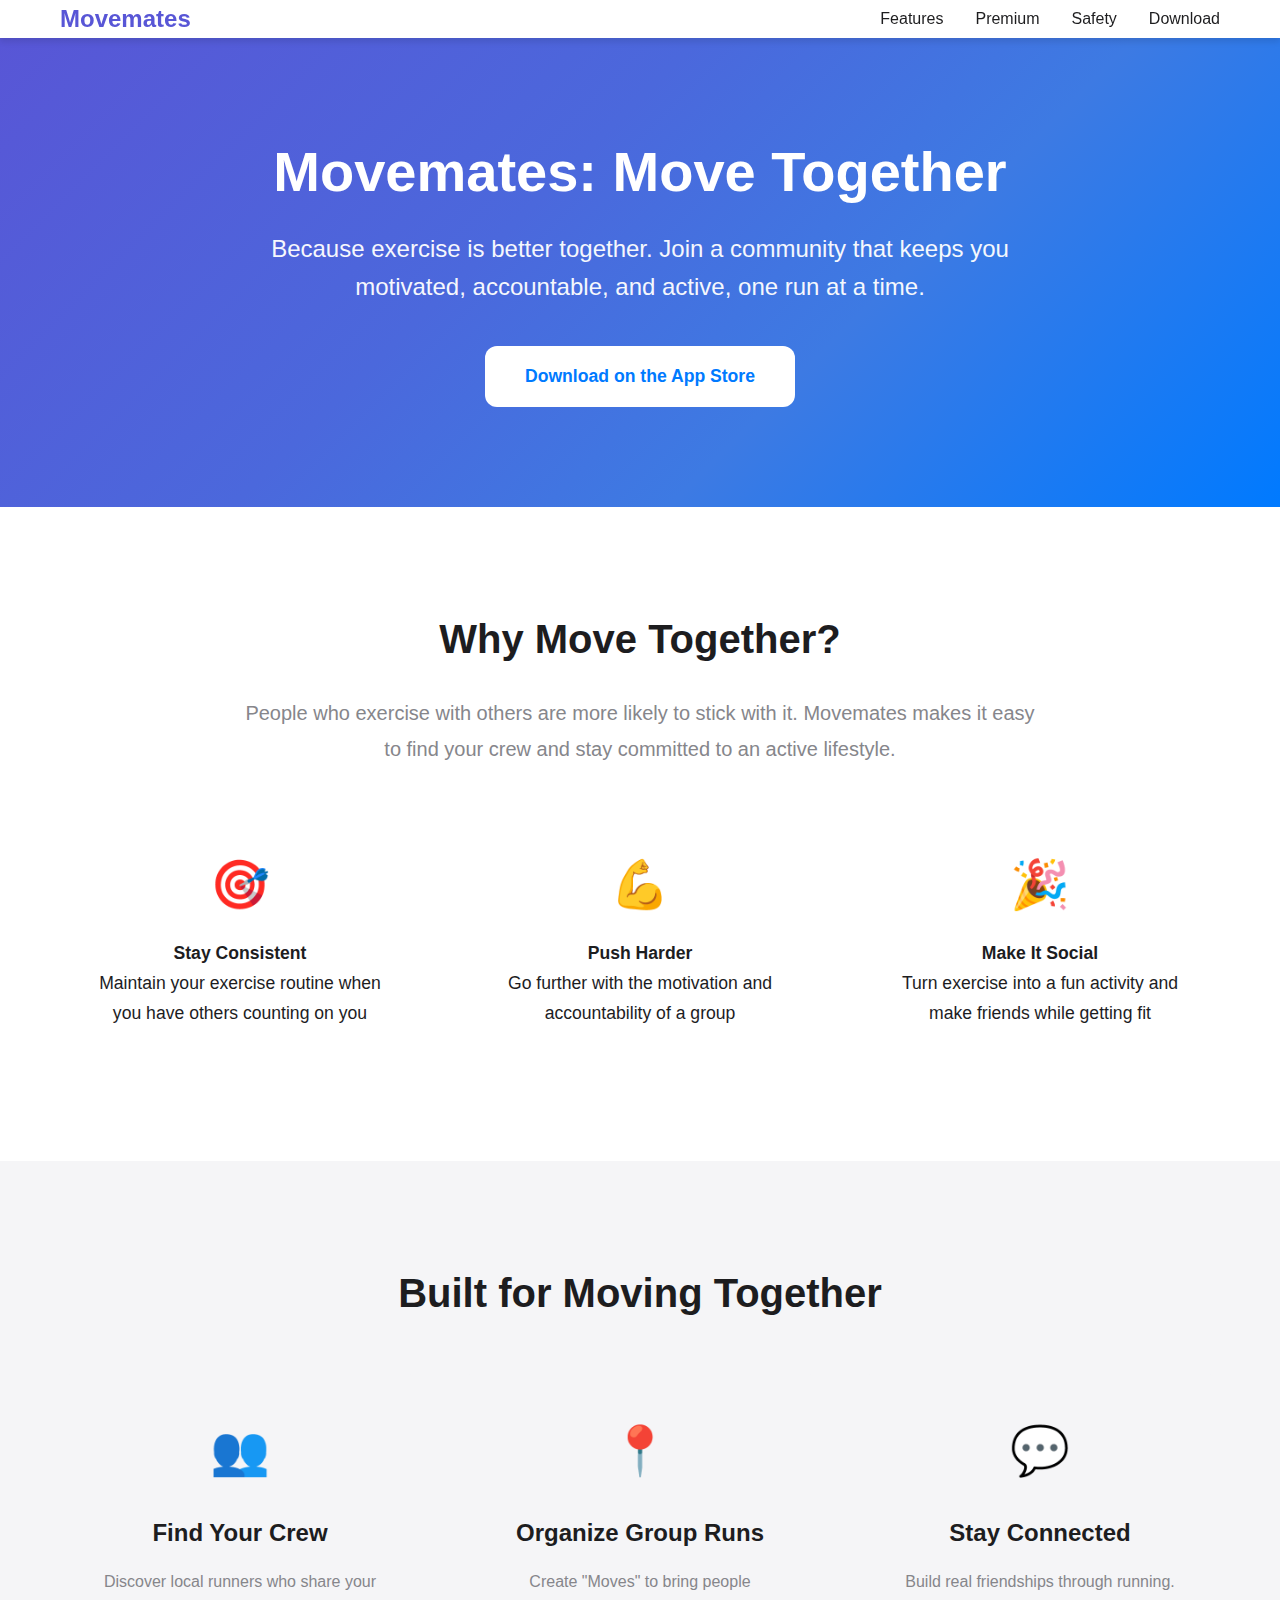
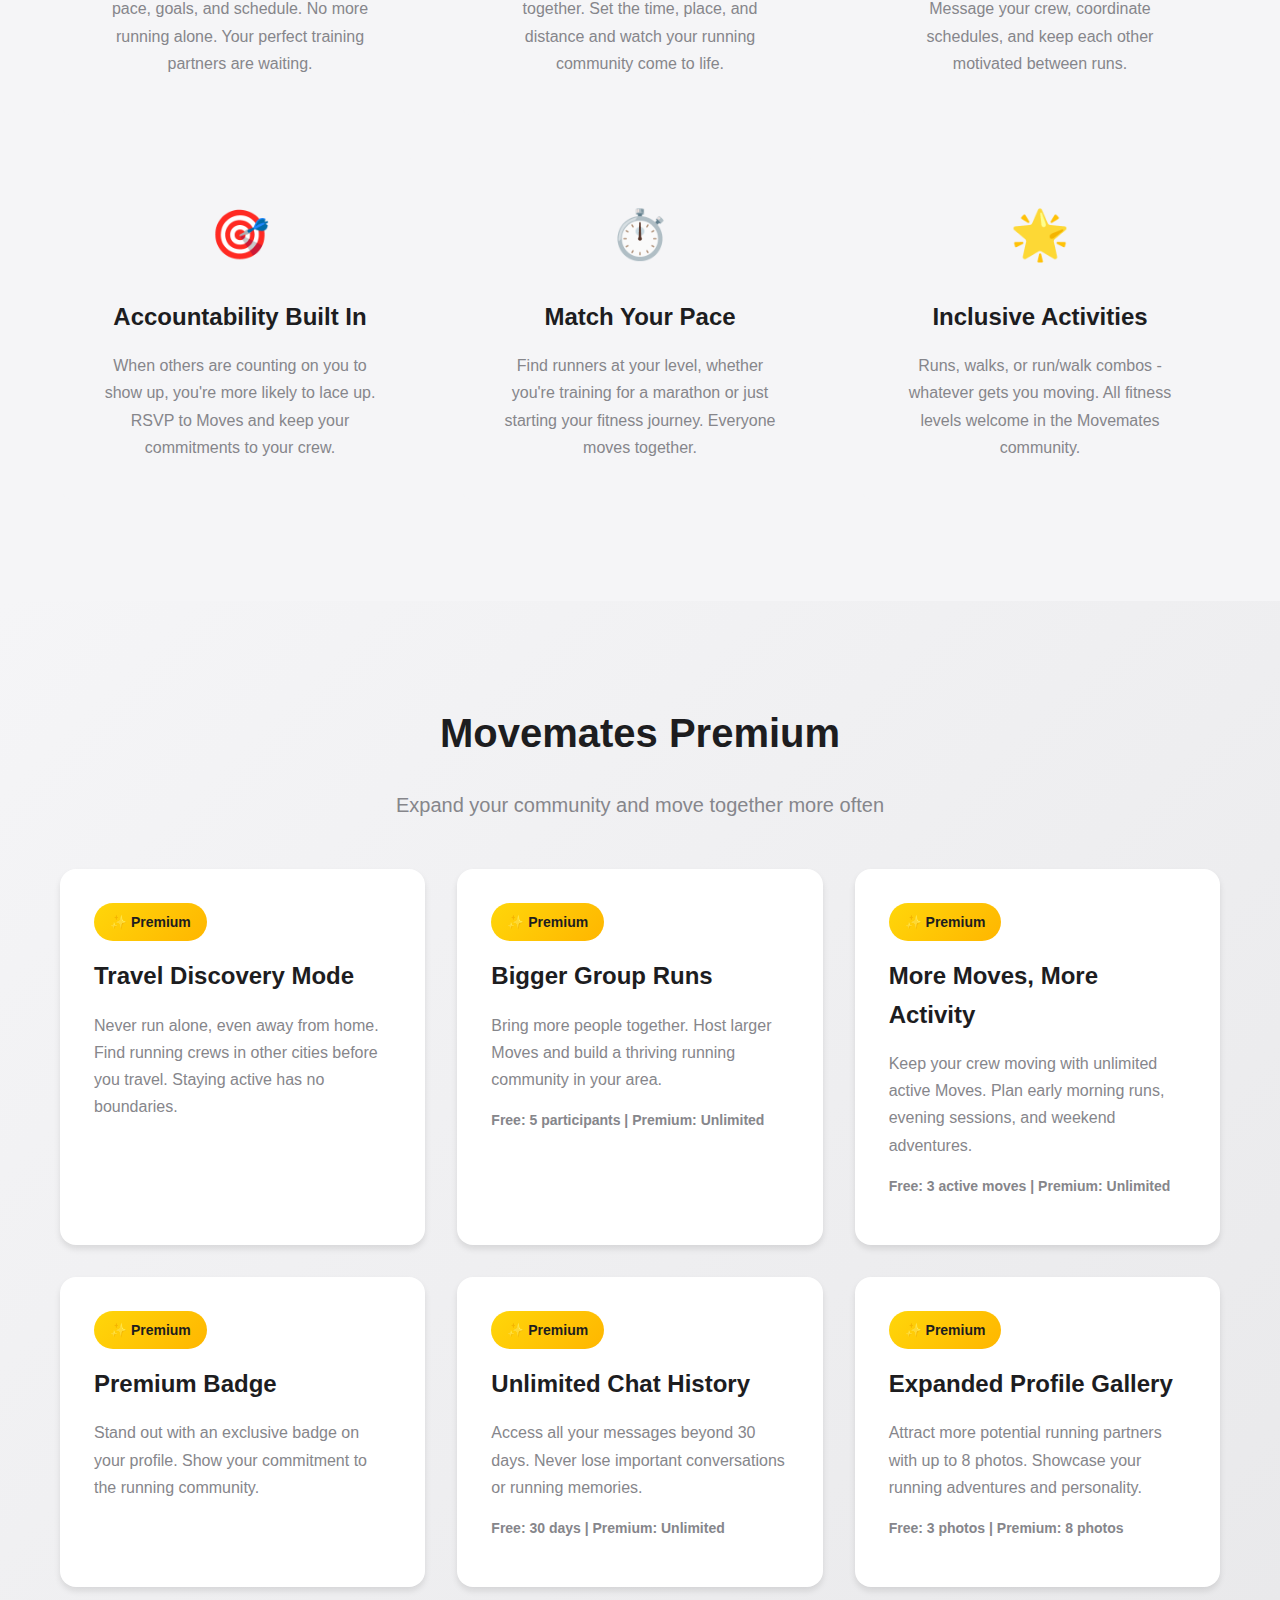
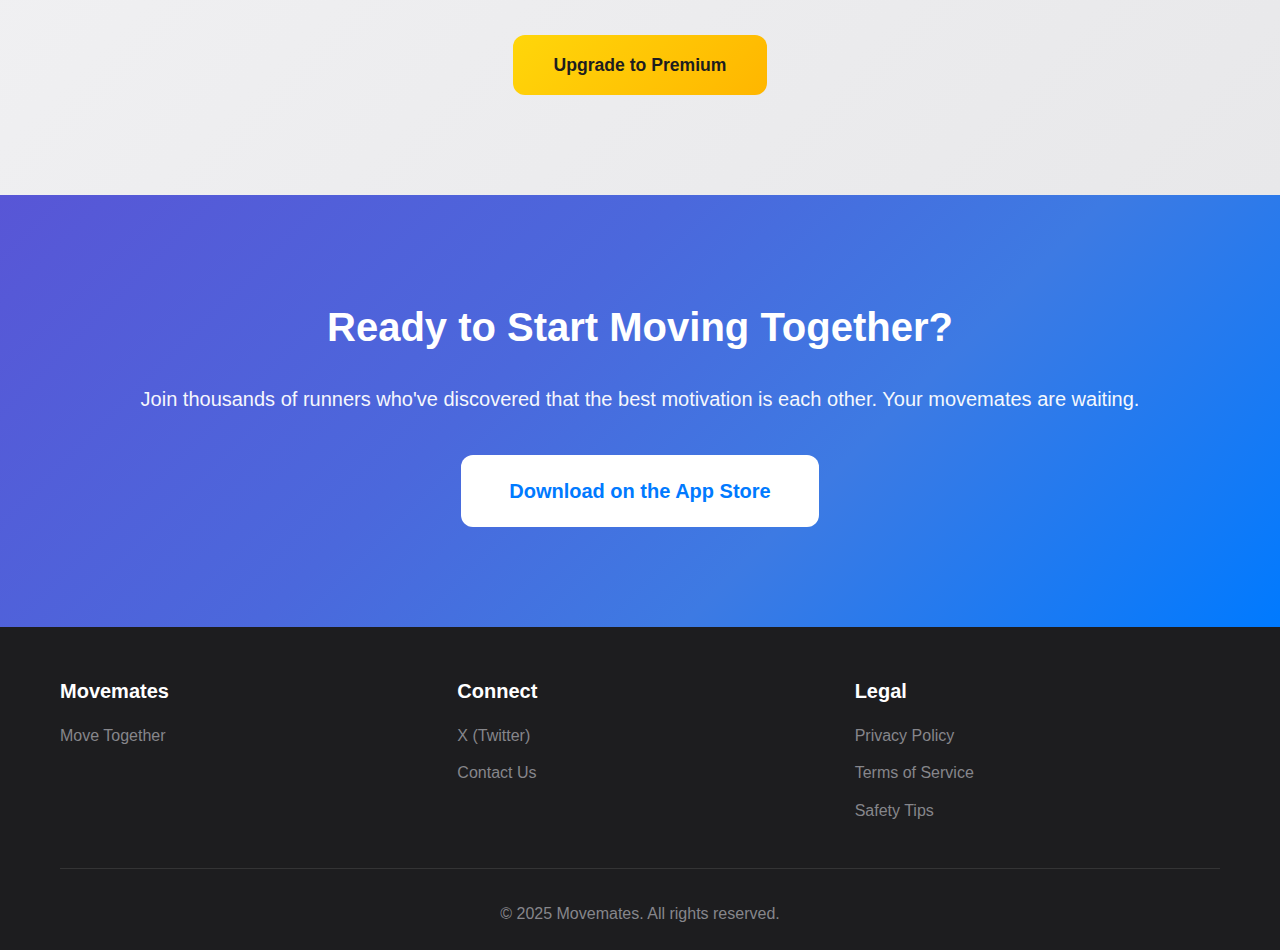
<file: index.html>
<!DOCTYPE html>
<html lang="en">
<head>
    <meta charset="UTF-8">
    <meta name="viewport" content="width=device-width, initial-scale=1.0">
    <title>Movemates - Move Together, Stay Active</title>
    <meta name="description" content="Exercise is better together. Connect with local runners, stay motivated, and build an active lifestyle through community. Move together with Movemates.">
    <link rel="stylesheet" href="styles.css">
</head>
<body>
    <!-- Header -->
    <header>
        <nav class="container">
            <a href="index.html" class="logo">Movemates</a>
            <ul class="nav-links">
                <li><a href="#features">Features</a></li>
                <li><a href="#premium">Premium</a></li>
                <li><a href="safety.html">Safety</a></li>
                <li><a href="#download">Download</a></li>
            </ul>
        </nav>
    </header>

    <!-- Hero Section -->
    <section class="hero">
        <div class="container">
            <div class="hero-content">
                <h1>Movemates: Move Together</h1>
                <p class="hero-subtitle">Because exercise is better together. Join a community that keeps you motivated, accountable, and active, one run at a time.</p>
                <div class="hero-buttons">
                    <a href="#app-store-link" class="btn btn-primary">Download on the App Store</a>
                </div>
            </div>
        </div>
    </section>

    <!-- Why Move Together Section -->
    <section class="why-together">
        <div class="container">
            <h2 class="section-title">Why Move Together?</h2>
            <p class="section-subtitle">People who exercise with others are more likely to stick with it. Movemates makes it easy to find your crew and stay committed to an active lifestyle.</p>
            <div class="benefits-grid">
                <div class="benefit-item">
                    <div class="benefit-number">🎯</div>
                    <p><strong>Stay Consistent</strong><br>Maintain your exercise routine when you have others counting on you</p>
                </div>
                <div class="benefit-item">
                    <div class="benefit-number">💪</div>
                    <p><strong>Push Harder</strong><br>Go further with the motivation and accountability of a group</p>
                </div>
                <div class="benefit-item">
                    <div class="benefit-number">🎉</div>
                    <p><strong>Make It Social</strong><br>Turn exercise into a fun activity and make friends while getting fit</p>
                </div>
            </div>
        </div>
    </section>

    <!-- Features Section -->
    <section id="features" class="features">
        <div class="container">
            <h2 class="section-title">Built for Moving Together</h2>
            <div class="features-grid">
                <div class="feature-card">
                    <div class="feature-icon">👥</div>
                    <h3>Find Your Crew</h3>
                    <p>Discover local runners who share your pace, goals, and schedule. No more running alone. Your perfect training partners are waiting.</p>
                </div>
                <div class="feature-card">
                    <div class="feature-icon">📍</div>
                    <h3>Organize Group Runs</h3>
                    <p>Create "Moves" to bring people together. Set the time, place, and distance and watch your running community come to life.</p>
                </div>
                <div class="feature-card">
                    <div class="feature-icon">💬</div>
                    <h3>Stay Connected</h3>
                    <p>Build real friendships through running. Message your crew, coordinate schedules, and keep each other motivated between runs.</p>
                </div>
                <div class="feature-card">
                    <div class="feature-icon">🎯</div>
                    <h3>Accountability Built In</h3>
                    <p>When others are counting on you to show up, you're more likely to lace up. RSVP to Moves and keep your commitments to your crew.</p>
                </div>
                <div class="feature-card">
                    <div class="feature-icon">⏱️</div>
                    <h3>Match Your Pace</h3>
                    <p>Find runners at your level, whether you're training for a marathon or just starting your fitness journey. Everyone moves together.</p>
                </div>
                <div class="feature-card">
                    <div class="feature-icon">🌟</div>
                    <h3>Inclusive Activities</h3>
                    <p>Runs, walks, or run/walk combos - whatever gets you moving. All fitness levels welcome in the Movemates community.</p>
                </div>
            </div>
        </div>
    </section>

    <!-- Premium Section -->
    <section id="premium" class="premium">
        <div class="container">
            <div class="premium-header">
                <h2 class="section-title">Movemates Premium</h2>
                <p class="premium-subtitle">Expand your community and move together more often</p>
            </div>
            <div class="premium-features">
                <div class="premium-card">
                    <div class="premium-badge">✨ Premium</div>
                    <h3>Travel Discovery Mode</h3>
                    <p>Never run alone, even away from home. Find running crews in other cities before you travel. Staying active has no boundaries.</p>
                </div>
                <div class="premium-card">
                    <div class="premium-badge">✨ Premium</div>
                    <h3>Bigger Group Runs</h3>
                    <p>Bring more people together. Host larger Moves and build a thriving running community in your area.</p>
                    <p class="limit-text">Free: 5 participants | Premium: Unlimited</p>
                </div>
                <div class="premium-card">
                    <div class="premium-badge">✨ Premium</div>
                    <h3>More Moves, More Activity</h3>
                    <p>Keep your crew moving with unlimited active Moves. Plan early morning runs, evening sessions, and weekend adventures.</p>
                    <p class="limit-text">Free: 3 active moves | Premium: Unlimited</p>
                </div>
                <div class="premium-card">
                    <div class="premium-badge">✨ Premium</div>
                    <h3>Premium Badge</h3>
                    <p>Stand out with an exclusive badge on your profile. Show your commitment to the running community.</p>
                </div>
                <div class="premium-card">
                    <div class="premium-badge">✨ Premium</div>
                    <h3>Unlimited Chat History</h3>
                    <p>Access all your messages beyond 30 days. Never lose important conversations or running memories.</p>
                    <p class="limit-text">Free: 30 days | Premium: Unlimited</p>
                </div>
                <div class="premium-card">
                    <div class="premium-badge">✨ Premium</div>
                    <h3>Expanded Profile Gallery</h3>
                    <p>Attract more potential running partners with up to 8 photos. Showcase your running adventures and personality.</p>
                    <p class="limit-text">Free: 3 photos | Premium: 8 photos</p>
                </div>
            </div>
            <div class="premium-cta">
                <a href="#app-store-link" class="btn btn-premium">Upgrade to Premium</a>
            </div>
        </div>
    </section>

    <!-- Download Section -->
    <section id="download" class="download">
        <div class="container">
            <h2 class="section-title">Ready to Start Moving Together?</h2>
            <p class="download-subtitle">Join thousands of runners who've discovered that the best motivation is each other. Your movemates are waiting.</p>
            <a href="#app-store-link" class="btn btn-primary btn-large">Download on the App Store</a>
        </div>
    </section>

    <!-- Footer -->
    <footer>
        <div class="container">
            <div class="footer-content">
                <div class="footer-section">
                    <h4>Movemates</h4>
                    <p>Move Together</p>
                </div>
                <div class="footer-section">
                    <h4>Connect</h4>
                    <ul class="footer-links">
                        <li><a href="#x-link" target="_blank">X (Twitter)</a></li>
                        <li><a href="mailto:contact@movemates.app">Contact Us</a></li>
                    </ul>
                </div>
                <div class="footer-section">
                    <h4>Legal</h4>
                    <ul class="footer-links">
                        <li><a href="privacy.html">Privacy Policy</a></li>
                        <li><a href="terms.html">Terms of Service</a></li>
                        <li><a href="safety.html">Safety Tips</a></li>
                    </ul>
                </div>
            </div>
            <div class="footer-bottom">
                <p>&copy; 2025 Movemates. All rights reserved.</p>
            </div>
        </div>
    </footer>
</body>
</html>
</file>
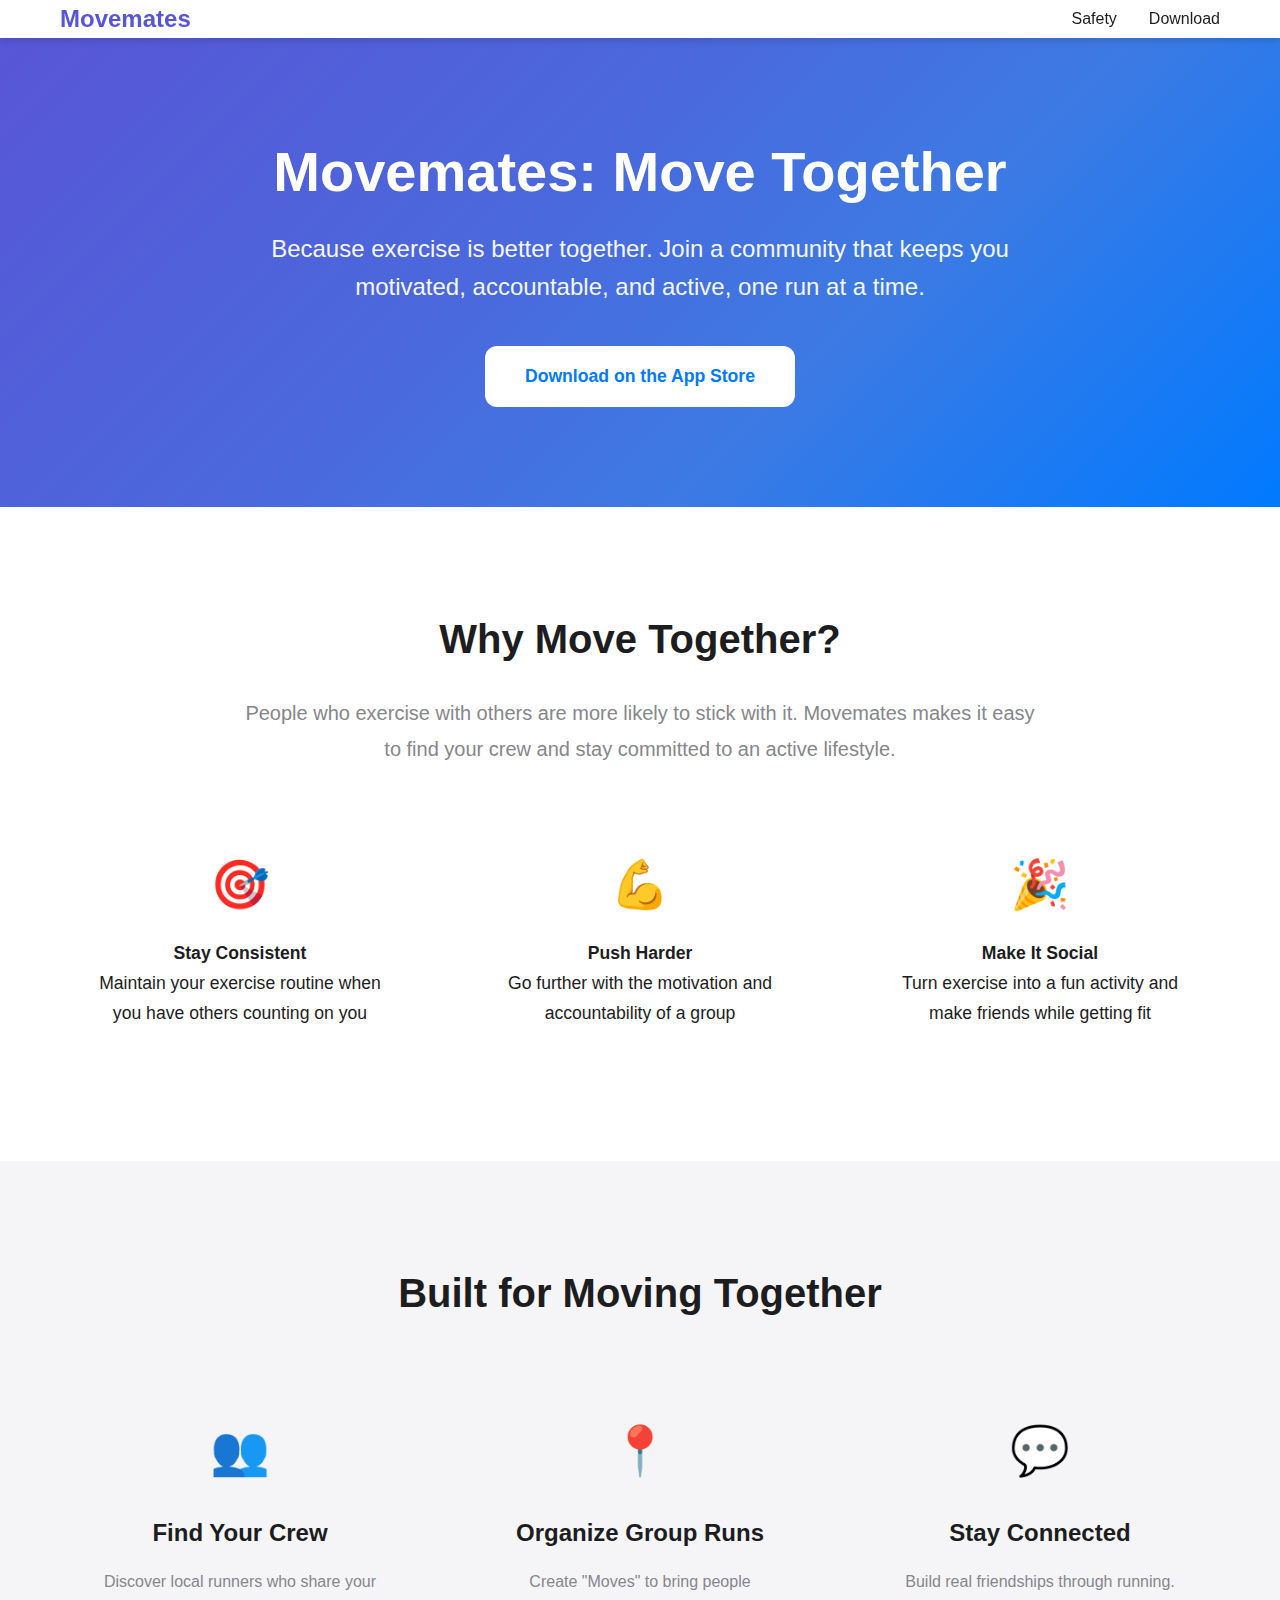
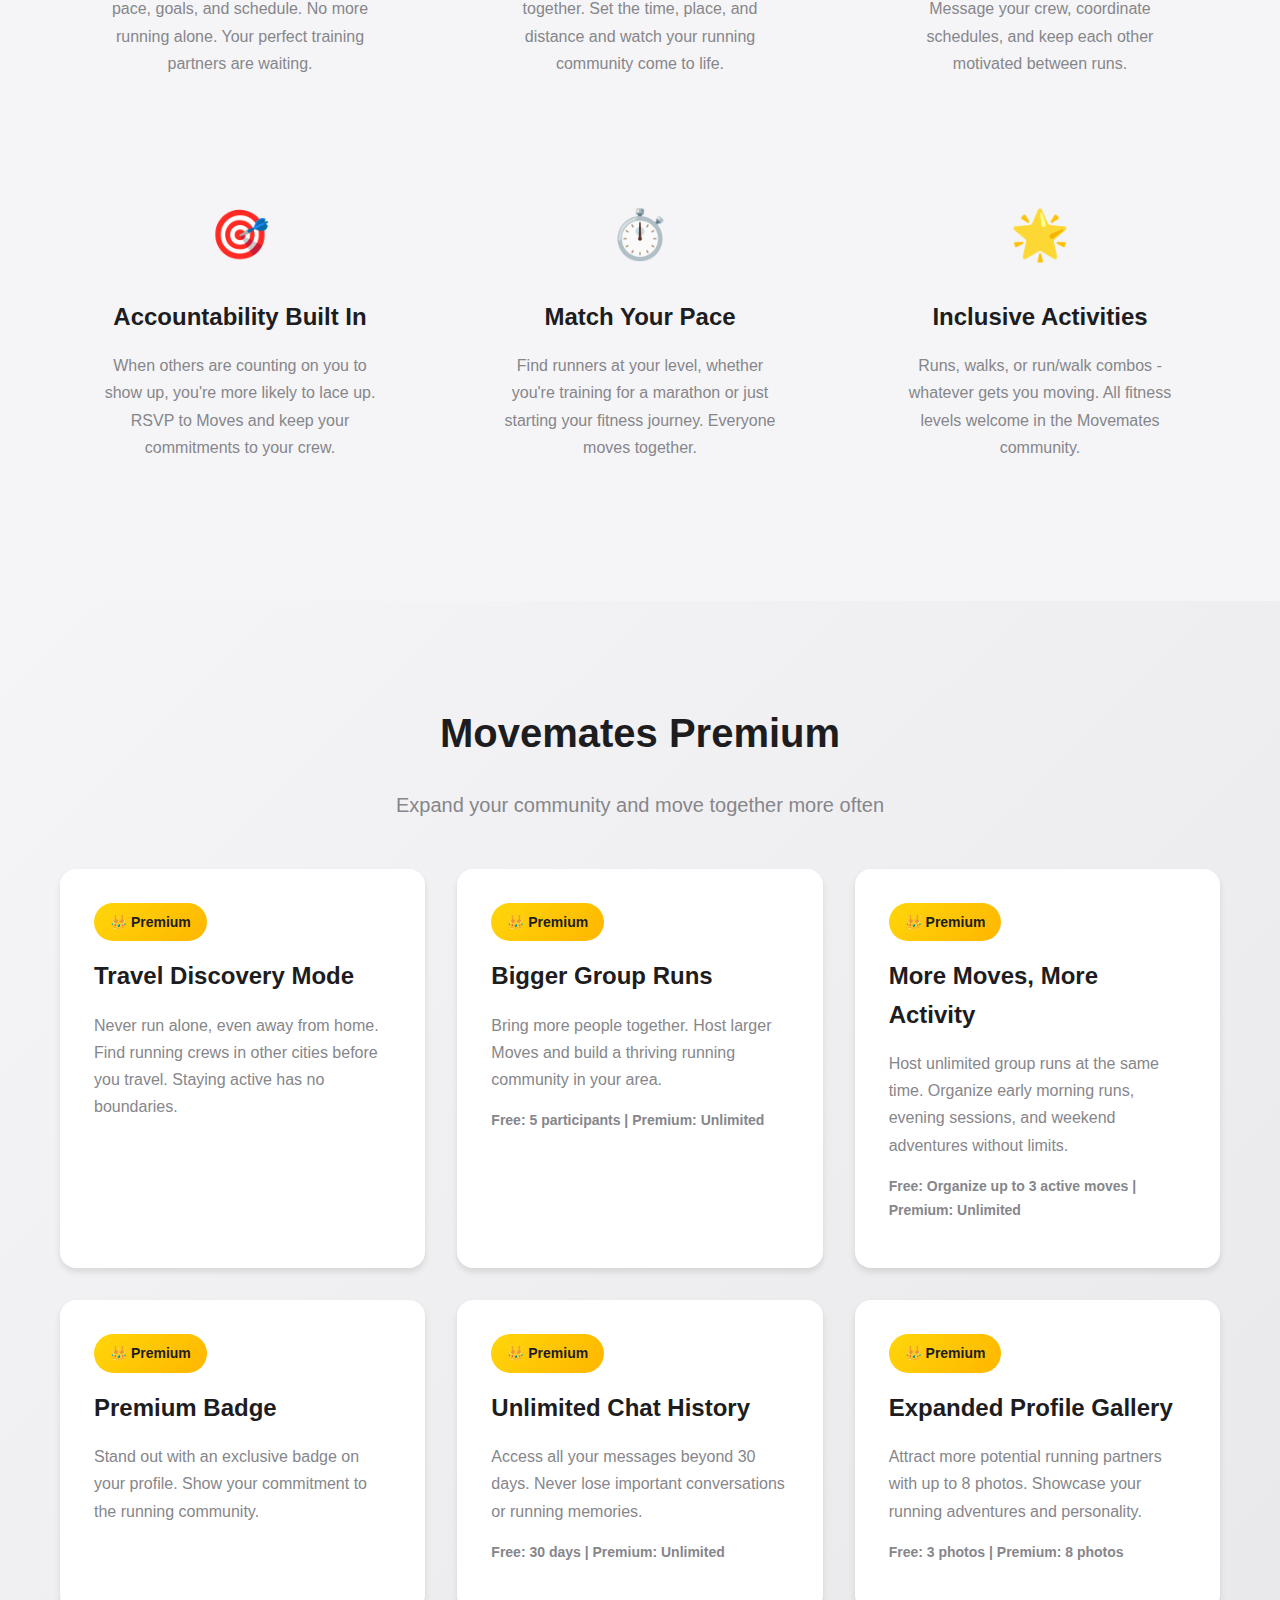
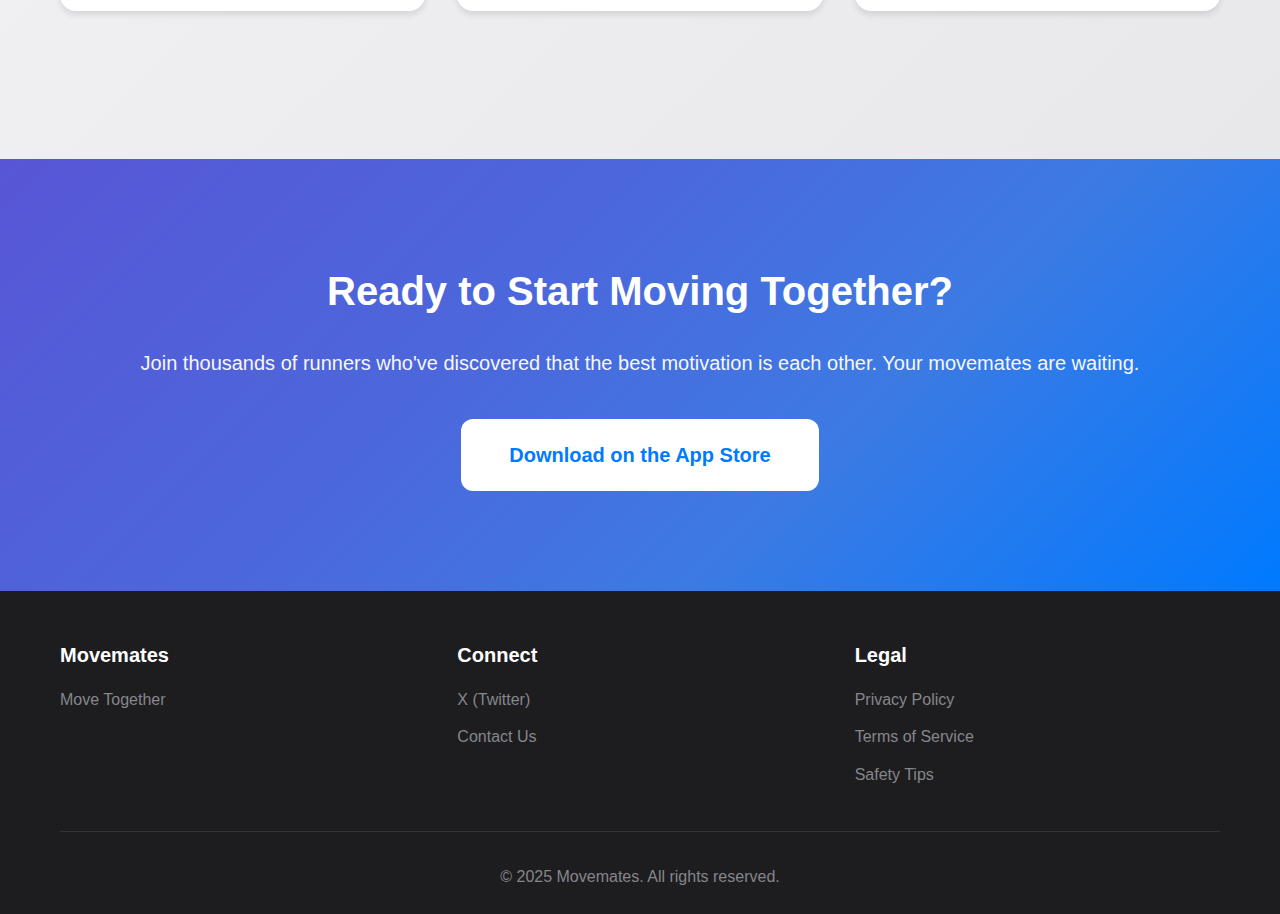
<file: public/index.html>
<!DOCTYPE html>
<html lang="en">
<head>
    <meta charset="UTF-8">
    <meta name="viewport" content="width=device-width, initial-scale=1.0">
    <title>Movemates - Move Together, Stay Active</title>
    <meta name="description" content="Exercise is better together. Connect with local runners, stay motivated, and build an active lifestyle through community. Move together with Movemates.">
    <link rel="stylesheet" href="styles.css">
</head>
<body>
    <!-- Header -->
    <header>
        <nav class="container">
            <a href="index.html" class="logo">Movemates</a>
            <ul class="nav-links">
                <li><a href="safety.html">Safety</a></li>
                <li><a href="#download">Download</a></li>
            </ul>
        </nav>
    </header>

    <!-- Hero Section -->
    <section class="hero">
        <div class="container">
            <div class="hero-content">
                <h1>Movemates: Move Together</h1>
                <p class="hero-subtitle">Because exercise is better together. Join a community that keeps you motivated, accountable, and active, one run at a time.</p>
                <div class="hero-buttons">
                    <a href="#app-store-link" class="btn btn-primary">Download on the App Store</a>
                </div>
            </div>
        </div>
    </section>

    <!-- Why Move Together Section -->
    <section class="why-together">
        <div class="container">
            <h2 class="section-title">Why Move Together?</h2>
            <p class="section-subtitle">People who exercise with others are more likely to stick with it. Movemates makes it easy to find your crew and stay committed to an active lifestyle.</p>
            <div class="benefits-grid">
                <div class="benefit-item">
                    <div class="benefit-number">🎯</div>
                    <p><strong>Stay Consistent</strong><br>Maintain your exercise routine when you have others counting on you</p>
                </div>
                <div class="benefit-item">
                    <div class="benefit-number">💪</div>
                    <p><strong>Push Harder</strong><br>Go further with the motivation and accountability of a group</p>
                </div>
                <div class="benefit-item">
                    <div class="benefit-number">🎉</div>
                    <p><strong>Make It Social</strong><br>Turn exercise into a fun activity and make friends while getting fit</p>
                </div>
            </div>
        </div>
    </section>

    <!-- Features Section -->
    <section id="features" class="features">
        <div class="container">
            <h2 class="section-title">Built for Moving Together</h2>
            <div class="features-grid">
                <div class="feature-card">
                    <div class="feature-icon">👥</div>
                    <h3>Find Your Crew</h3>
                    <p>Discover local runners who share your pace, goals, and schedule. No more running alone. Your perfect training partners are waiting.</p>
                </div>
                <div class="feature-card">
                    <div class="feature-icon">📍</div>
                    <h3>Organize Group Runs</h3>
                    <p>Create "Moves" to bring people together. Set the time, place, and distance and watch your running community come to life.</p>
                </div>
                <div class="feature-card">
                    <div class="feature-icon">💬</div>
                    <h3>Stay Connected</h3>
                    <p>Build real friendships through running. Message your crew, coordinate schedules, and keep each other motivated between runs.</p>
                </div>
                <div class="feature-card">
                    <div class="feature-icon">🎯</div>
                    <h3>Accountability Built In</h3>
                    <p>When others are counting on you to show up, you're more likely to lace up. RSVP to Moves and keep your commitments to your crew.</p>
                </div>
                <div class="feature-card">
                    <div class="feature-icon">⏱️</div>
                    <h3>Match Your Pace</h3>
                    <p>Find runners at your level, whether you're training for a marathon or just starting your fitness journey. Everyone moves together.</p>
                </div>
                <div class="feature-card">
                    <div class="feature-icon">🌟</div>
                    <h3>Inclusive Activities</h3>
                    <p>Runs, walks, or run/walk combos - whatever gets you moving. All fitness levels welcome in the Movemates community.</p>
                </div>
            </div>
        </div>
    </section>

    <!-- Premium Section -->
    <section id="premium" class="premium">
        <div class="container">
            <div class="premium-header">
                <h2 class="section-title">Movemates Premium</h2>
                <p class="premium-subtitle">Expand your community and move together more often</p>
            </div>
            <div class="premium-features">
                <div class="premium-card">
                    <div class="premium-badge">👑 Premium</div>
                    <h3>Travel Discovery Mode</h3>
                    <p>Never run alone, even away from home. Find running crews in other cities before you travel. Staying active has no boundaries.</p>
                </div>
                <div class="premium-card">
                    <div class="premium-badge">👑 Premium</div>
                    <h3>Bigger Group Runs</h3>
                    <p>Bring more people together. Host larger Moves and build a thriving running community in your area.</p>
                    <p class="limit-text">Free: 5 participants | Premium: Unlimited</p>
                </div>
                <div class="premium-card">
                    <div class="premium-badge">👑 Premium</div>
                    <h3>More Moves, More Activity</h3>
                    <p>Host unlimited group runs at the same time. Organize early morning runs, evening sessions, and weekend adventures without limits.</p>
                    <p class="limit-text">Free: Organize up to 3 active moves | Premium: Unlimited</p>
                </div>
                <div class="premium-card">
                    <div class="premium-badge">👑 Premium</div>
                    <h3>Premium Badge</h3>
                    <p>Stand out with an exclusive badge on your profile. Show your commitment to the running community.</p>
                </div>
                <div class="premium-card">
                    <div class="premium-badge">👑 Premium</div>
                    <h3>Unlimited Chat History</h3>
                    <p>Access all your messages beyond 30 days. Never lose important conversations or running memories.</p>
                    <p class="limit-text">Free: 30 days | Premium: Unlimited</p>
                </div>
                <div class="premium-card">
                    <div class="premium-badge">👑 Premium</div>
                    <h3>Expanded Profile Gallery</h3>
                    <p>Attract more potential running partners with up to 8 photos. Showcase your running adventures and personality.</p>
                    <p class="limit-text">Free: 3 photos | Premium: 8 photos</p>
                </div>
            </div>
        </div>
    </section>

    <!-- Download Section -->
    <section id="download" class="download">
        <div class="container">
            <h2 class="section-title">Ready to Start Moving Together?</h2>
            <p class="download-subtitle">Join thousands of runners who've discovered that the best motivation is each other. Your movemates are waiting.</p>
            <a href="#app-store-link" class="btn btn-primary btn-large">Download on the App Store</a>
        </div>
    </section>

    <!-- Footer -->
    <footer>
        <div class="container">
            <div class="footer-content">
                <div class="footer-section">
                    <h4>Movemates</h4>
                    <p>Move Together</p>
                </div>
                <div class="footer-section">
                    <h4>Connect</h4>
                    <ul class="footer-links">
                        <li><a href="https://x.com/movemates_app" target="_blank">X (Twitter)</a></li>
                        <li><a href="mailto:contact@movemates.app">Contact Us</a></li>
                    </ul>
                </div>
                <div class="footer-section">
                    <h4>Legal</h4>
                    <ul class="footer-links">
                        <li><a href="privacy.html">Privacy Policy</a></li>
                        <li><a href="terms.html">Terms of Service</a></li>
                        <li><a href="safety.html">Safety Tips</a></li>
                    </ul>
                </div>
            </div>
            <div class="footer-bottom">
                <p>&copy; 2025 Movemates. All rights reserved.</p>
            </div>
        </div>
    </footer>
</body>
</html>
</file>
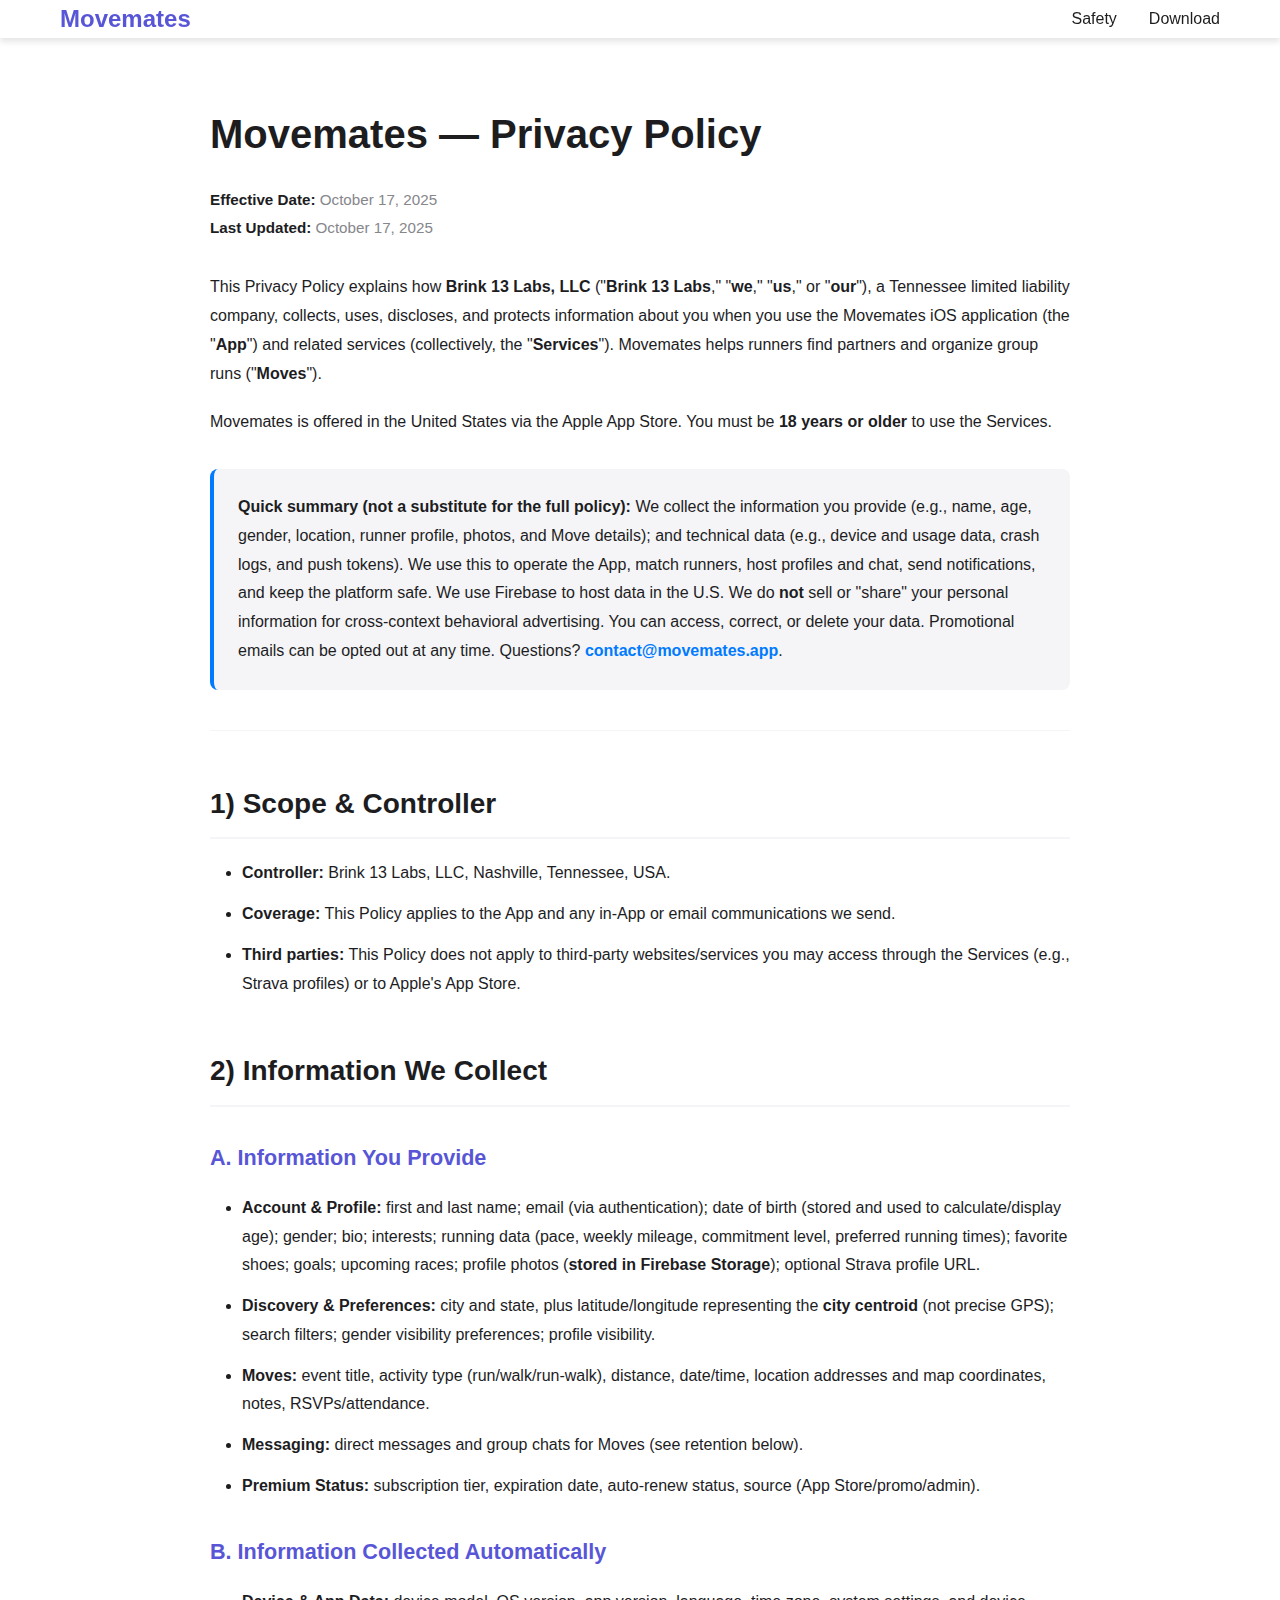
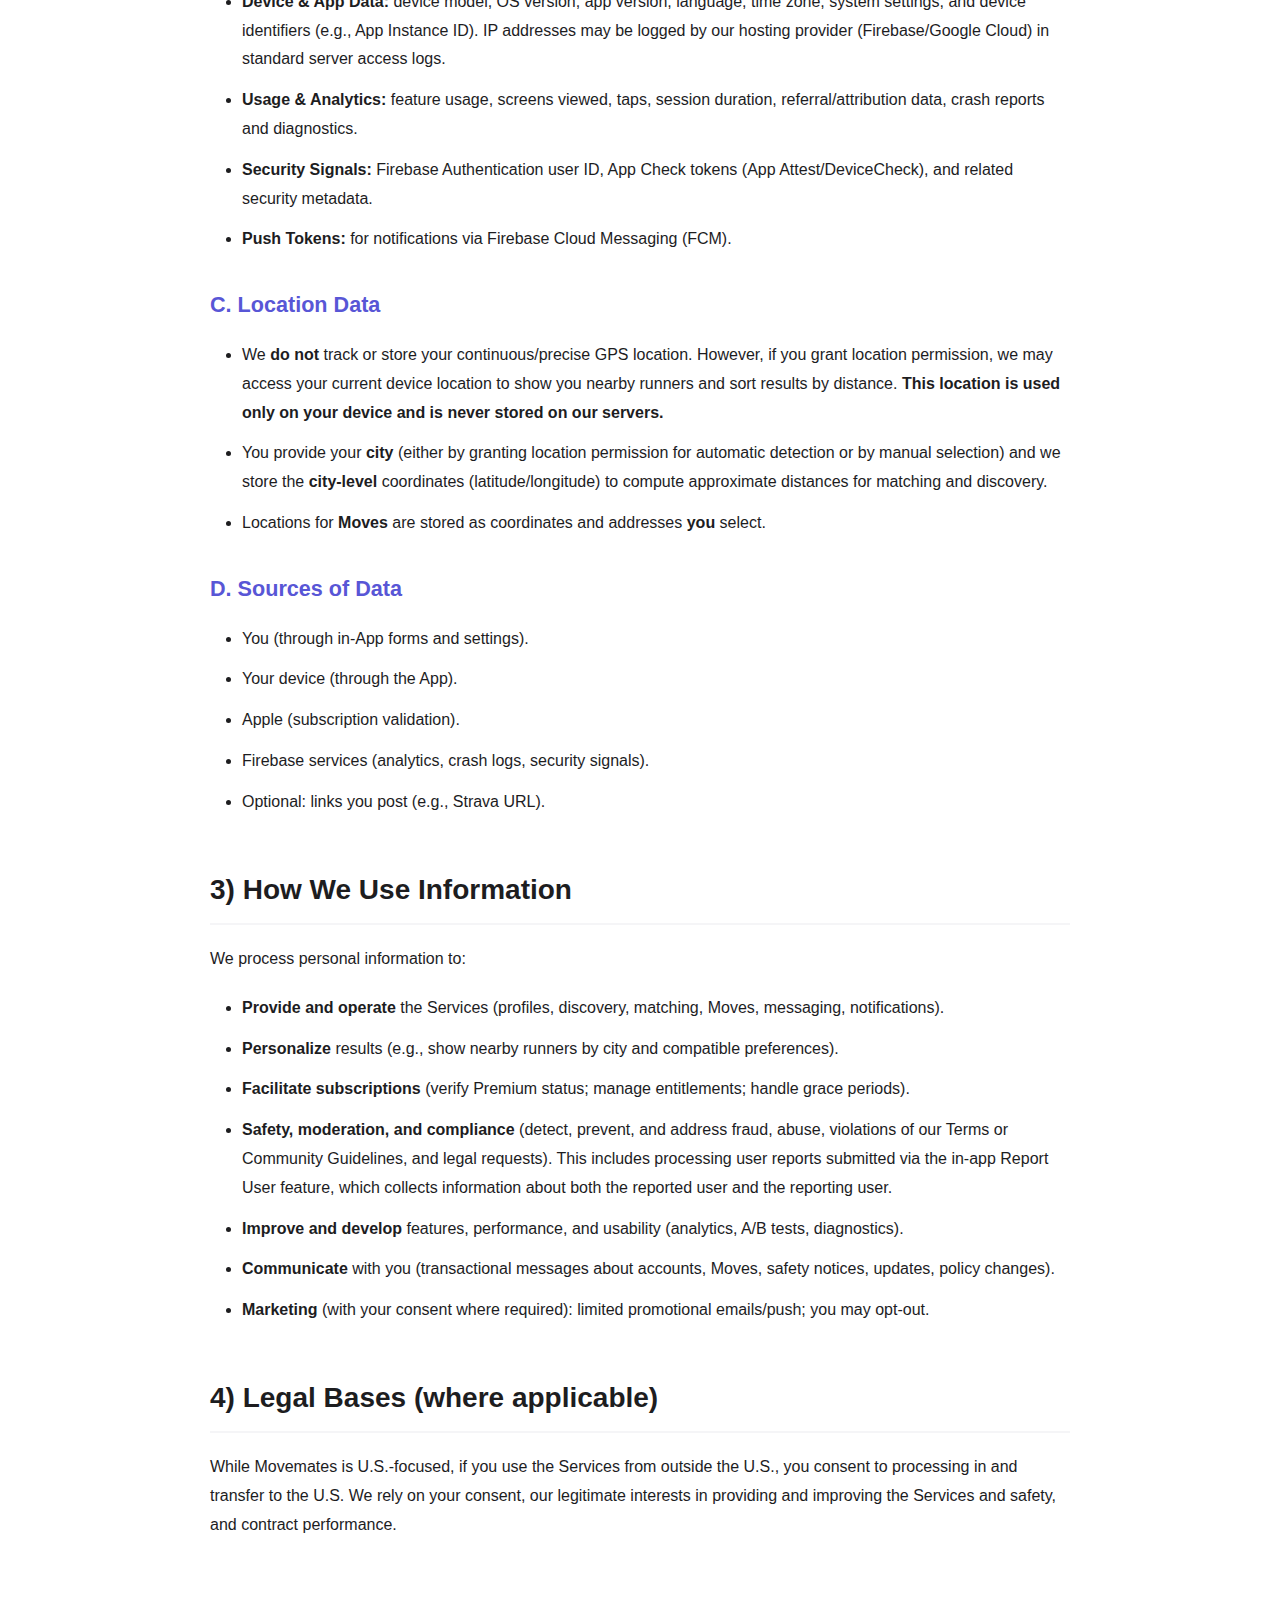
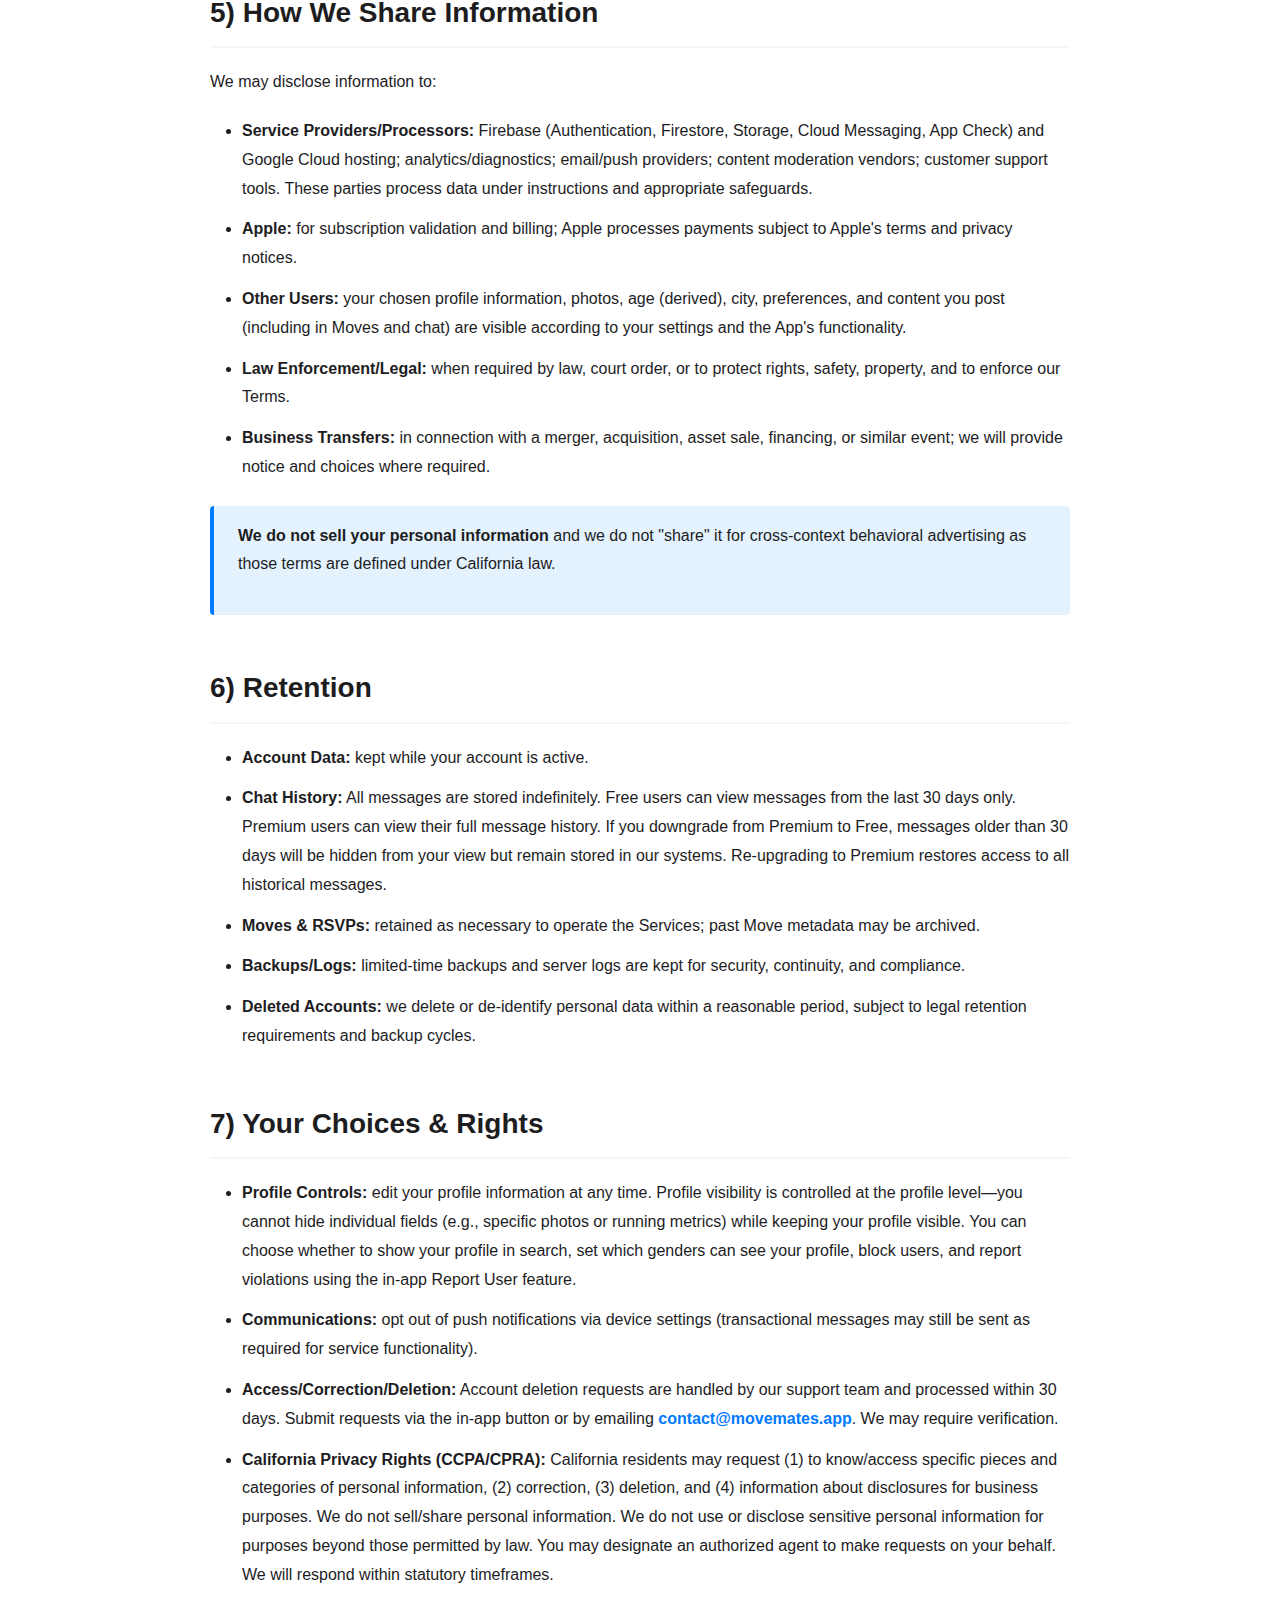
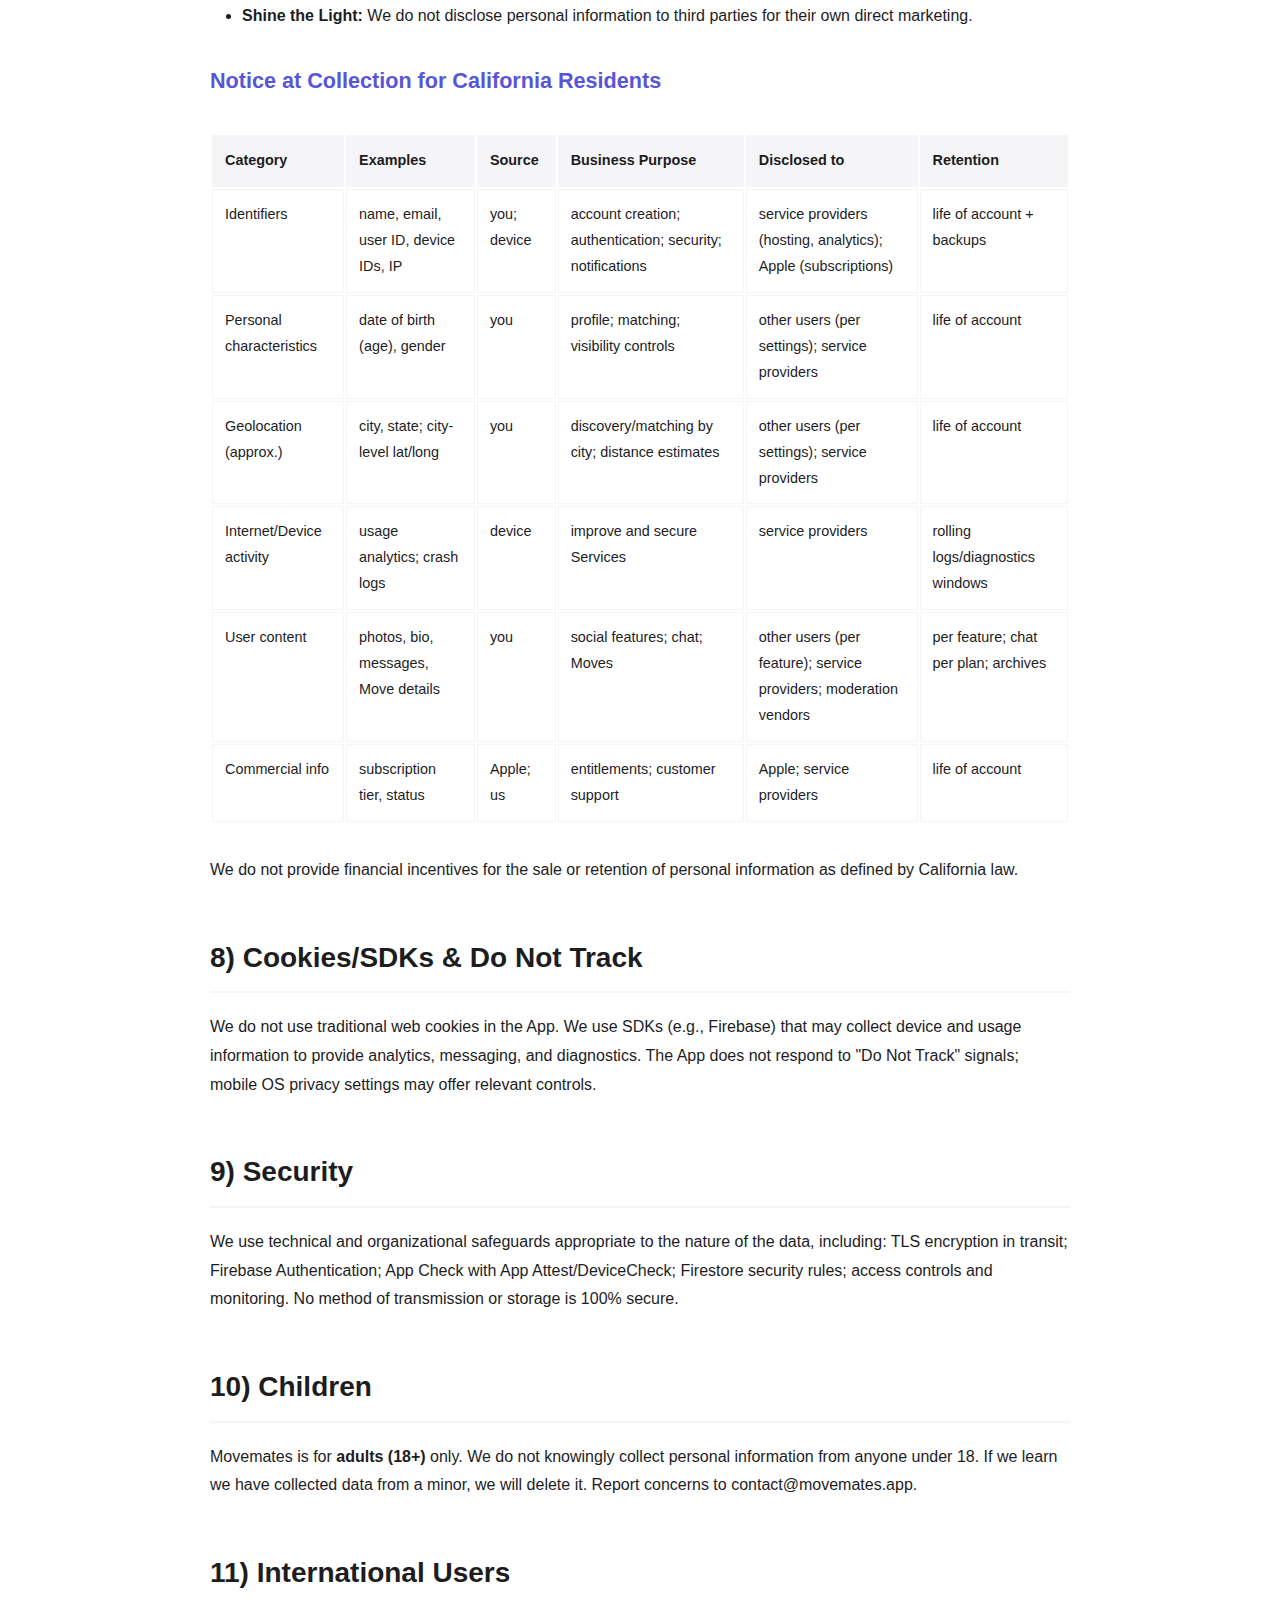
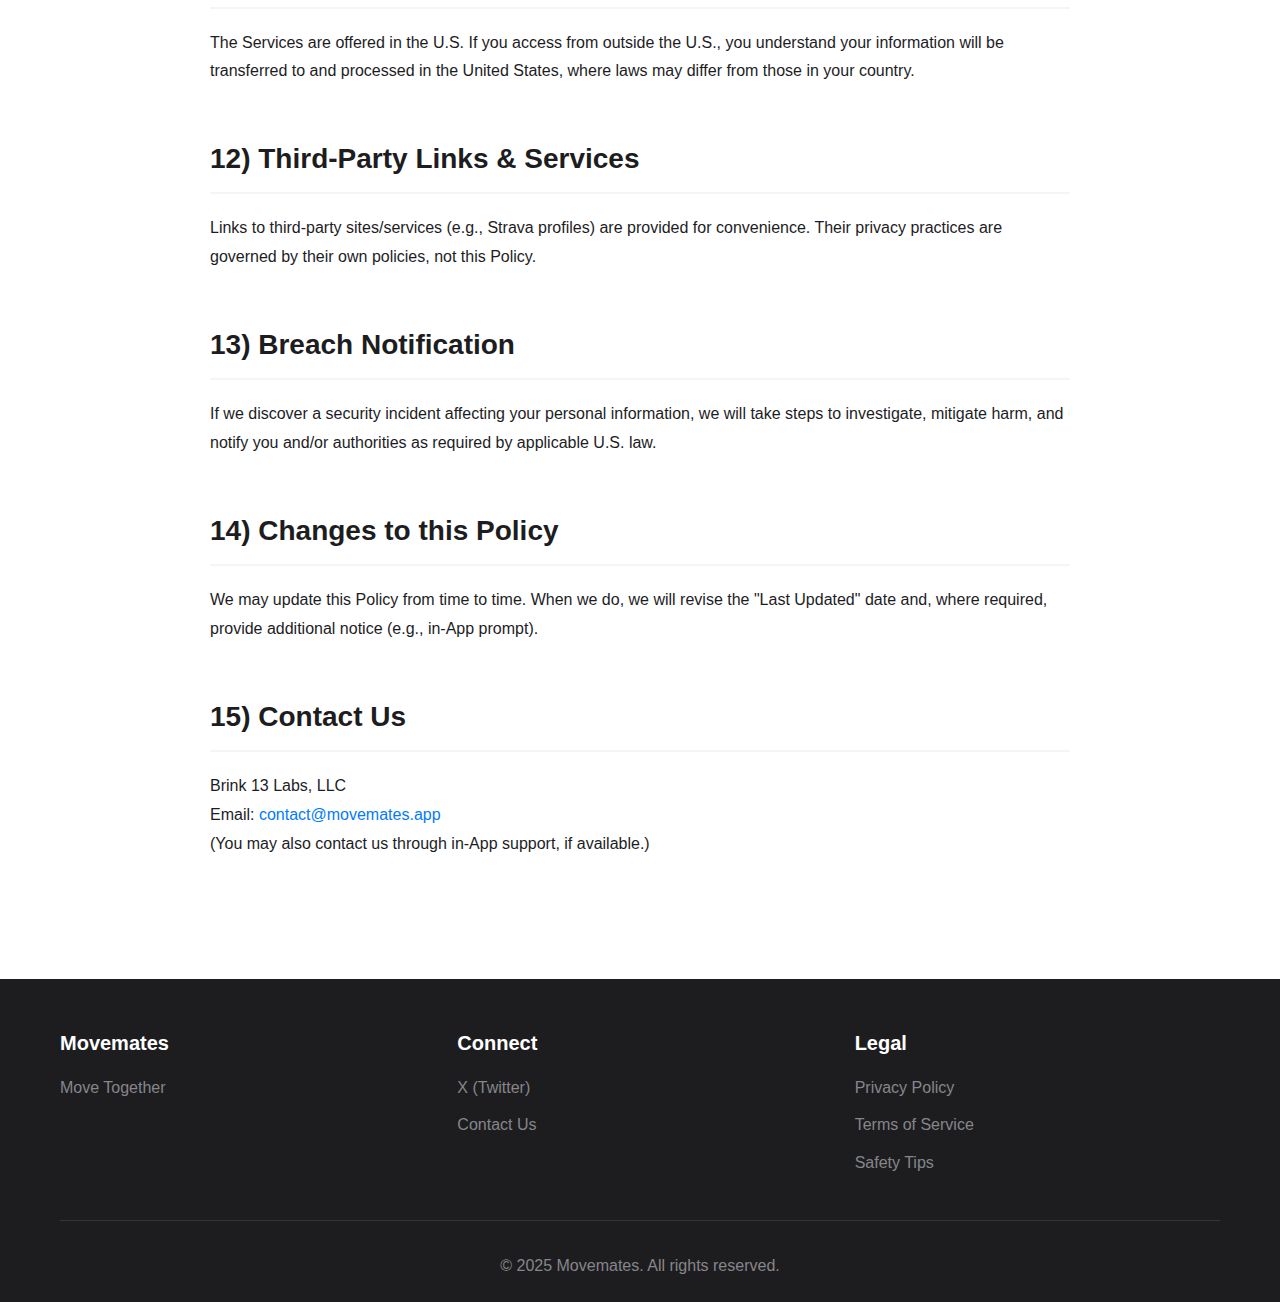
<file: privacy.html>
<!DOCTYPE html>
<html lang="en">
<head>
    <meta charset="UTF-8">
    <meta name="viewport" content="width=device-width, initial-scale=1.0">
    <title>Privacy Policy - Movemates</title>
    <meta name="description" content="Movemates Privacy Policy - Learn how Brink 13 Labs, LLC collects, uses, and protects your information.">
    <link rel="stylesheet" href="styles.css">
    <style>
        .privacy-content {
            max-width: 900px;
            margin: 0 auto;
            padding: 60px 20px 100px;
            line-height: 1.8;
        }

        .privacy-content h1 {
            font-size: 2.5rem;
            margin-bottom: 1rem;
            color: var(--text-dark);
        }

        .privacy-dates {
            color: var(--text-light);
            margin-bottom: 2rem;
            font-size: 0.95rem;
        }

        .privacy-content h2 {
            font-size: 1.75rem;
            margin-top: 3rem;
            margin-bottom: 1.25rem;
            color: var(--text-dark);
            border-bottom: 2px solid var(--bg-light);
            padding-bottom: 0.5rem;
        }

        .privacy-content h3 {
            font-size: 1.35rem;
            margin-top: 2rem;
            margin-bottom: 1rem;
            color: var(--secondary-color);
        }

        .privacy-content p {
            margin-bottom: 1.25rem;
            color: var(--text-dark);
        }

        .privacy-content ul, .privacy-content ol {
            margin-bottom: 1.5rem;
            padding-left: 2rem;
        }

        .privacy-content li {
            margin-bottom: 0.75rem;
            color: var(--text-dark);
        }

        .privacy-content strong {
            color: var(--text-dark);
            font-weight: 600;
        }

        .privacy-content a {
            color: var(--primary-color);
            text-decoration: none;
        }

        .privacy-content a:hover {
            text-decoration: underline;
        }

        .privacy-summary {
            background-color: var(--bg-light);
            border-left: 4px solid var(--primary-color);
            padding: 1.5rem;
            margin: 2rem 0;
            border-radius: 8px;
        }

        .privacy-summary p {
            margin-bottom: 0;
        }

        .privacy-content hr {
            border: none;
            border-top: 1px solid var(--bg-light);
            margin: 2.5rem 0;
        }

        .privacy-table {
            width: 100%;
            border-collapse: collapse;
            margin: 2rem 0;
            font-size: 0.9rem;
            overflow-x: auto;
            display: block;
        }

        .privacy-table table {
            width: 100%;
            min-width: 800px;
        }

        .privacy-table th,
        .privacy-table td {
            border: 1px solid var(--bg-light);
            padding: 0.75rem;
            text-align: left;
            vertical-align: top;
        }

        .privacy-table th {
            background-color: var(--bg-light);
            font-weight: 600;
            color: var(--text-dark);
        }

        .privacy-table td {
            color: var(--text-dark);
        }

        .privacy-highlight {
            background-color: #E3F2FD;
            border-left: 4px solid var(--primary-color);
            padding: 1rem 1.5rem;
            margin: 1.5rem 0;
            border-radius: 4px;
        }

        @media (max-width: 768px) {
            .privacy-content h1 {
                font-size: 2rem;
            }

            .privacy-content h2 {
                font-size: 1.5rem;
            }

            .privacy-content h3 {
                font-size: 1.2rem;
            }

            .privacy-table {
                font-size: 0.85rem;
            }
        }
    </style>
</head>
<body>
    <!-- Header -->
    <header>
        <nav class="container">
            <a href="index.html" class="logo">Movemates</a>
            <ul class="nav-links">
                <li><a href="safety.html">Safety</a></li>
                <li><a href="index.html#download">Download</a></li>
            </ul>
        </nav>
    </header>

    <!-- Privacy Policy Content -->
    <div class="privacy-content">
        <h1>Movemates — Privacy Policy</h1>

        <div class="privacy-dates">
            <strong>Effective Date:</strong> October 17, 2025<br>
            <strong>Last Updated:</strong> October 17, 2025
        </div>

        <p>This Privacy Policy explains how <strong>Brink 13 Labs, LLC</strong> ("<strong>Brink 13 Labs</strong>," "<strong>we</strong>," "<strong>us</strong>," or "<strong>our</strong>"), a Tennessee limited liability company, collects, uses, discloses, and protects information about you when you use the Movemates iOS application (the "<strong>App</strong>") and related services (collectively, the "<strong>Services</strong>"). Movemates helps runners find partners and organize group runs ("<strong>Moves</strong>").</p>

        <p>Movemates is offered in the United States via the Apple App Store. You must be <strong>18 years or older</strong> to use the Services.</p>

        <div class="privacy-summary">
            <p><strong>Quick summary (not a substitute for the full policy):</strong> We collect the information you provide (e.g., name, age, gender, location, runner profile, photos, and Move details); and technical data (e.g., device and usage data, crash logs, and push tokens). We use this to operate the App, match runners, host profiles and chat, send notifications, and keep the platform safe. We use Firebase to host data in the U.S. We do <strong>not</strong> sell or "share" your personal information for cross-context behavioral advertising. You can access, correct, or delete your data. Promotional emails can be opted out at any time. Questions? <strong><a href="mailto:contact@movemates.app">contact@movemates.app</a></strong>.</p>
        </div>

        <hr>

        <h2>1) Scope &amp; Controller</h2>
        <ul>
            <li><strong>Controller:</strong> Brink 13 Labs, LLC, Nashville, Tennessee, USA.</li>
            <li><strong>Coverage:</strong> This Policy applies to the App and any in-App or email communications we send.</li>
            <li><strong>Third parties:</strong> This Policy does not apply to third-party websites/services you may access through the Services (e.g., Strava profiles) or to Apple's App Store.</li>
        </ul>

        <h2>2) Information We Collect</h2>

        <h3>A. Information You Provide</h3>
        <ul>
            <li><strong>Account &amp; Profile:</strong> first and last name; email (via authentication); date of birth (stored and used to calculate/display age); gender; bio; interests; running data (pace, weekly mileage, commitment level, preferred running times); favorite shoes; goals; upcoming races; profile photos (<strong>stored in Firebase Storage</strong>); optional Strava profile URL.</li>
            <li><strong>Discovery &amp; Preferences:</strong> city and state, plus latitude/longitude representing the <strong>city centroid</strong> (not precise GPS); search filters; gender visibility preferences; profile visibility.</li>
            <li><strong>Moves:</strong> event title, activity type (run/walk/run-walk), distance, date/time, location addresses and map coordinates, notes, RSVPs/attendance.</li>
            <li><strong>Messaging:</strong> direct messages and group chats for Moves (see retention below).</li>
            <li><strong>Premium Status:</strong> subscription tier, expiration date, auto-renew status, source (App Store/promo/admin).</li>
        </ul>

        <h3>B. Information Collected Automatically</h3>
        <ul>
            <li><strong>Device &amp; App Data:</strong> device model, OS version, app version, language, time zone, system settings, and device identifiers (e.g., App Instance ID). IP addresses may be logged by our hosting provider (Firebase/Google Cloud) in standard server access logs.</li>
            <li><strong>Usage &amp; Analytics:</strong> feature usage, screens viewed, taps, session duration, referral/attribution data, crash reports and diagnostics.</li>
            <li><strong>Security Signals:</strong> Firebase Authentication user ID, App Check tokens (App Attest/DeviceCheck), and related security metadata.</li>
            <li><strong>Push Tokens:</strong> for notifications via Firebase Cloud Messaging (FCM).</li>
        </ul>

        <h3>C. Location Data</h3>
        <ul>
            <li>We <strong>do not</strong> track or store your continuous/precise GPS location. However, if you grant location permission, we may access your current device location to show you nearby runners and sort results by distance. <strong>This location is used only on your device and is never stored on our servers.</strong></li>
            <li>You provide your <strong>city</strong> (either by granting location permission for automatic detection or by manual selection) and we store the <strong>city-level</strong> coordinates (latitude/longitude) to compute approximate distances for matching and discovery.</li>
            <li>Locations for <strong>Moves</strong> are stored as coordinates and addresses <strong>you</strong> select.</li>
        </ul>

        <h3>D. Sources of Data</h3>
        <ul>
            <li>You (through in-App forms and settings).</li>
            <li>Your device (through the App).</li>
            <li>Apple (subscription validation).</li>
            <li>Firebase services (analytics, crash logs, security signals).</li>
            <li>Optional: links you post (e.g., Strava URL).</li>
        </ul>

        <h2>3) How We Use Information</h2>
        <p>We process personal information to:</p>
        <ul>
            <li><strong>Provide and operate</strong> the Services (profiles, discovery, matching, Moves, messaging, notifications).</li>
            <li><strong>Personalize</strong> results (e.g., show nearby runners by city and compatible preferences).</li>
            <li><strong>Facilitate subscriptions</strong> (verify Premium status; manage entitlements; handle grace periods).</li>
            <li><strong>Safety, moderation, and compliance</strong> (detect, prevent, and address fraud, abuse, violations of our Terms or Community Guidelines, and legal requests). This includes processing user reports submitted via the in-app Report User feature, which collects information about both the reported user and the reporting user.</li>
            <li><strong>Improve and develop</strong> features, performance, and usability (analytics, A/B tests, diagnostics).</li>
            <li><strong>Communicate</strong> with you (transactional messages about accounts, Moves, safety notices, updates, policy changes).</li>
            <li><strong>Marketing</strong> (with your consent where required): limited promotional emails/push; you may opt-out.</li>
        </ul>

        <h2>4) Legal Bases (where applicable)</h2>
        <p>While Movemates is U.S.-focused, if you use the Services from outside the U.S., you consent to processing in and transfer to the U.S. We rely on your consent, our legitimate interests in providing and improving the Services and safety, and contract performance.</p>

        <h2>5) How We Share Information</h2>
        <p>We may disclose information to:</p>
        <ul>
            <li><strong>Service Providers/Processors:</strong> Firebase (Authentication, Firestore, Storage, Cloud Messaging, App Check) and Google Cloud hosting; analytics/diagnostics; email/push providers; content moderation vendors; customer support tools. These parties process data under instructions and appropriate safeguards.</li>
            <li><strong>Apple:</strong> for subscription validation and billing; Apple processes payments subject to Apple's terms and privacy notices.</li>
            <li><strong>Other Users:</strong> your chosen profile information, photos, age (derived), city, preferences, and content you post (including in Moves and chat) are visible according to your settings and the App's functionality.</li>
            <li><strong>Law Enforcement/Legal:</strong> when required by law, court order, or to protect rights, safety, property, and to enforce our Terms.</li>
            <li><strong>Business Transfers:</strong> in connection with a merger, acquisition, asset sale, financing, or similar event; we will provide notice and choices where required.</li>
        </ul>

        <div class="privacy-highlight">
            <p><strong>We do not sell your personal information</strong> and we do not "share" it for cross-context behavioral advertising as those terms are defined under California law.</p>
        </div>

        <h2>6) Retention</h2>
        <ul>
            <li><strong>Account Data:</strong> kept while your account is active.</li>
            <li><strong>Chat History:</strong> All messages are stored indefinitely. Free users can view messages from the last 30 days only. Premium users can view their full message history. If you downgrade from Premium to Free, messages older than 30 days will be hidden from your view but remain stored in our systems. Re-upgrading to Premium restores access to all historical messages.</li>
            <li><strong>Moves &amp; RSVPs:</strong> retained as necessary to operate the Services; past Move metadata may be archived.</li>
            <li><strong>Backups/Logs:</strong> limited-time backups and server logs are kept for security, continuity, and compliance.</li>
            <li><strong>Deleted Accounts:</strong> we delete or de-identify personal data within a reasonable period, subject to legal retention requirements and backup cycles.</li>
        </ul>

        <h2>7) Your Choices &amp; Rights</h2>
        <ul>
            <li><strong>Profile Controls:</strong> edit your profile information at any time. Profile visibility is controlled at the profile level—you cannot hide individual fields (e.g., specific photos or running metrics) while keeping your profile visible. You can choose whether to show your profile in search, set which genders can see your profile, block users, and report violations using the in-app Report User feature.</li>
            <li><strong>Communications:</strong> opt out of push notifications via device settings (transactional messages may still be sent as required for service functionality).</li>
            <li><strong>Access/Correction/Deletion:</strong> Account deletion requests are handled by our support team and processed within 30 days. Submit requests via the in-app button or by emailing <strong><a href="mailto:contact@movemates.app">contact@movemates.app</a></strong>. We may require verification.</li>
            <li><strong>California Privacy Rights (CCPA/CPRA):</strong> California residents may request (1) to know/access specific pieces and categories of personal information, (2) correction, (3) deletion, and (4) information about disclosures for business purposes. We do not sell/share personal information. We do not use or disclose sensitive personal information for purposes beyond those permitted by law. You may designate an authorized agent to make requests on your behalf. We will respond within statutory timeframes.</li>
            <li><strong>Shine the Light:</strong> We do not disclose personal information to third parties for their own direct marketing.</li>
        </ul>

        <h3>Notice at Collection for California Residents</h3>
        <div class="privacy-table">
            <table>
                <thead>
                    <tr>
                        <th>Category</th>
                        <th>Examples</th>
                        <th>Source</th>
                        <th>Business Purpose</th>
                        <th>Disclosed to</th>
                        <th>Retention</th>
                    </tr>
                </thead>
                <tbody>
                    <tr>
                        <td>Identifiers</td>
                        <td>name, email, user ID, device IDs, IP</td>
                        <td>you; device</td>
                        <td>account creation; authentication; security; notifications</td>
                        <td>service providers (hosting, analytics); Apple (subscriptions)</td>
                        <td>life of account + backups</td>
                    </tr>
                    <tr>
                        <td>Personal characteristics</td>
                        <td>date of birth (age), gender</td>
                        <td>you</td>
                        <td>profile; matching; visibility controls</td>
                        <td>other users (per settings); service providers</td>
                        <td>life of account</td>
                    </tr>
                    <tr>
                        <td>Geolocation (approx.)</td>
                        <td>city, state; city-level lat/long</td>
                        <td>you</td>
                        <td>discovery/matching by city; distance estimates</td>
                        <td>other users (per settings); service providers</td>
                        <td>life of account</td>
                    </tr>
                    <tr>
                        <td>Internet/Device activity</td>
                        <td>usage analytics; crash logs</td>
                        <td>device</td>
                        <td>improve and secure Services</td>
                        <td>service providers</td>
                        <td>rolling logs/diagnostics windows</td>
                    </tr>
                    <tr>
                        <td>User content</td>
                        <td>photos, bio, messages, Move details</td>
                        <td>you</td>
                        <td>social features; chat; Moves</td>
                        <td>other users (per feature); service providers; moderation vendors</td>
                        <td>per feature; chat per plan; archives</td>
                    </tr>
                    <tr>
                        <td>Commercial info</td>
                        <td>subscription tier, status</td>
                        <td>Apple; us</td>
                        <td>entitlements; customer support</td>
                        <td>Apple; service providers</td>
                        <td>life of account</td>
                    </tr>
                </tbody>
            </table>
        </div>
        <p>We do not provide financial incentives for the sale or retention of personal information as defined by California law.</p>

        <h2>8) Cookies/SDKs &amp; Do Not Track</h2>
        <p>We do not use traditional web cookies in the App. We use SDKs (e.g., Firebase) that may collect device and usage information to provide analytics, messaging, and diagnostics. The App does not respond to "Do Not Track" signals; mobile OS privacy settings may offer relevant controls.</p>

        <h2>9) Security</h2>
        <p>We use technical and organizational safeguards appropriate to the nature of the data, including: TLS encryption in transit; Firebase Authentication; App Check with App Attest/DeviceCheck; Firestore security rules; access controls and monitoring. No method of transmission or storage is 100% secure.</p>

        <h2>10) Children</h2>
        <p>Movemates is for <strong>adults (18+)</strong> only. We do not knowingly collect personal information from anyone under 18. If we learn we have collected data from a minor, we will delete it. Report concerns to contact@movemates.app.</p>

        <h2>11) International Users</h2>
        <p>The Services are offered in the U.S. If you access from outside the U.S., you understand your information will be transferred to and processed in the United States, where laws may differ from those in your country.</p>

        <h2>12) Third-Party Links &amp; Services</h2>
        <p>Links to third-party sites/services (e.g., Strava profiles) are provided for convenience. Their privacy practices are governed by their own policies, not this Policy.</p>

        <h2>13) Breach Notification</h2>
        <p>If we discover a security incident affecting your personal information, we will take steps to investigate, mitigate harm, and notify you and/or authorities as required by applicable U.S. law.</p>

        <h2>14) Changes to this Policy</h2>
        <p>We may update this Policy from time to time. When we do, we will revise the "Last Updated" date and, where required, provide additional notice (e.g., in-App prompt).</p>

        <h2>15) Contact Us</h2>
        <p>
            Brink 13 Labs, LLC<br>
            Email: <a href="mailto:contact@movemates.app">contact@movemates.app</a><br>
            (You may also contact us through in-App support, if available.)
        </p>
    </div>

    <!-- Footer -->
    <footer>
        <div class="container">
            <div class="footer-content">
                <div class="footer-section">
                    <h4>Movemates</h4>
                    <p>Move Together</p>
                </div>
                <div class="footer-section">
                    <h4>Connect</h4>
                    <ul class="footer-links">
                        <li><a href="#x-link" target="_blank">X (Twitter)</a></li>
                        <li><a href="mailto:contact@movemates.app">Contact Us</a></li>
                    </ul>
                </div>
                <div class="footer-section">
                    <h4>Legal</h4>
                    <ul class="footer-links">
                        <li><a href="privacy.html">Privacy Policy</a></li>
                        <li><a href="terms.html">Terms of Service</a></li>
                        <li><a href="safety.html">Safety Tips</a></li>
                    </ul>
                </div>
            </div>
            <div class="footer-bottom">
                <p>&copy; 2025 Movemates. All rights reserved.</p>
            </div>
        </div>
    </footer>
</body>
</html>
</file>
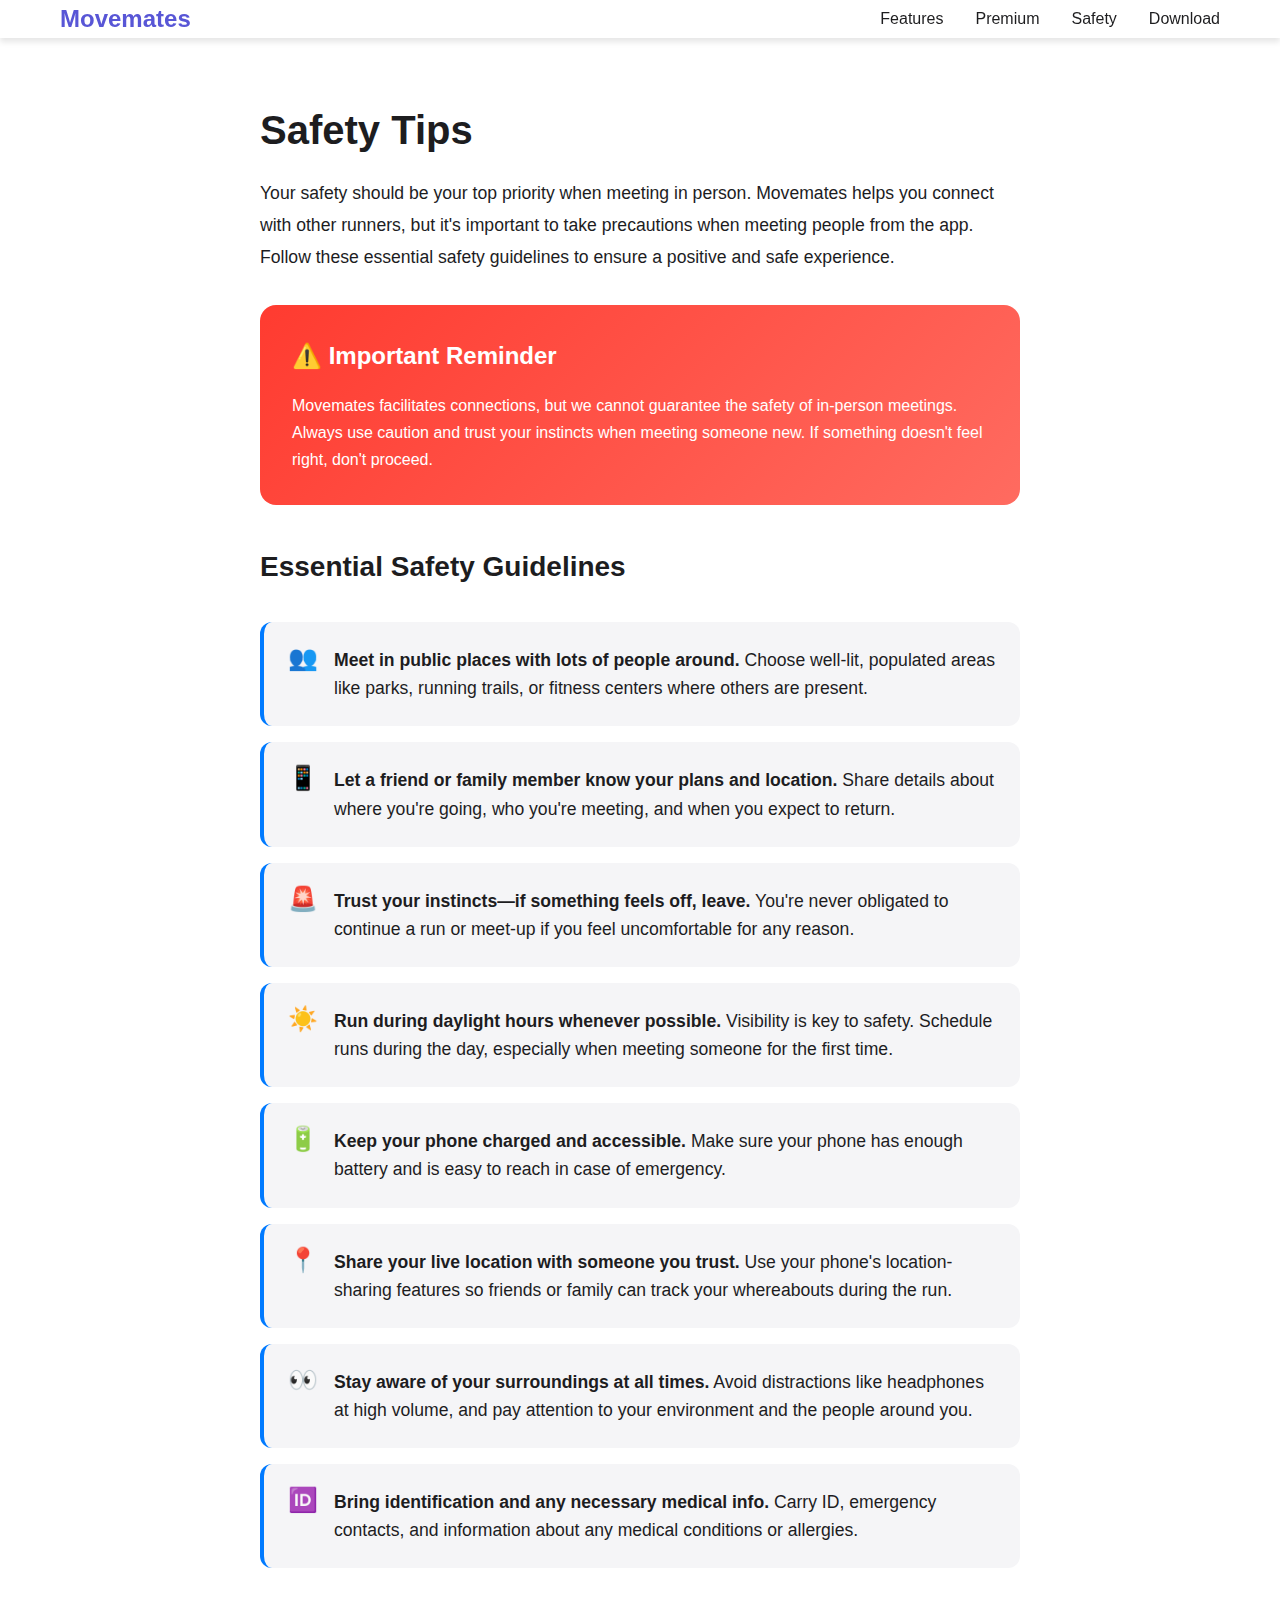
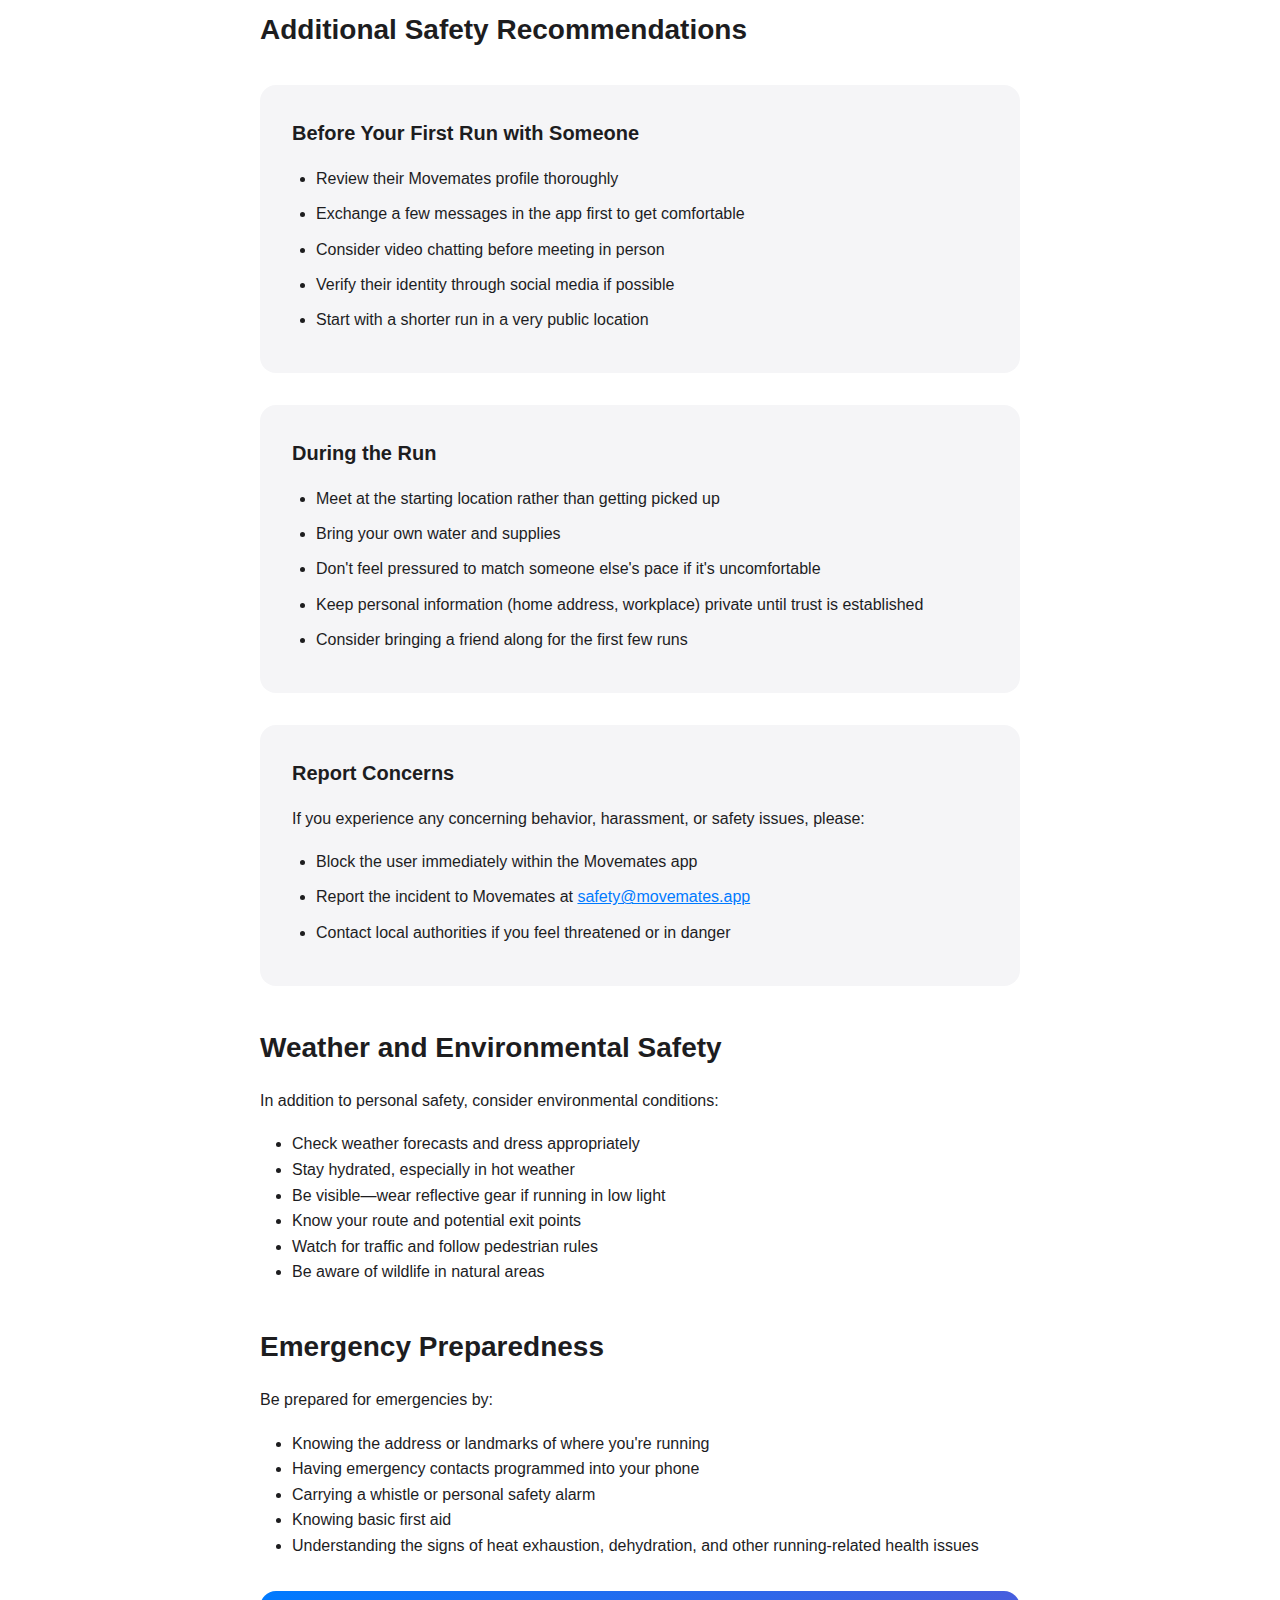
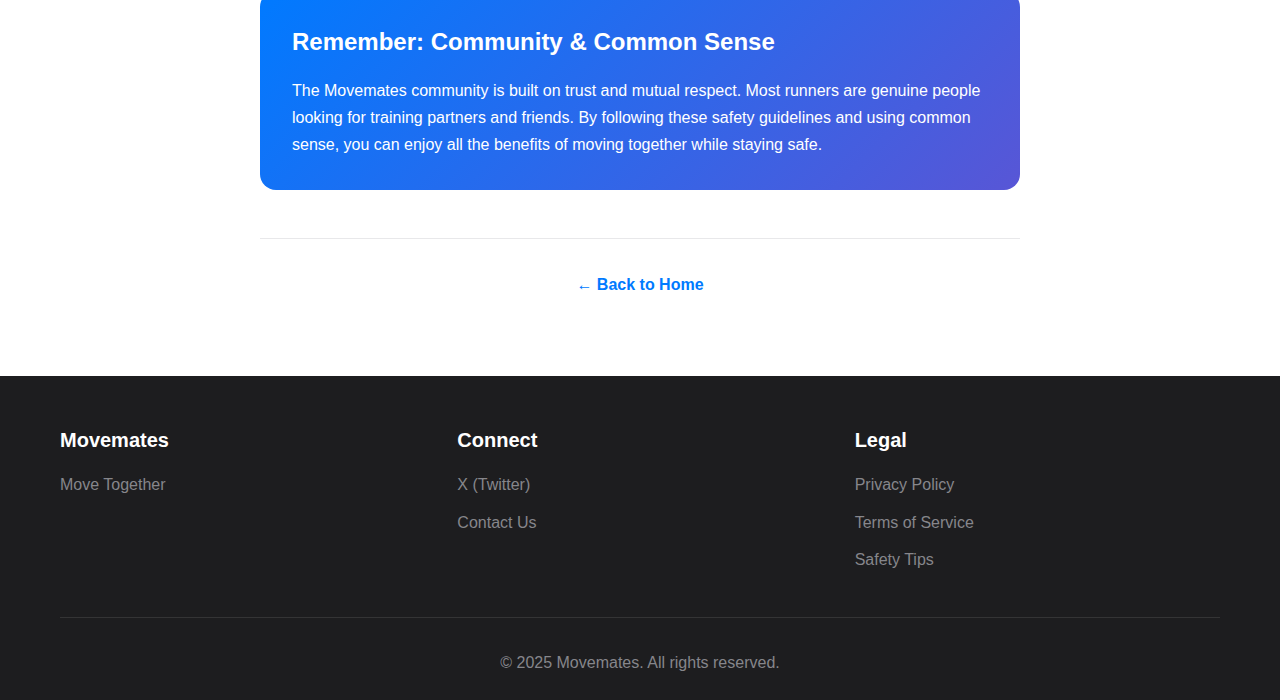
<file: safety.html>
<!DOCTYPE html>
<html lang="en">
<head>
    <meta charset="UTF-8">
    <meta name="viewport" content="width=device-width, initial-scale=1.0">
    <title>Safety Tips - Movemates</title>
    <meta name="description" content="Stay safe while meeting other runners. Important safety guidelines for using Movemates.">
    <link rel="stylesheet" href="styles.css">
    <style>
        .legal-page {
            max-width: 800px;
            margin: 0 auto;
            padding: 60px 20px;
        }
        .legal-page h1 {
            font-size: 2.5rem;
            margin-bottom: 1rem;
            color: var(--text-dark);
        }
        .legal-page .intro-text {
            font-size: 1.1rem;
            color: var(--text-dark);
            margin-bottom: 2rem;
            line-height: 1.8;
        }
        .legal-page h2 {
            font-size: 1.75rem;
            margin-top: 2.5rem;
            margin-bottom: 1rem;
            color: var(--text-dark);
        }
        .legal-page p {
            margin-bottom: 1rem;
            line-height: 1.8;
            color: var(--text-dark);
        }
        .safety-tips-list {
            list-style: none;
            margin: 2rem 0;
            padding: 0;
        }
        .safety-tips-list li {
            background-color: var(--bg-light);
            padding: 1.5rem;
            margin-bottom: 1rem;
            border-radius: 12px;
            border-left: 4px solid var(--primary-color);
            display: flex;
            align-items: flex-start;
            gap: 1rem;
        }
        .safety-tips-list .tip-icon {
            font-size: 1.5rem;
            flex-shrink: 0;
            line-height: 1;
        }
        .safety-tips-list .tip-text {
            font-size: 1.1rem;
            color: var(--text-dark);
            line-height: 1.6;
            margin: 0;
        }
        .alert-box {
            background: linear-gradient(135deg, #FF3B30 0%, #FF6B60 100%);
            color: white;
            padding: 2rem;
            border-radius: 16px;
            margin: 2rem 0;
        }
        .alert-box h3 {
            margin: 0 0 1rem 0;
            font-size: 1.5rem;
        }
        .alert-box p {
            margin: 0;
            color: white;
            line-height: 1.7;
        }
        .info-box {
            background-color: var(--bg-light);
            padding: 2rem;
            border-radius: 16px;
            margin: 2rem 0;
        }
        .info-box h3 {
            margin: 0 0 1rem 0;
            font-size: 1.25rem;
            color: var(--text-dark);
        }
        .info-box p {
            margin: 0;
            color: var(--text-dark);
            line-height: 1.7;
        }
        .info-box ul {
            margin: 1rem 0 0 1.5rem;
        }
        .info-box li {
            margin-bottom: 0.5rem;
            line-height: 1.7;
        }
    </style>
</head>
<body>
    <!-- Header -->
    <header>
        <nav class="container">
            <a href="index.html" class="logo">Movemates</a>
            <ul class="nav-links">
                <li><a href="index.html#features">Features</a></li>
                <li><a href="index.html#premium">Premium</a></li>
                <li><a href="safety.html">Safety</a></li>
                <li><a href="index.html#download">Download</a></li>
            </ul>
        </nav>
    </header>

    <!-- Safety Tips Content -->
    <main class="legal-page">
        <h1>Safety Tips</h1>
        <p class="intro-text">Your safety should be your top priority when meeting in person. Movemates helps you connect with other runners, but it's important to take precautions when meeting people from the app. Follow these essential safety guidelines to ensure a positive and safe experience.</p>

        <div class="alert-box">
            <h3>⚠️ Important Reminder</h3>
            <p>Movemates facilitates connections, but we cannot guarantee the safety of in-person meetings. Always use caution and trust your instincts when meeting someone new. If something doesn't feel right, don't proceed.</p>
        </div>

        <h2>Essential Safety Guidelines</h2>

        <ul class="safety-tips-list">
            <li>
                <span class="tip-icon">👥</span>
                <p class="tip-text"><strong>Meet in public places with lots of people around.</strong> Choose well-lit, populated areas like parks, running trails, or fitness centers where others are present.</p>
            </li>
            <li>
                <span class="tip-icon">📱</span>
                <p class="tip-text"><strong>Let a friend or family member know your plans and location.</strong> Share details about where you're going, who you're meeting, and when you expect to return.</p>
            </li>
            <li>
                <span class="tip-icon">🚨</span>
                <p class="tip-text"><strong>Trust your instincts—if something feels off, leave.</strong> You're never obligated to continue a run or meet-up if you feel uncomfortable for any reason.</p>
            </li>
            <li>
                <span class="tip-icon">☀️</span>
                <p class="tip-text"><strong>Run during daylight hours whenever possible.</strong> Visibility is key to safety. Schedule runs during the day, especially when meeting someone for the first time.</p>
            </li>
            <li>
                <span class="tip-icon">🔋</span>
                <p class="tip-text"><strong>Keep your phone charged and accessible.</strong> Make sure your phone has enough battery and is easy to reach in case of emergency.</p>
            </li>
            <li>
                <span class="tip-icon">📍</span>
                <p class="tip-text"><strong>Share your live location with someone you trust.</strong> Use your phone's location-sharing features so friends or family can track your whereabouts during the run.</p>
            </li>
            <li>
                <span class="tip-icon">👀</span>
                <p class="tip-text"><strong>Stay aware of your surroundings at all times.</strong> Avoid distractions like headphones at high volume, and pay attention to your environment and the people around you.</p>
            </li>
            <li>
                <span class="tip-icon">🆔</span>
                <p class="tip-text"><strong>Bring identification and any necessary medical info.</strong> Carry ID, emergency contacts, and information about any medical conditions or allergies.</p>
            </li>
        </ul>

        <h2>Additional Safety Recommendations</h2>

        <div class="info-box">
            <h3>Before Your First Run with Someone</h3>
            <ul>
                <li>Review their Movemates profile thoroughly</li>
                <li>Exchange a few messages in the app first to get comfortable</li>
                <li>Consider video chatting before meeting in person</li>
                <li>Verify their identity through social media if possible</li>
                <li>Start with a shorter run in a very public location</li>
            </ul>
        </div>

        <div class="info-box">
            <h3>During the Run</h3>
            <ul>
                <li>Meet at the starting location rather than getting picked up</li>
                <li>Bring your own water and supplies</li>
                <li>Don't feel pressured to match someone else's pace if it's uncomfortable</li>
                <li>Keep personal information (home address, workplace) private until trust is established</li>
                <li>Consider bringing a friend along for the first few runs</li>
            </ul>
        </div>

        <div class="info-box">
            <h3>Report Concerns</h3>
            <p>If you experience any concerning behavior, harassment, or safety issues, please:</p>
            <ul>
                <li>Block the user immediately within the Movemates app</li>
                <li>Report the incident to Movemates at <a href="mailto:safety@movemates.app" style="color: var(--primary-color);">safety@movemates.app</a></li>
                <li>Contact local authorities if you feel threatened or in danger</li>
            </ul>
        </div>

        <h2>Weather and Environmental Safety</h2>
        <p>In addition to personal safety, consider environmental conditions:</p>
        <ul style="margin-left: 2rem; margin-bottom: 1rem;">
            <li>Check weather forecasts and dress appropriately</li>
            <li>Stay hydrated, especially in hot weather</li>
            <li>Be visible—wear reflective gear if running in low light</li>
            <li>Know your route and potential exit points</li>
            <li>Watch for traffic and follow pedestrian rules</li>
            <li>Be aware of wildlife in natural areas</li>
        </ul>

        <h2>Emergency Preparedness</h2>
        <p>Be prepared for emergencies by:</p>
        <ul style="margin-left: 2rem; margin-bottom: 1rem;">
            <li>Knowing the address or landmarks of where you're running</li>
            <li>Having emergency contacts programmed into your phone</li>
            <li>Carrying a whistle or personal safety alarm</li>
            <li>Knowing basic first aid</li>
            <li>Understanding the signs of heat exhaustion, dehydration, and other running-related health issues</li>
        </ul>

        <div class="alert-box" style="background: linear-gradient(135deg, #007AFF 0%, #5856D6 100%);">
            <h3>Remember: Community & Common Sense</h3>
            <p>The Movemates community is built on trust and mutual respect. Most runners are genuine people looking for training partners and friends. By following these safety guidelines and using common sense, you can enjoy all the benefits of moving together while staying safe.</p>
        </div>

        <div style="margin-top: 3rem; padding-top: 2rem; border-top: 1px solid #E8E8EA; text-align: center;">
            <p><a href="index.html" style="color: var(--primary-color); text-decoration: none; font-weight: 600;">← Back to Home</a></p>
        </div>
    </main>

    <!-- Footer -->
    <footer>
        <div class="container">
            <div class="footer-content">
                <div class="footer-section">
                    <h4>Movemates</h4>
                    <p>Move Together</p>
                </div>
                <div class="footer-section">
                    <h4>Connect</h4>
                    <ul class="footer-links">
                        <li><a href="#x-link" target="_blank">X (Twitter)</a></li>
                        <li><a href="mailto:contact@movemates.app">Contact Us</a></li>
                    </ul>
                </div>
                <div class="footer-section">
                    <h4>Legal</h4>
                    <ul class="footer-links">
                        <li><a href="privacy.html">Privacy Policy</a></li>
                        <li><a href="terms.html">Terms of Service</a></li>
                        <li><a href="safety.html">Safety Tips</a></li>
                    </ul>
                </div>
            </div>
            <div class="footer-bottom">
                <p>&copy; 2025 Movemates. All rights reserved.</p>
            </div>
        </div>
    </footer>
</body>
</html>
</file>
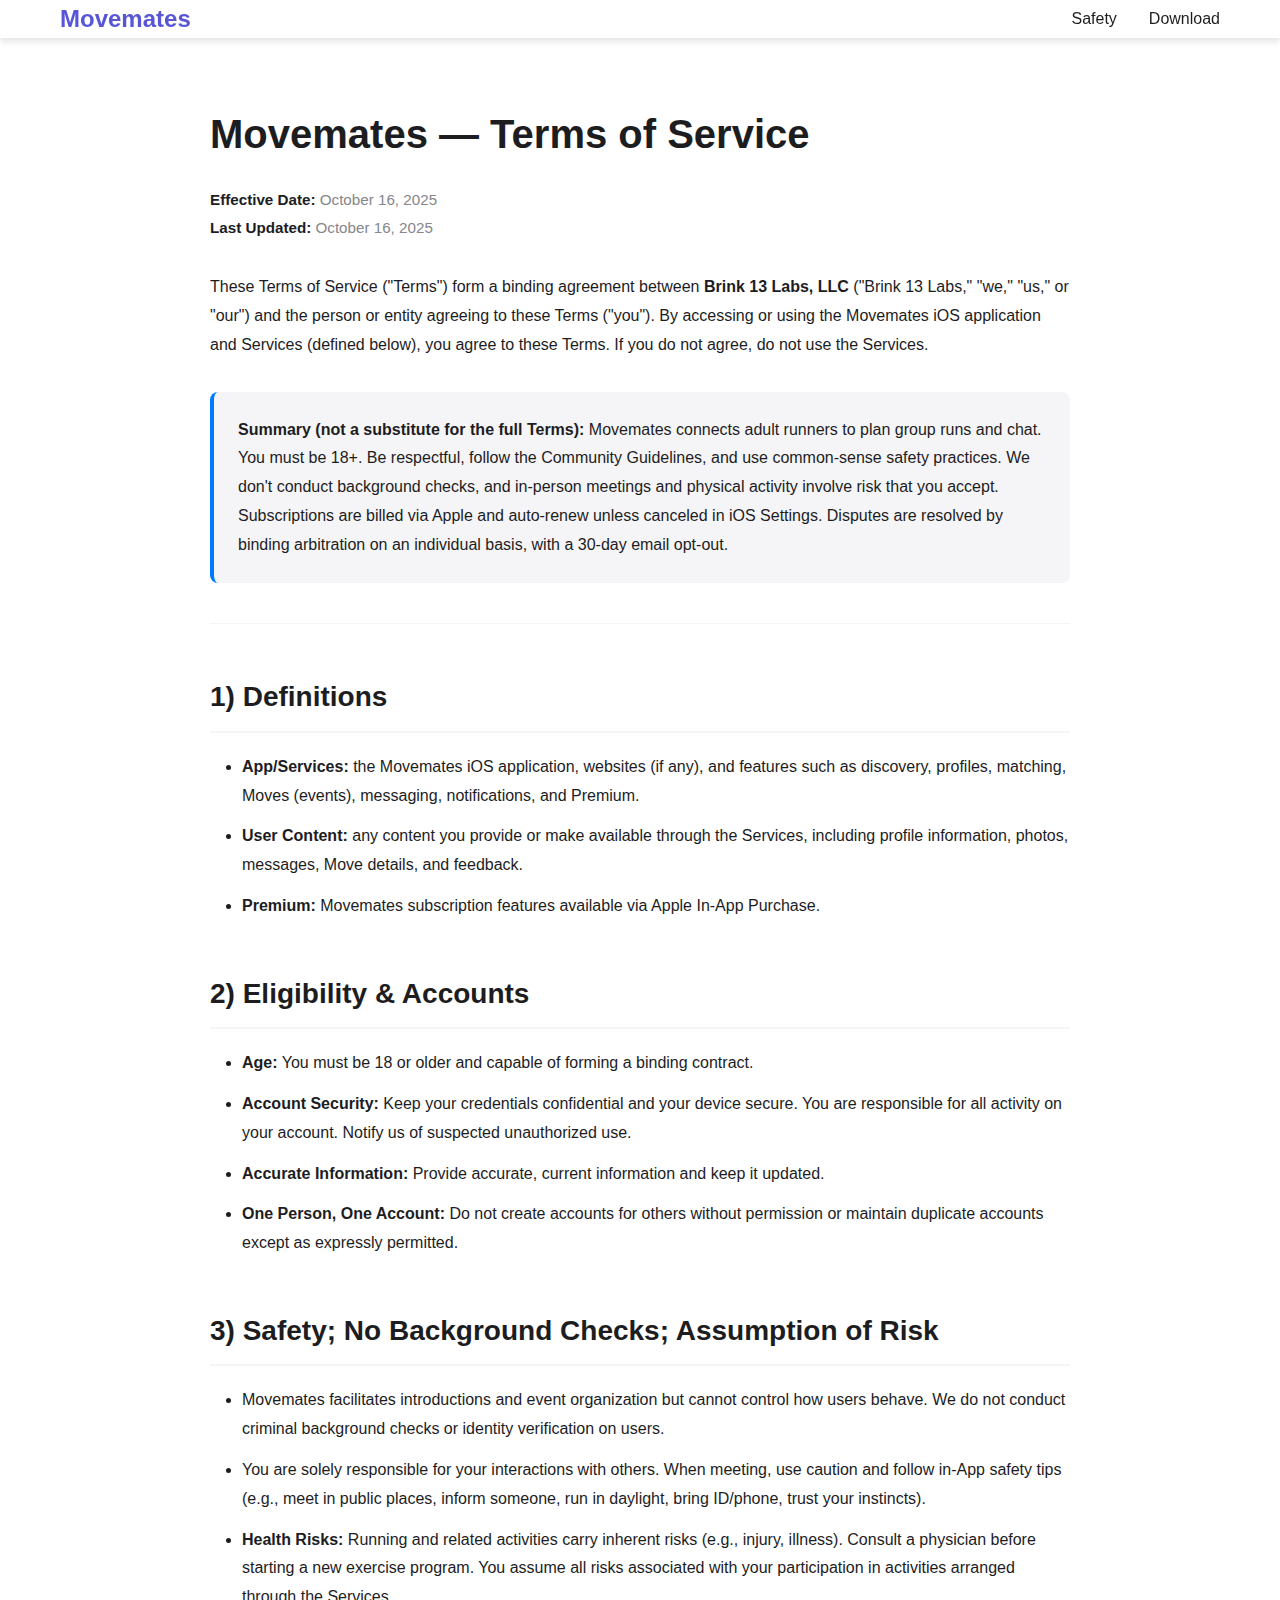
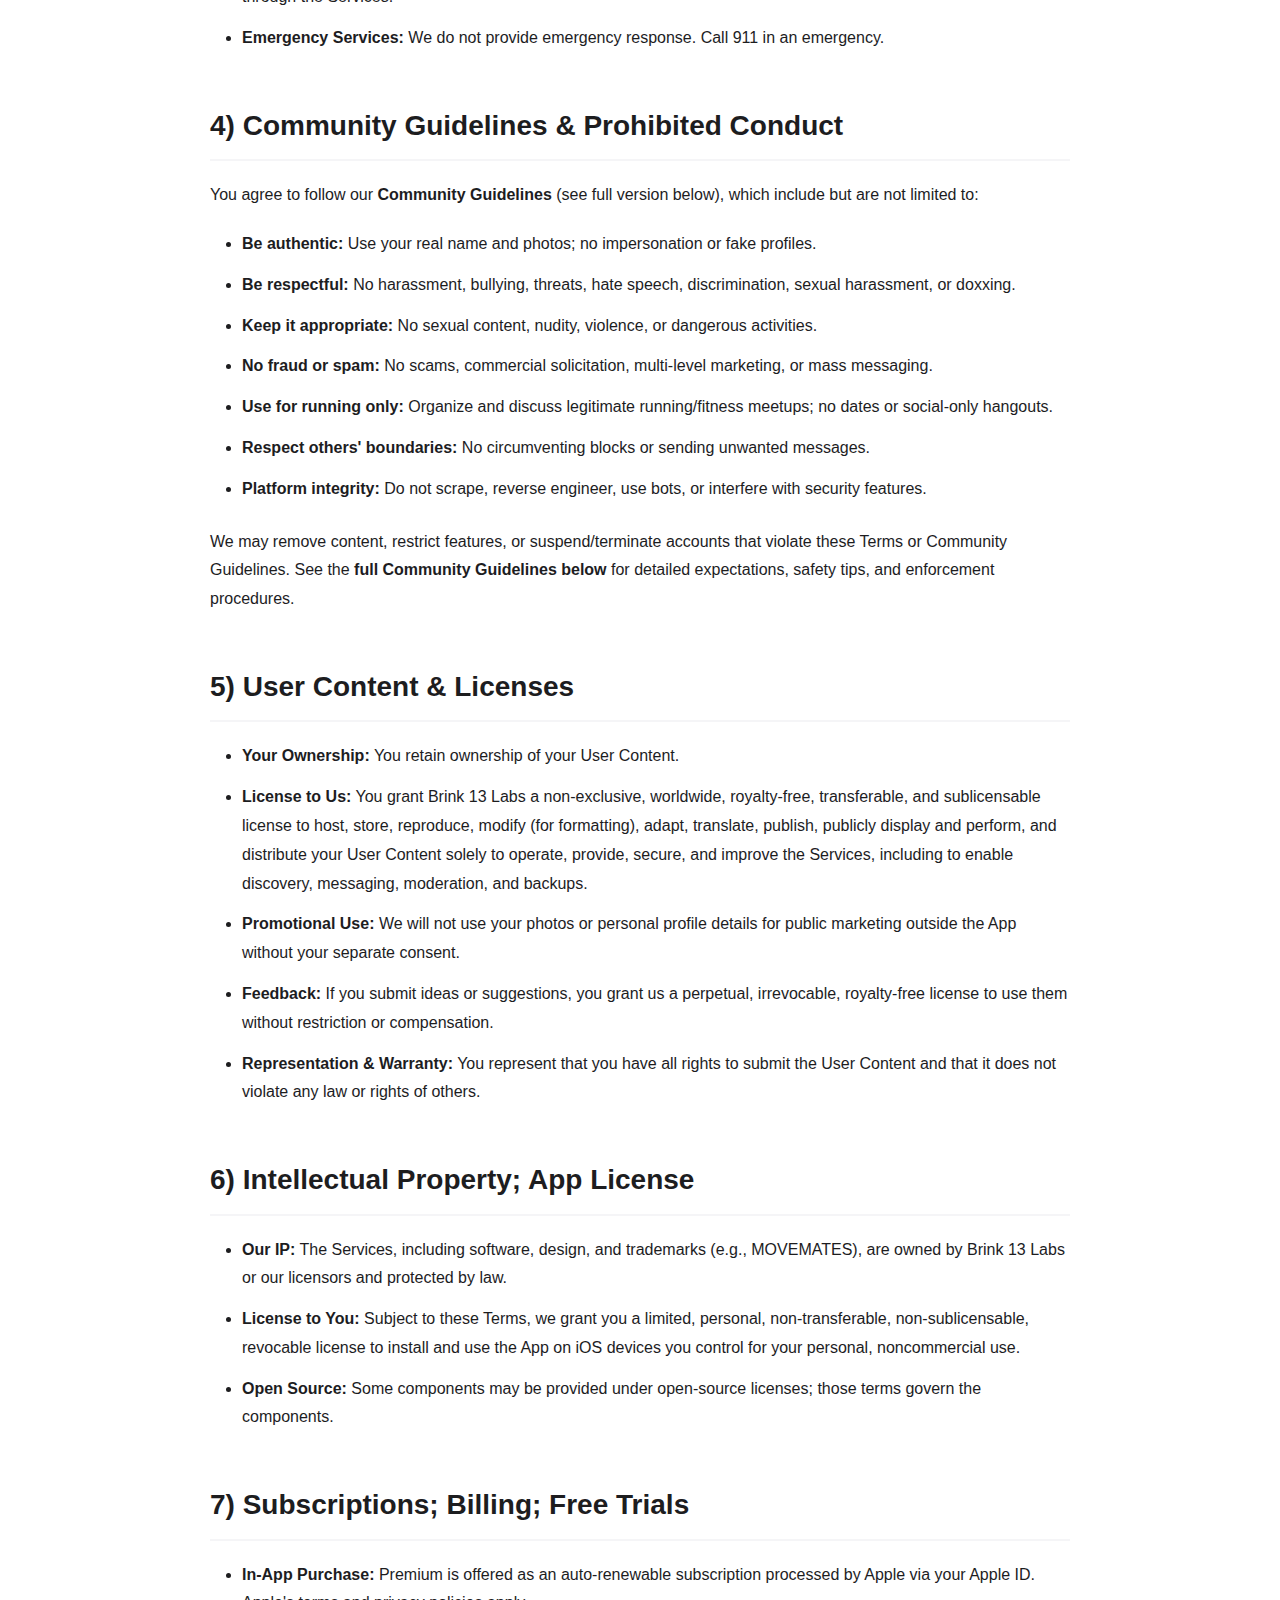
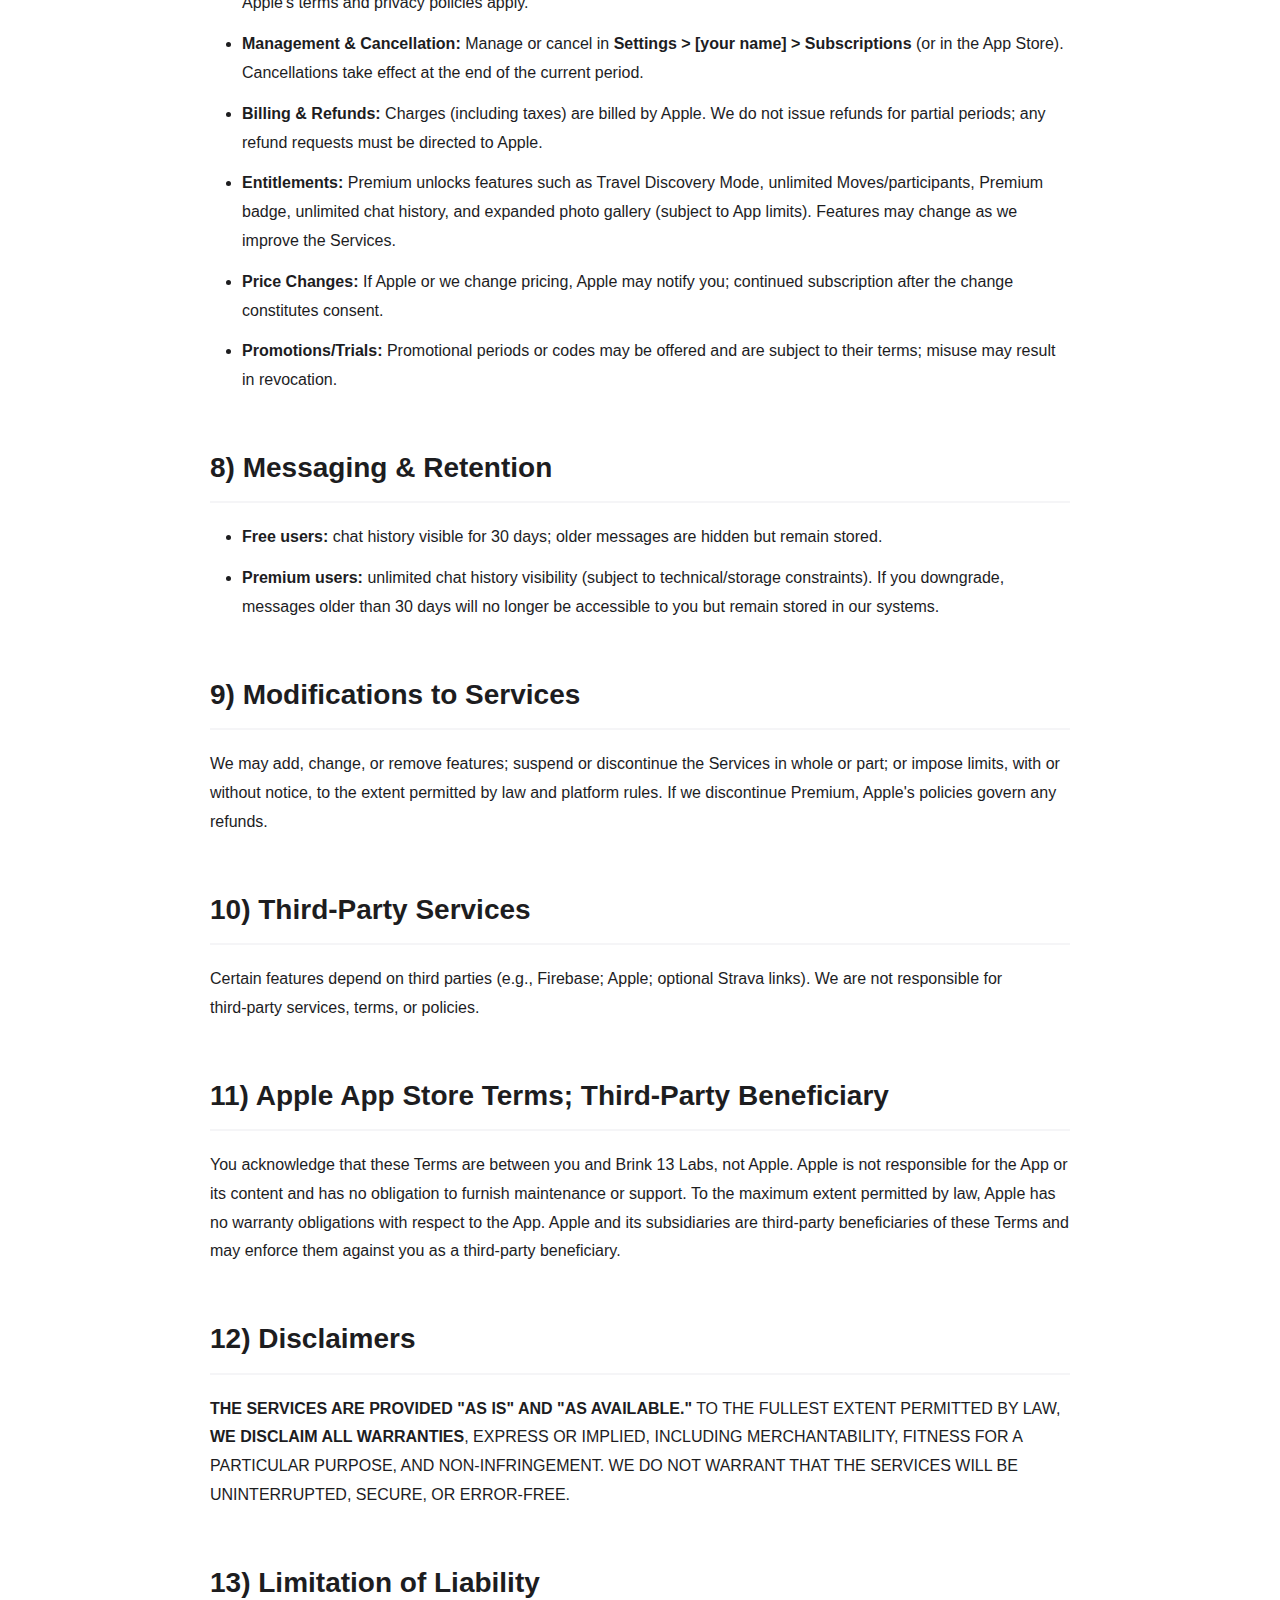
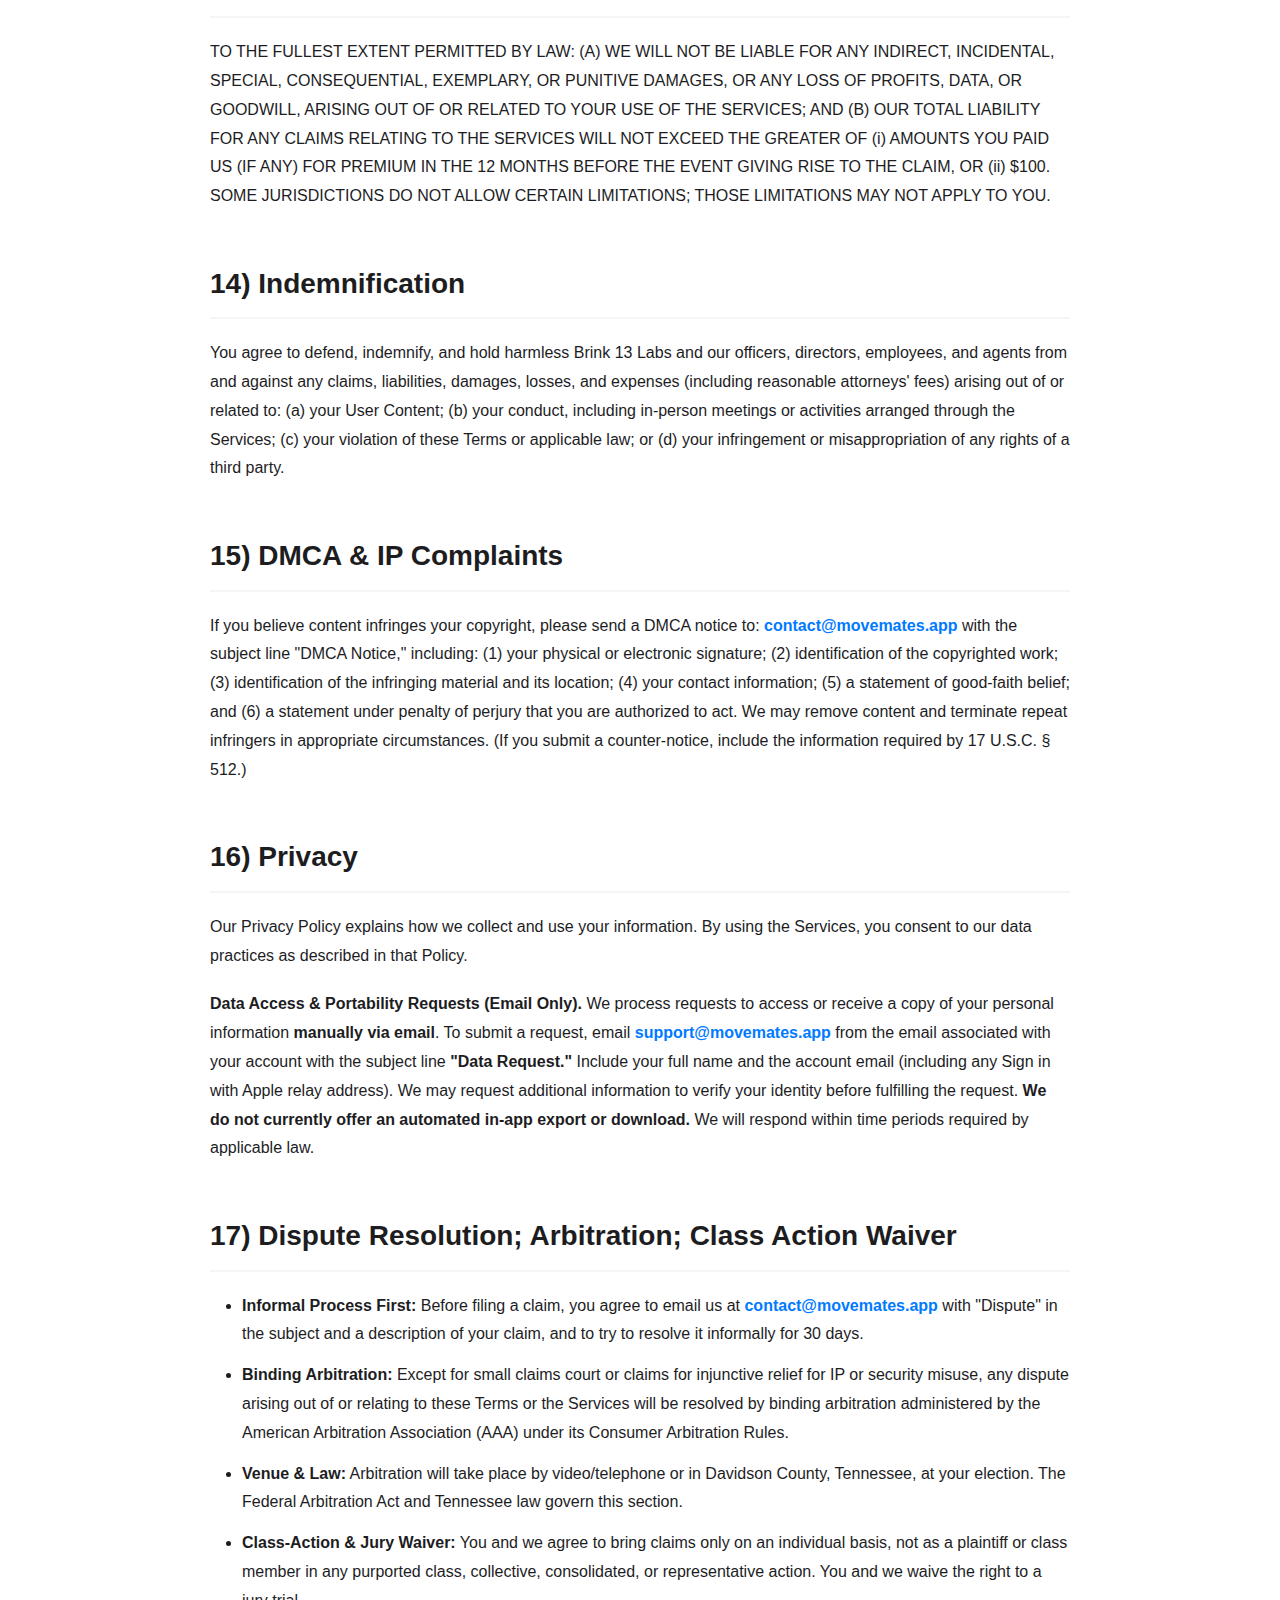
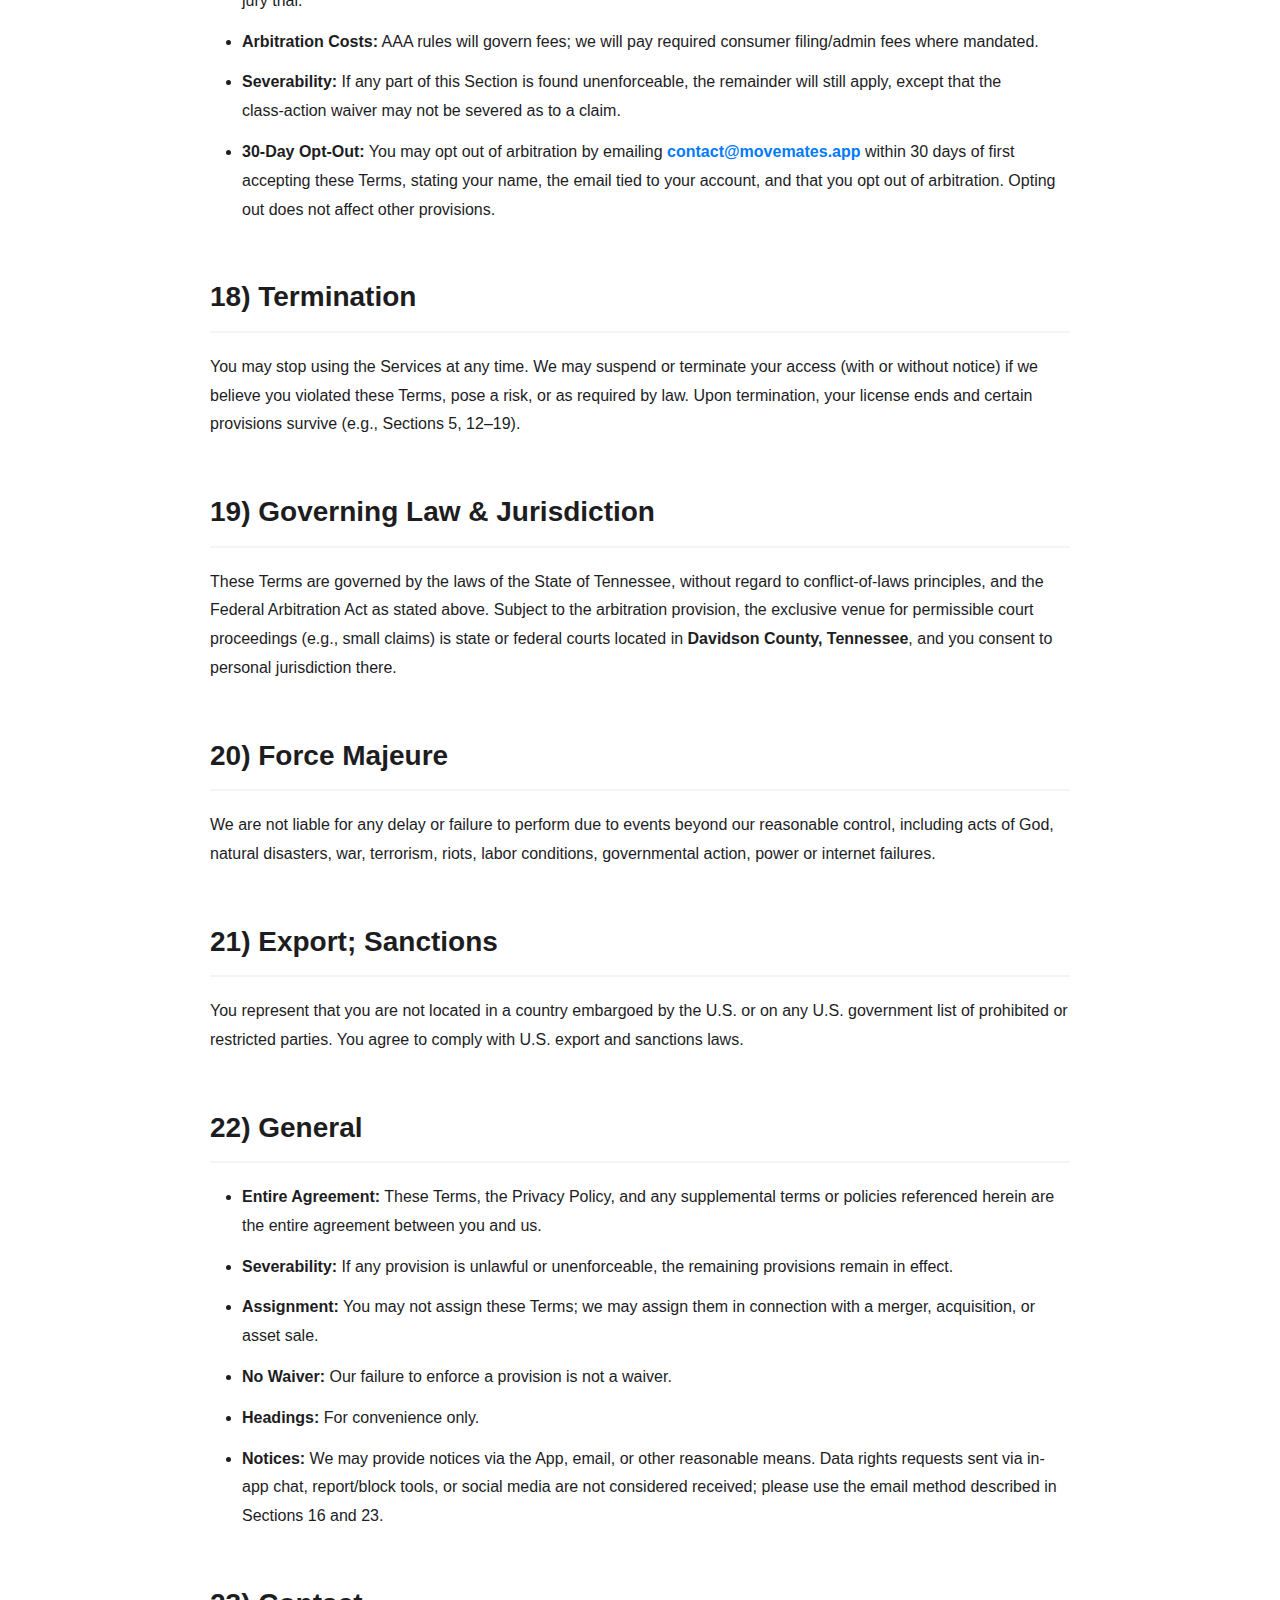
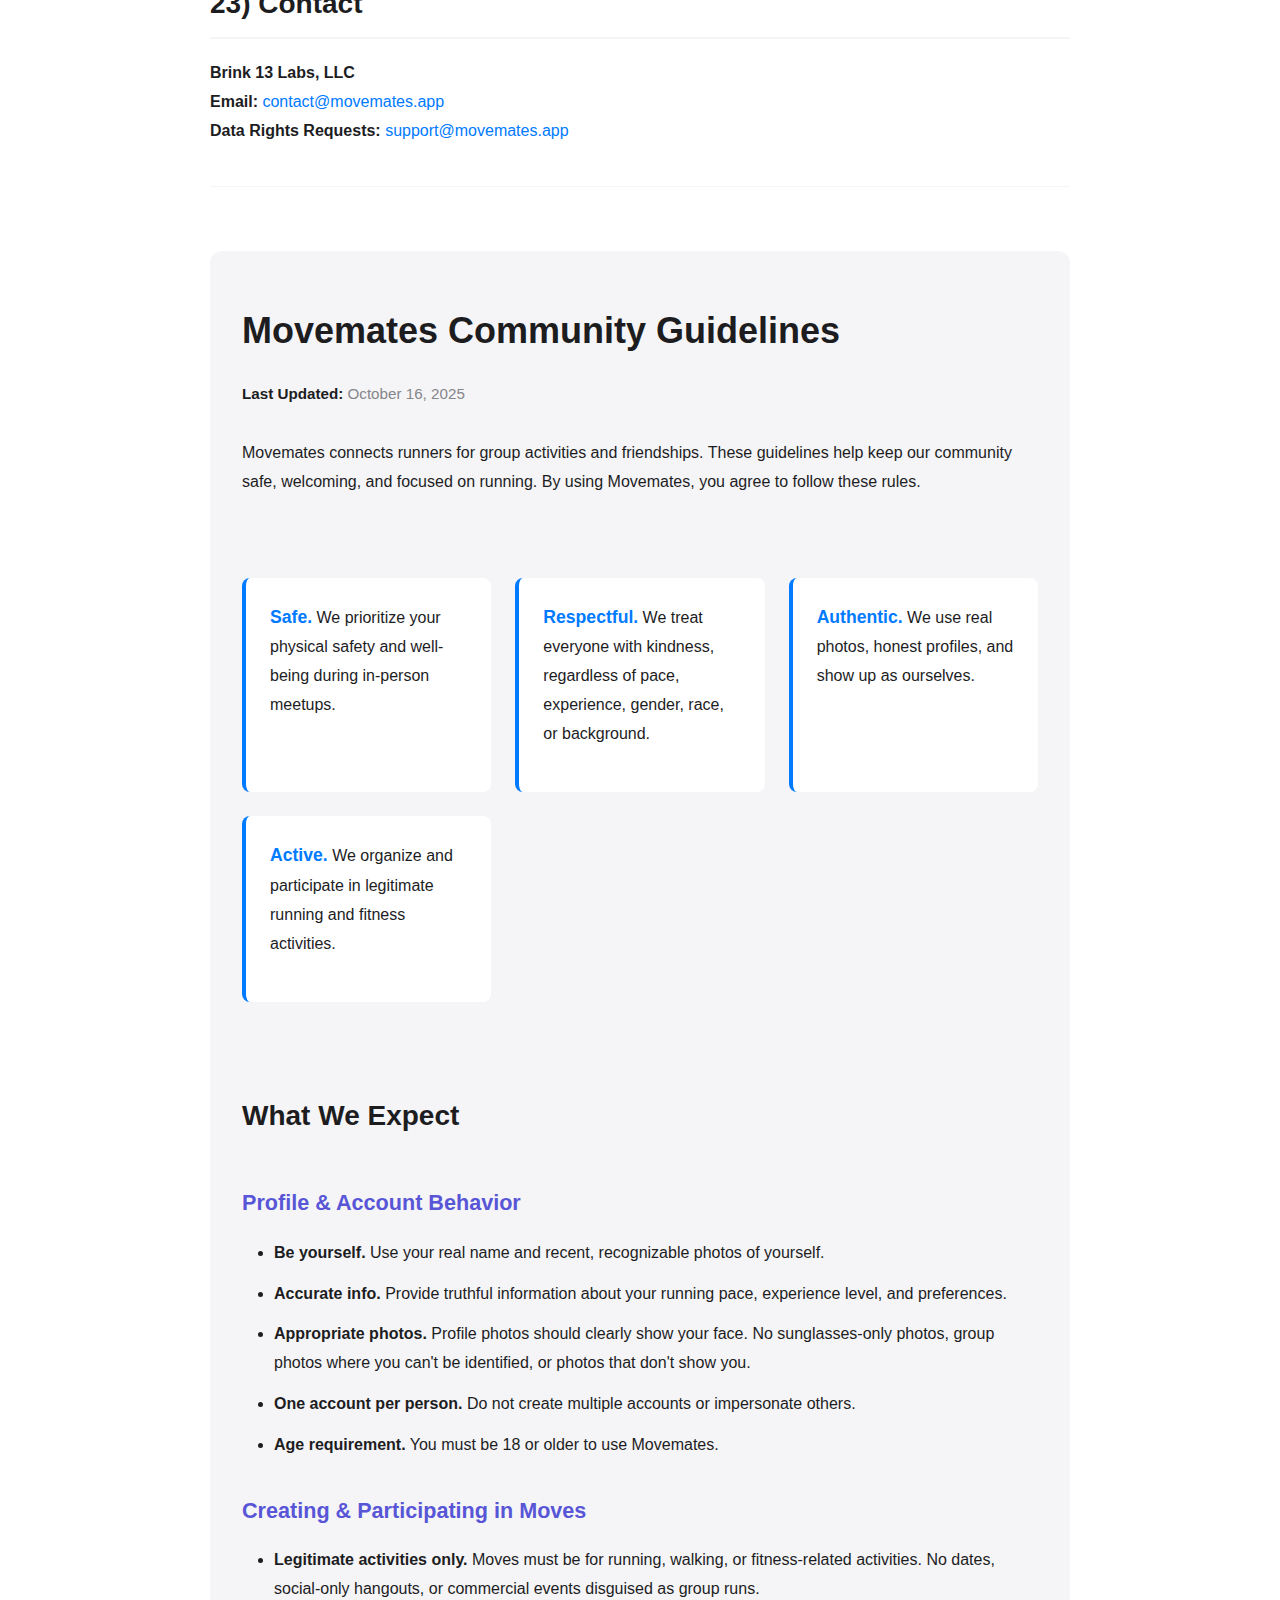
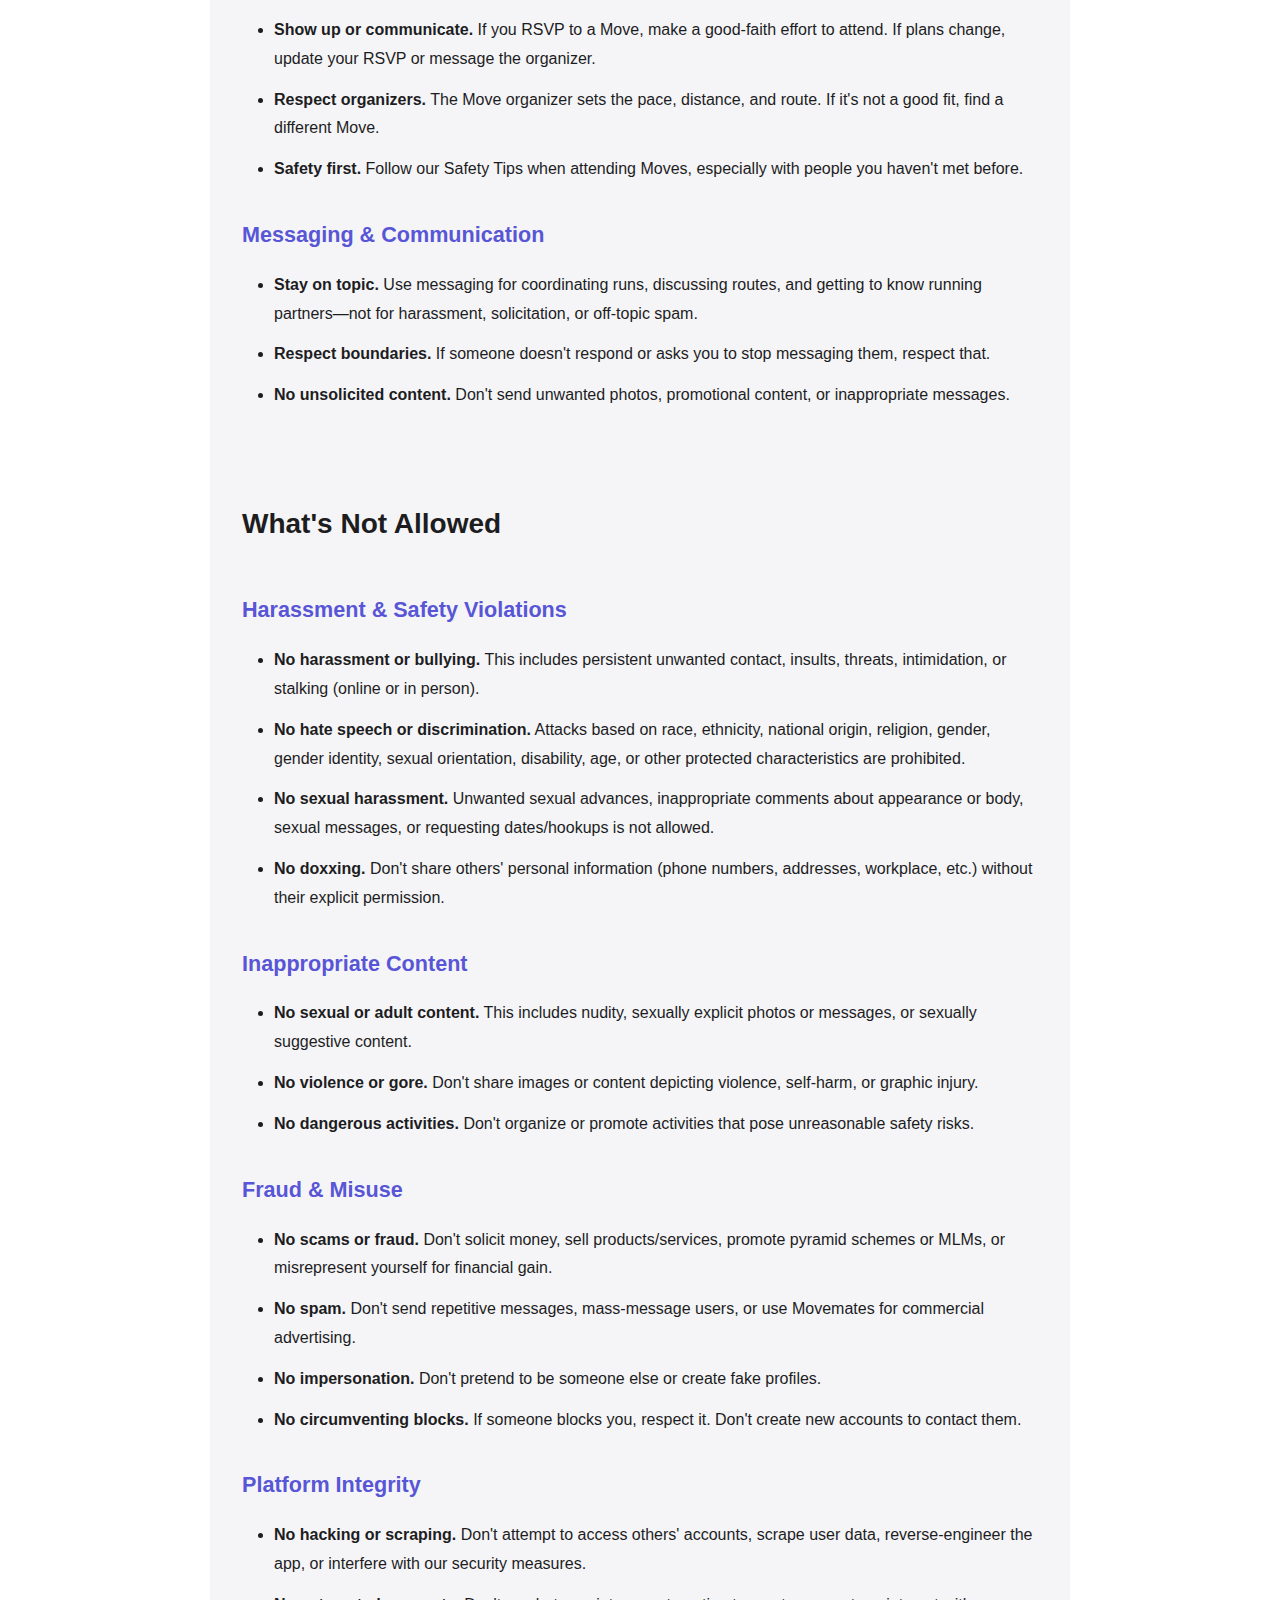
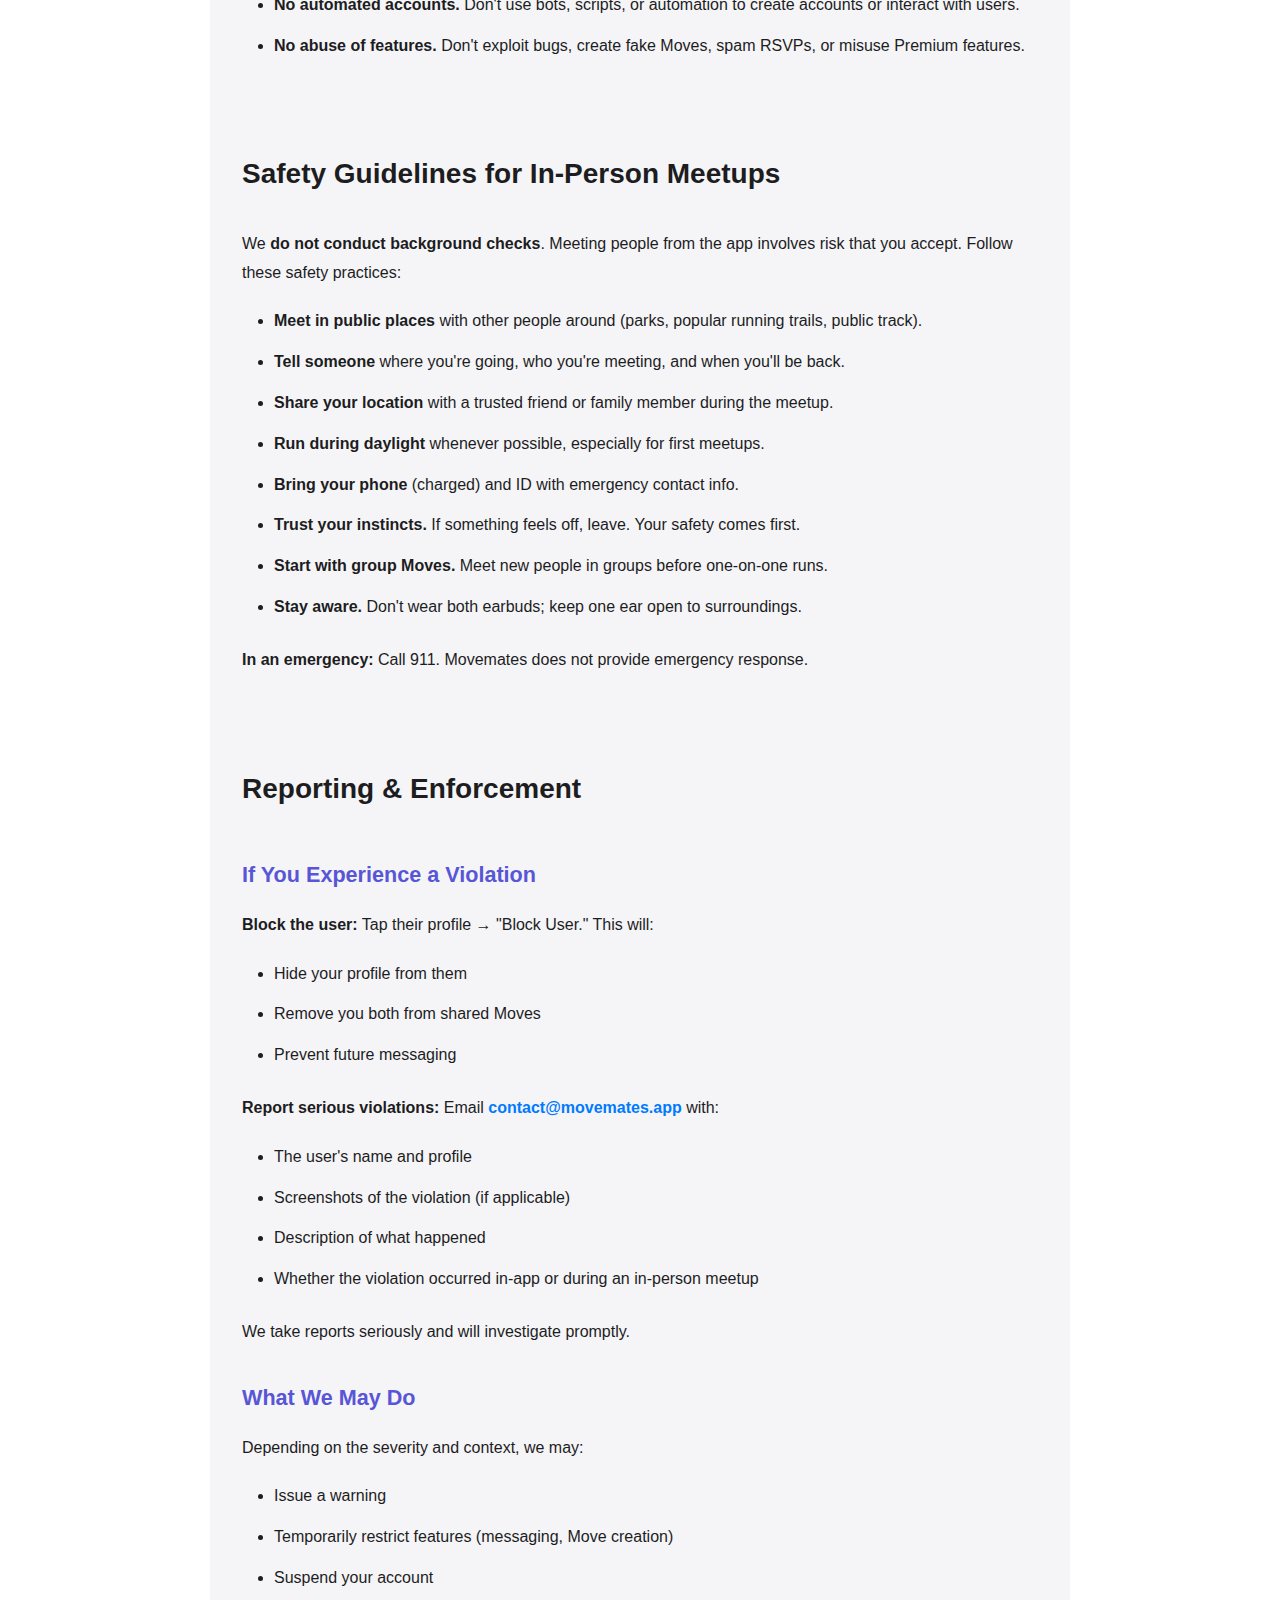
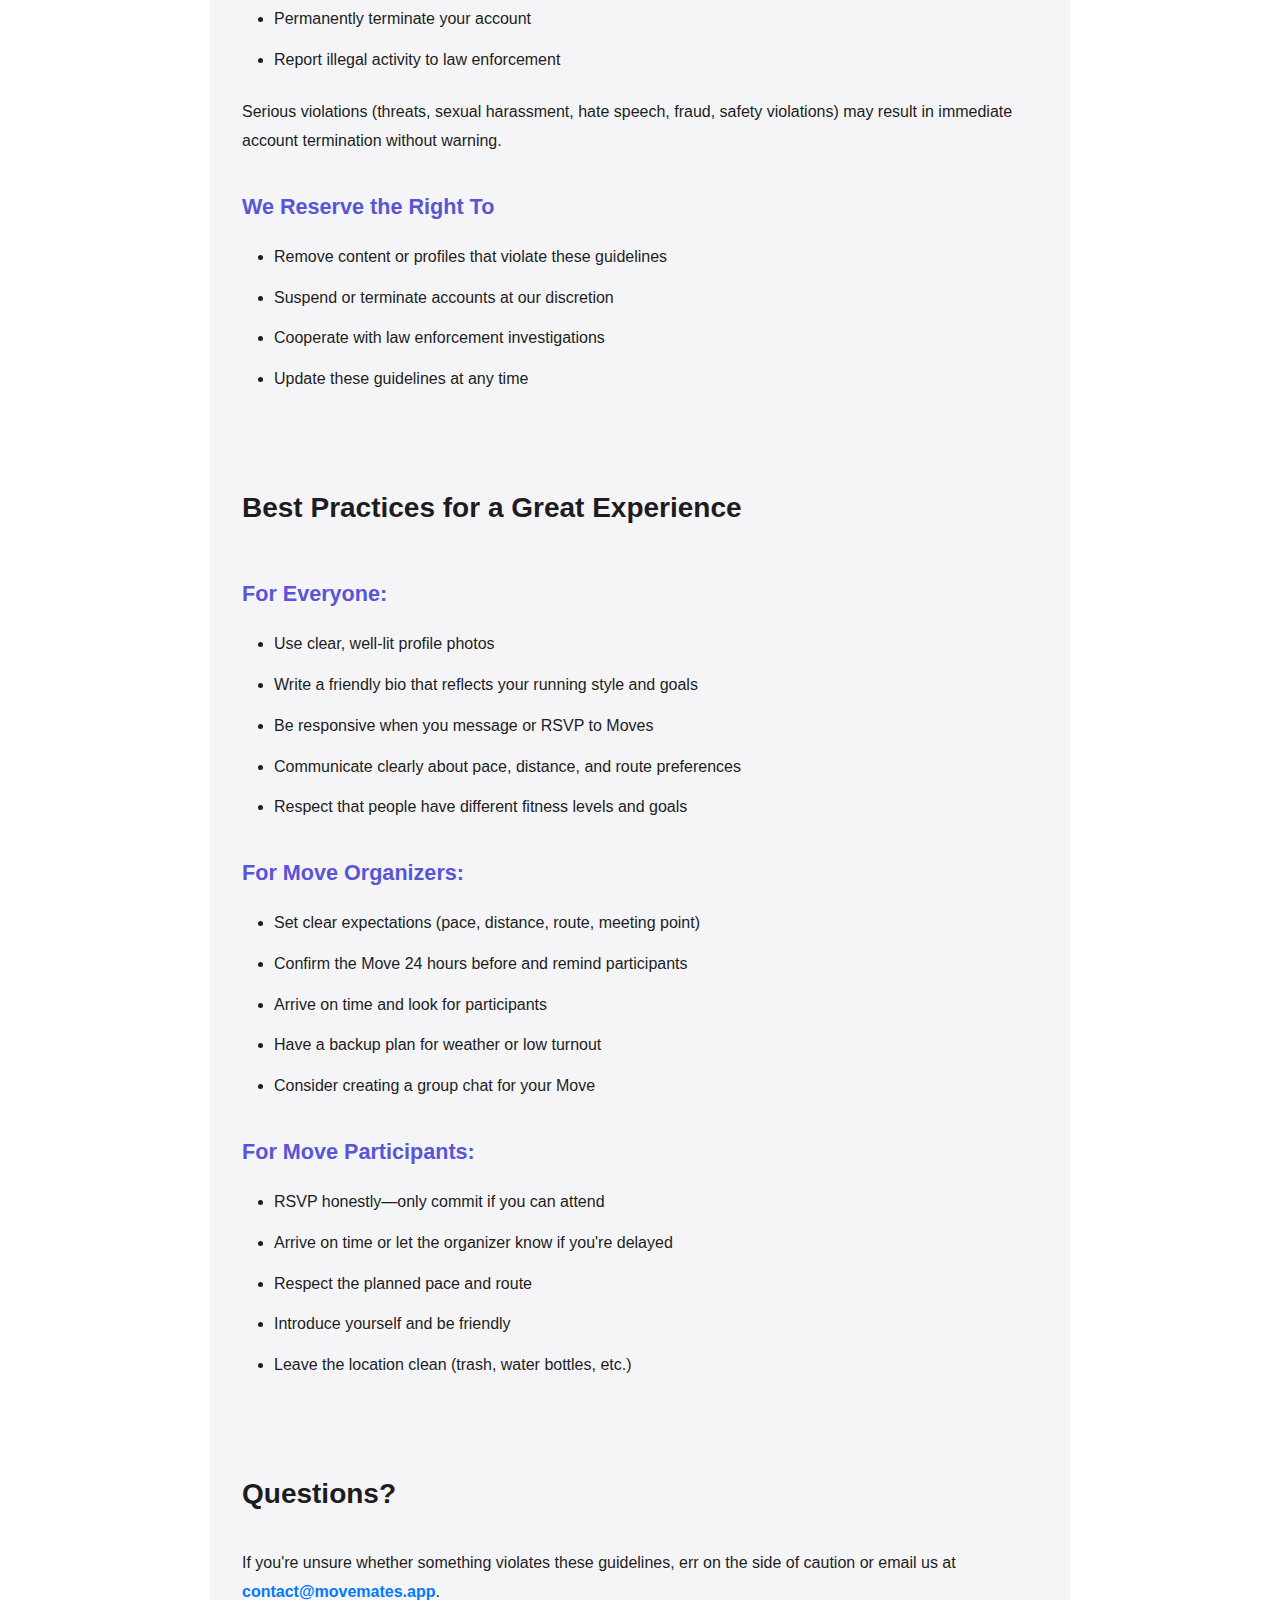
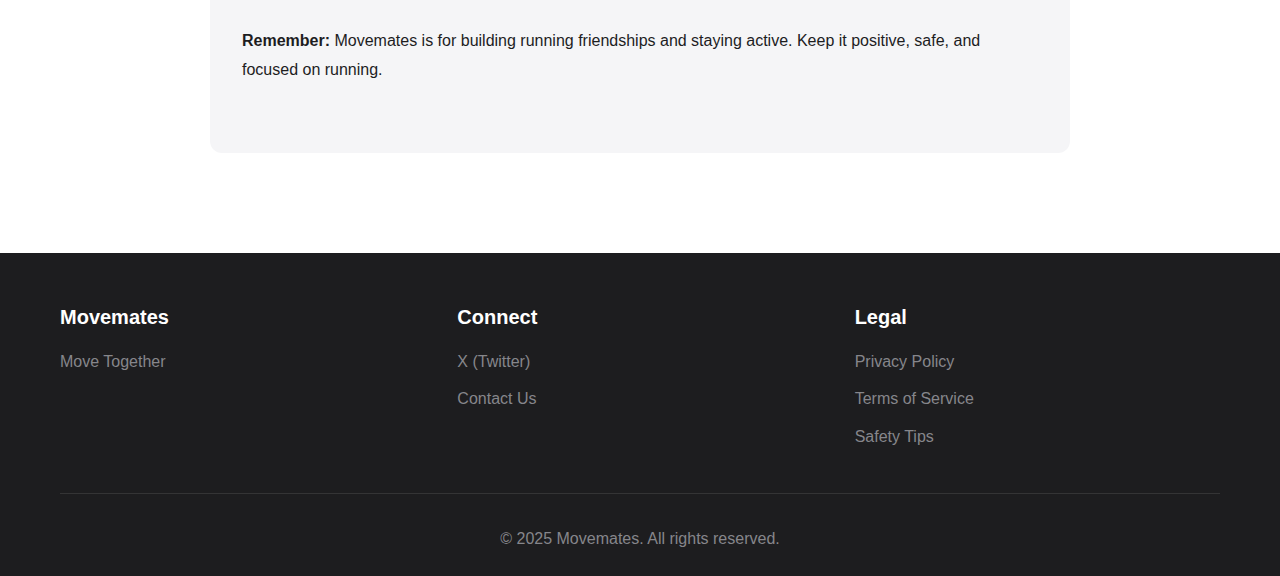
<file: terms.html>
<!DOCTYPE html>
<html lang="en">
<head>
    <meta charset="UTF-8">
    <meta name="viewport" content="width=device-width, initial-scale=1.0">
    <title>Terms of Service - Movemates</title>
    <meta name="description" content="Movemates Terms of Service - Legal agreement between Brink 13 Labs, LLC and users of the Movemates app.">
    <link rel="stylesheet" href="styles.css">
    <style>
        .terms-content {
            max-width: 900px;
            margin: 0 auto;
            padding: 60px 20px 100px;
            line-height: 1.8;
        }

        .terms-content h1 {
            font-size: 2.5rem;
            margin-bottom: 1rem;
            color: var(--text-dark);
        }

        .terms-dates {
            color: var(--text-light);
            margin-bottom: 2rem;
            font-size: 0.95rem;
        }

        .terms-content h2 {
            font-size: 1.75rem;
            margin-top: 3rem;
            margin-bottom: 1.25rem;
            color: var(--text-dark);
            border-bottom: 2px solid var(--bg-light);
            padding-bottom: 0.5rem;
        }

        .terms-content h3 {
            font-size: 1.35rem;
            margin-top: 2rem;
            margin-bottom: 1rem;
            color: var(--secondary-color);
        }

        .terms-content p {
            margin-bottom: 1.25rem;
            color: var(--text-dark);
        }

        .terms-content ul, .terms-content ol {
            margin-bottom: 1.5rem;
            padding-left: 2rem;
        }

        .terms-content li {
            margin-bottom: 0.75rem;
            color: var(--text-dark);
        }

        .terms-content strong {
            color: var(--text-dark);
            font-weight: 600;
        }

        .terms-content a {
            color: var(--primary-color);
            text-decoration: none;
        }

        .terms-content a:hover {
            text-decoration: underline;
        }

        .terms-summary {
            background-color: var(--bg-light);
            border-left: 4px solid var(--primary-color);
            padding: 1.5rem;
            margin: 2rem 0;
            border-radius: 8px;
        }

        .terms-summary p {
            margin-bottom: 0;
        }

        .terms-content hr {
            border: none;
            border-top: 1px solid var(--bg-light);
            margin: 2.5rem 0;
        }

        .terms-highlight {
            background-color: #FFF3E0;
            border-left: 4px solid #FF9800;
            padding: 1rem 1.5rem;
            margin: 1.5rem 0;
            border-radius: 4px;
        }

        .community-guidelines {
            background-color: var(--bg-light);
            padding: 3rem 2rem;
            margin-top: 4rem;
            border-radius: 12px;
        }

        .community-guidelines h1 {
            font-size: 2.25rem;
            margin-bottom: 1rem;
        }

        .guidelines-values {
            display: grid;
            grid-template-columns: repeat(auto-fit, minmax(200px, 1fr));
            gap: 1.5rem;
            margin: 2rem 0;
        }

        .value-box {
            background-color: var(--bg-white);
            padding: 1.5rem;
            border-radius: 8px;
            border-left: 4px solid var(--primary-color);
        }

        .value-box strong {
            font-size: 1.1rem;
            color: var(--primary-color);
        }

        @media (max-width: 768px) {
            .terms-content h1 {
                font-size: 2rem;
            }

            .terms-content h2 {
                font-size: 1.5rem;
            }

            .terms-content h3 {
                font-size: 1.2rem;
            }

            .community-guidelines {
                padding: 2rem 1.5rem;
            }

            .guidelines-values {
                grid-template-columns: 1fr;
            }
        }
    </style>
</head>
<body>
    <!-- Header -->
    <header>
        <nav class="container">
            <a href="index.html" class="logo">Movemates</a>
            <ul class="nav-links">
                <li><a href="safety.html">Safety</a></li>
                <li><a href="index.html#download">Download</a></li>
            </ul>
        </nav>
    </header>

    <!-- Terms of Service Content -->
    <div class="terms-content">
        <h1>Movemates — Terms of Service</h1>

        <div class="terms-dates">
            <strong>Effective Date:</strong> October 16, 2025<br>
            <strong>Last Updated:</strong> October 16, 2025
        </div>

        <p>These Terms of Service ("Terms") form a binding agreement between <strong>Brink 13 Labs, LLC</strong> ("Brink 13 Labs," "we," "us," or "our") and the person or entity agreeing to these Terms ("you"). By accessing or using the Movemates iOS application and Services (defined below), you agree to these Terms. If you do not agree, do not use the Services.</p>

        <div class="terms-summary">
            <p><strong>Summary (not a substitute for the full Terms):</strong> Movemates connects adult runners to plan group runs and chat. You must be 18+. Be respectful, follow the Community Guidelines, and use common‑sense safety practices. We don't conduct background checks, and in‑person meetings and physical activity involve risk that you accept. Subscriptions are billed via Apple and auto‑renew unless canceled in iOS Settings. Disputes are resolved by binding arbitration on an individual basis, with a 30‑day email opt‑out.</p>
        </div>

        <hr>

        <h2>1) Definitions</h2>
        <ul>
            <li><strong>App/Services:</strong> the Movemates iOS application, websites (if any), and features such as discovery, profiles, matching, Moves (events), messaging, notifications, and Premium.</li>
            <li><strong>User Content:</strong> any content you provide or make available through the Services, including profile information, photos, messages, Move details, and feedback.</li>
            <li><strong>Premium:</strong> Movemates subscription features available via Apple In‑App Purchase.</li>
        </ul>

        <h2>2) Eligibility &amp; Accounts</h2>
        <ul>
            <li><strong>Age:</strong> You must be 18 or older and capable of forming a binding contract.</li>
            <li><strong>Account Security:</strong> Keep your credentials confidential and your device secure. You are responsible for all activity on your account. Notify us of suspected unauthorized use.</li>
            <li><strong>Accurate Information:</strong> Provide accurate, current information and keep it updated.</li>
            <li><strong>One Person, One Account:</strong> Do not create accounts for others without permission or maintain duplicate accounts except as expressly permitted.</li>
        </ul>

        <h2>3) Safety; No Background Checks; Assumption of Risk</h2>
        <ul>
            <li>Movemates facilitates introductions and event organization but cannot control how users behave. We do not conduct criminal background checks or identity verification on users.</li>
            <li>You are solely responsible for your interactions with others. When meeting, use caution and follow in‑App safety tips (e.g., meet in public places, inform someone, run in daylight, bring ID/phone, trust your instincts).</li>
            <li><strong>Health Risks:</strong> Running and related activities carry inherent risks (e.g., injury, illness). Consult a physician before starting a new exercise program. You assume all risks associated with your participation in activities arranged through the Services.</li>
            <li><strong>Emergency Services:</strong> We do not provide emergency response. Call 911 in an emergency.</li>
        </ul>

        <h2>4) Community Guidelines &amp; Prohibited Conduct</h2>
        <p>You agree to follow our <strong>Community Guidelines</strong> (see full version below), which include but are not limited to:</p>
        <ul>
            <li><strong>Be authentic:</strong> Use your real name and photos; no impersonation or fake profiles.</li>
            <li><strong>Be respectful:</strong> No harassment, bullying, threats, hate speech, discrimination, sexual harassment, or doxxing.</li>
            <li><strong>Keep it appropriate:</strong> No sexual content, nudity, violence, or dangerous activities.</li>
            <li><strong>No fraud or spam:</strong> No scams, commercial solicitation, multi‑level marketing, or mass messaging.</li>
            <li><strong>Use for running only:</strong> Organize and discuss legitimate running/fitness meetups; no dates or social-only hangouts.</li>
            <li><strong>Respect others' boundaries:</strong> No circumventing blocks or sending unwanted messages.</li>
            <li><strong>Platform integrity:</strong> Do not scrape, reverse engineer, use bots, or interfere with security features.</li>
        </ul>
        <p>We may remove content, restrict features, or suspend/terminate accounts that violate these Terms or Community Guidelines. See the <strong>full Community Guidelines below</strong> for detailed expectations, safety tips, and enforcement procedures.</p>

        <h2>5) User Content &amp; Licenses</h2>
        <ul>
            <li><strong>Your Ownership:</strong> You retain ownership of your User Content.</li>
            <li><strong>License to Us:</strong> You grant Brink 13 Labs a non‑exclusive, worldwide, royalty‑free, transferable, and sublicensable license to host, store, reproduce, modify (for formatting), adapt, translate, publish, publicly display and perform, and distribute your User Content solely to operate, provide, secure, and improve the Services, including to enable discovery, messaging, moderation, and backups.</li>
            <li><strong>Promotional Use:</strong> We will not use your photos or personal profile details for public marketing outside the App without your separate consent.</li>
            <li><strong>Feedback:</strong> If you submit ideas or suggestions, you grant us a perpetual, irrevocable, royalty‑free license to use them without restriction or compensation.</li>
            <li><strong>Representation &amp; Warranty:</strong> You represent that you have all rights to submit the User Content and that it does not violate any law or rights of others.</li>
        </ul>

        <h2>6) Intellectual Property; App License</h2>
        <ul>
            <li><strong>Our IP:</strong> The Services, including software, design, and trademarks (e.g., MOVEMATES), are owned by Brink 13 Labs or our licensors and protected by law.</li>
            <li><strong>License to You:</strong> Subject to these Terms, we grant you a limited, personal, non‑transferable, non‑sublicensable, revocable license to install and use the App on iOS devices you control for your personal, noncommercial use.</li>
            <li><strong>Open Source:</strong> Some components may be provided under open‑source licenses; those terms govern the components.</li>
        </ul>

        <h2>7) Subscriptions; Billing; Free Trials</h2>
        <ul>
            <li><strong>In‑App Purchase:</strong> Premium is offered as an auto‑renewable subscription processed by Apple via your Apple ID. Apple's terms and privacy policies apply.</li>
            <li><strong>Management &amp; Cancellation:</strong> Manage or cancel in <strong>Settings &gt; [your name] &gt; Subscriptions</strong> (or in the App Store). Cancellations take effect at the end of the current period.</li>
            <li><strong>Billing &amp; Refunds:</strong> Charges (including taxes) are billed by Apple. We do not issue refunds for partial periods; any refund requests must be directed to Apple.</li>
            <li><strong>Entitlements:</strong> Premium unlocks features such as Travel Discovery Mode, unlimited Moves/participants, Premium badge, unlimited chat history, and expanded photo gallery (subject to App limits). Features may change as we improve the Services.</li>
            <li><strong>Price Changes:</strong> If Apple or we change pricing, Apple may notify you; continued subscription after the change constitutes consent.</li>
            <li><strong>Promotions/Trials:</strong> Promotional periods or codes may be offered and are subject to their terms; misuse may result in revocation.</li>
        </ul>

        <h2>8) Messaging &amp; Retention</h2>
        <ul>
            <li><strong>Free users:</strong> chat history visible for 30 days; older messages are hidden but remain stored.</li>
            <li><strong>Premium users:</strong> unlimited chat history visibility (subject to technical/storage constraints). If you downgrade, messages older than 30 days will no longer be accessible to you but remain stored in our systems.</li>
        </ul>

        <h2>9) Modifications to Services</h2>
        <p>We may add, change, or remove features; suspend or discontinue the Services in whole or part; or impose limits, with or without notice, to the extent permitted by law and platform rules. If we discontinue Premium, Apple's policies govern any refunds.</p>

        <h2>10) Third‑Party Services</h2>
        <p>Certain features depend on third parties (e.g., Firebase; Apple; optional Strava links). We are not responsible for third‑party services, terms, or policies.</p>

        <h2>11) Apple App Store Terms; Third‑Party Beneficiary</h2>
        <p>You acknowledge that these Terms are between you and Brink 13 Labs, not Apple. Apple is not responsible for the App or its content and has no obligation to furnish maintenance or support. To the maximum extent permitted by law, Apple has no warranty obligations with respect to the App. Apple and its subsidiaries are third‑party beneficiaries of these Terms and may enforce them against you as a third‑party beneficiary.</p>

        <h2>12) Disclaimers</h2>
        <p><strong>THE SERVICES ARE PROVIDED "AS IS" AND "AS AVAILABLE."</strong> TO THE FULLEST EXTENT PERMITTED BY LAW, <strong>WE DISCLAIM ALL WARRANTIES</strong>, EXPRESS OR IMPLIED, INCLUDING MERCHANTABILITY, FITNESS FOR A PARTICULAR PURPOSE, AND NON‑INFRINGEMENT. WE DO NOT WARRANT THAT THE SERVICES WILL BE UNINTERRUPTED, SECURE, OR ERROR‑FREE.</p>

        <h2>13) Limitation of Liability</h2>
        <p>TO THE FULLEST EXTENT PERMITTED BY LAW: (A) WE WILL NOT BE LIABLE FOR ANY INDIRECT, INCIDENTAL, SPECIAL, CONSEQUENTIAL, EXEMPLARY, OR PUNITIVE DAMAGES, OR ANY LOSS OF PROFITS, DATA, OR GOODWILL, ARISING OUT OF OR RELATED TO YOUR USE OF THE SERVICES; AND (B) OUR TOTAL LIABILITY FOR ANY CLAIMS RELATING TO THE SERVICES WILL NOT EXCEED THE GREATER OF (i) AMOUNTS YOU PAID US (IF ANY) FOR PREMIUM IN THE 12 MONTHS BEFORE THE EVENT GIVING RISE TO THE CLAIM, OR (ii) $100. SOME JURISDICTIONS DO NOT ALLOW CERTAIN LIMITATIONS; THOSE LIMITATIONS MAY NOT APPLY TO YOU.</p>

        <h2>14) Indemnification</h2>
        <p>You agree to defend, indemnify, and hold harmless Brink 13 Labs and our officers, directors, employees, and agents from and against any claims, liabilities, damages, losses, and expenses (including reasonable attorneys' fees) arising out of or related to: (a) your User Content; (b) your conduct, including in‑person meetings or activities arranged through the Services; (c) your violation of these Terms or applicable law; or (d) your infringement or misappropriation of any rights of a third party.</p>

        <h2>15) DMCA &amp; IP Complaints</h2>
        <p>If you believe content infringes your copyright, please send a DMCA notice to: <strong><a href="mailto:contact@movemates.app">contact@movemates.app</a></strong> with the subject line "DMCA Notice," including: (1) your physical or electronic signature; (2) identification of the copyrighted work; (3) identification of the infringing material and its location; (4) your contact information; (5) a statement of good‑faith belief; and (6) a statement under penalty of perjury that you are authorized to act. We may remove content and terminate repeat infringers in appropriate circumstances. (If you submit a counter‑notice, include the information required by 17 U.S.C. § 512.)</p>

        <h2>16) Privacy</h2>
        <p>Our Privacy Policy explains how we collect and use your information. By using the Services, you consent to our data practices as described in that Policy.</p>

        <p><strong>Data Access &amp; Portability Requests (Email Only).</strong> We process requests to access or receive a copy of your personal information <strong>manually via email</strong>. To submit a request, email <strong><a href="mailto:support@movemates.app">support@movemates.app</a></strong> from the email associated with your account with the subject line <strong>"Data Request."</strong> Include your full name and the account email (including any Sign in with Apple relay address). We may request additional information to verify your identity before fulfilling the request. <strong>We do not currently offer an automated in-app export or download.</strong> We will respond within time periods required by applicable law.</p>

        <h2>17) Dispute Resolution; Arbitration; Class Action Waiver</h2>
        <ul>
            <li><strong>Informal Process First:</strong> Before filing a claim, you agree to email us at <strong><a href="mailto:contact@movemates.app">contact@movemates.app</a></strong> with "Dispute" in the subject and a description of your claim, and to try to resolve it informally for 30 days.</li>
            <li><strong>Binding Arbitration:</strong> Except for small claims court or claims for injunctive relief for IP or security misuse, any dispute arising out of or relating to these Terms or the Services will be resolved by binding arbitration administered by the American Arbitration Association (AAA) under its Consumer Arbitration Rules.</li>
            <li><strong>Venue &amp; Law:</strong> Arbitration will take place by video/telephone or in Davidson County, Tennessee, at your election. The Federal Arbitration Act and Tennessee law govern this section.</li>
            <li><strong>Class‑Action &amp; Jury Waiver:</strong> You and we agree to bring claims only on an individual basis, not as a plaintiff or class member in any purported class, collective, consolidated, or representative action. You and we waive the right to a jury trial.</li>
            <li><strong>Arbitration Costs:</strong> AAA rules will govern fees; we will pay required consumer filing/admin fees where mandated.</li>
            <li><strong>Severability:</strong> If any part of this Section is found unenforceable, the remainder will still apply, except that the class‑action waiver may not be severed as to a claim.</li>
            <li><strong>30‑Day Opt‑Out:</strong> You may opt out of arbitration by emailing <strong><a href="mailto:contact@movemates.app">contact@movemates.app</a></strong> within 30 days of first accepting these Terms, stating your name, the email tied to your account, and that you opt out of arbitration. Opting out does not affect other provisions.</li>
        </ul>

        <h2>18) Termination</h2>
        <p>You may stop using the Services at any time. We may suspend or terminate your access (with or without notice) if we believe you violated these Terms, pose a risk, or as required by law. Upon termination, your license ends and certain provisions survive (e.g., Sections 5, 12–19).</p>

        <h2>19) Governing Law &amp; Jurisdiction</h2>
        <p>These Terms are governed by the laws of the State of Tennessee, without regard to conflict‑of‑laws principles, and the Federal Arbitration Act as stated above. Subject to the arbitration provision, the exclusive venue for permissible court proceedings (e.g., small claims) is state or federal courts located in <strong>Davidson County, Tennessee</strong>, and you consent to personal jurisdiction there.</p>

        <h2>20) Force Majeure</h2>
        <p>We are not liable for any delay or failure to perform due to events beyond our reasonable control, including acts of God, natural disasters, war, terrorism, riots, labor conditions, governmental action, power or internet failures.</p>

        <h2>21) Export; Sanctions</h2>
        <p>You represent that you are not located in a country embargoed by the U.S. or on any U.S. government list of prohibited or restricted parties. You agree to comply with U.S. export and sanctions laws.</p>

        <h2>22) General</h2>
        <ul>
            <li><strong>Entire Agreement:</strong> These Terms, the Privacy Policy, and any supplemental terms or policies referenced herein are the entire agreement between you and us.</li>
            <li><strong>Severability:</strong> If any provision is unlawful or unenforceable, the remaining provisions remain in effect.</li>
            <li><strong>Assignment:</strong> You may not assign these Terms; we may assign them in connection with a merger, acquisition, or asset sale.</li>
            <li><strong>No Waiver:</strong> Our failure to enforce a provision is not a waiver.</li>
            <li><strong>Headings:</strong> For convenience only.</li>
            <li><strong>Notices:</strong> We may provide notices via the App, email, or other reasonable means. Data rights requests sent via in-app chat, report/block tools, or social media are not considered received; please use the email method described in Sections 16 and 23.</li>
        </ul>

        <h2>23) Contact</h2>
        <p>
            <strong>Brink 13 Labs, LLC</strong><br>
            <strong>Email:</strong> <a href="mailto:contact@movemates.app">contact@movemates.app</a><br>
            <strong>Data Rights Requests:</strong> <a href="mailto:support@movemates.app">support@movemates.app</a>
        </p>

        <hr>

        <!-- Community Guidelines Section -->
        <div class="community-guidelines">
            <h1>Movemates Community Guidelines</h1>

            <div class="terms-dates">
                <strong>Last Updated:</strong> October 16, 2025
            </div>

            <p>Movemates connects runners for group activities and friendships. These guidelines help keep our community safe, welcoming, and focused on running. By using Movemates, you agree to follow these rules.</p>

            <hr>

            <div class="guidelines-values">
                <div class="value-box">
                    <p><strong>Safe.</strong> We prioritize your physical safety and well-being during in-person meetups.</p>
                </div>
                <div class="value-box">
                    <p><strong>Respectful.</strong> We treat everyone with kindness, regardless of pace, experience, gender, race, or background.</p>
                </div>
                <div class="value-box">
                    <p><strong>Authentic.</strong> We use real photos, honest profiles, and show up as ourselves.</p>
                </div>
                <div class="value-box">
                    <p><strong>Active.</strong> We organize and participate in legitimate running and fitness activities.</p>
                </div>
            </div>

            <hr>

            <h2>What We Expect</h2>

            <h3>Profile &amp; Account Behavior</h3>
            <ul>
                <li><strong>Be yourself.</strong> Use your real name and recent, recognizable photos of yourself.</li>
                <li><strong>Accurate info.</strong> Provide truthful information about your running pace, experience level, and preferences.</li>
                <li><strong>Appropriate photos.</strong> Profile photos should clearly show your face. No sunglasses-only photos, group photos where you can't be identified, or photos that don't show you.</li>
                <li><strong>One account per person.</strong> Do not create multiple accounts or impersonate others.</li>
                <li><strong>Age requirement.</strong> You must be 18 or older to use Movemates.</li>
            </ul>

            <h3>Creating &amp; Participating in Moves</h3>
            <ul>
                <li><strong>Legitimate activities only.</strong> Moves must be for running, walking, or fitness-related activities. No dates, social-only hangouts, or commercial events disguised as group runs.</li>
                <li><strong>Show up or communicate.</strong> If you RSVP to a Move, make a good-faith effort to attend. If plans change, update your RSVP or message the organizer.</li>
                <li><strong>Respect organizers.</strong> The Move organizer sets the pace, distance, and route. If it's not a good fit, find a different Move.</li>
                <li><strong>Safety first.</strong> Follow our Safety Tips when attending Moves, especially with people you haven't met before.</li>
            </ul>

            <h3>Messaging &amp; Communication</h3>
            <ul>
                <li><strong>Stay on topic.</strong> Use messaging for coordinating runs, discussing routes, and getting to know running partners—not for harassment, solicitation, or off-topic spam.</li>
                <li><strong>Respect boundaries.</strong> If someone doesn't respond or asks you to stop messaging them, respect that.</li>
                <li><strong>No unsolicited content.</strong> Don't send unwanted photos, promotional content, or inappropriate messages.</li>
            </ul>

            <hr>

            <h2>What's Not Allowed</h2>

            <h3>Harassment &amp; Safety Violations</h3>
            <ul>
                <li><strong>No harassment or bullying.</strong> This includes persistent unwanted contact, insults, threats, intimidation, or stalking (online or in person).</li>
                <li><strong>No hate speech or discrimination.</strong> Attacks based on race, ethnicity, national origin, religion, gender, gender identity, sexual orientation, disability, age, or other protected characteristics are prohibited.</li>
                <li><strong>No sexual harassment.</strong> Unwanted sexual advances, inappropriate comments about appearance or body, sexual messages, or requesting dates/hookups is not allowed.</li>
                <li><strong>No doxxing.</strong> Don't share others' personal information (phone numbers, addresses, workplace, etc.) without their explicit permission.</li>
            </ul>

            <h3>Inappropriate Content</h3>
            <ul>
                <li><strong>No sexual or adult content.</strong> This includes nudity, sexually explicit photos or messages, or sexually suggestive content.</li>
                <li><strong>No violence or gore.</strong> Don't share images or content depicting violence, self-harm, or graphic injury.</li>
                <li><strong>No dangerous activities.</strong> Don't organize or promote activities that pose unreasonable safety risks.</li>
            </ul>

            <h3>Fraud &amp; Misuse</h3>
            <ul>
                <li><strong>No scams or fraud.</strong> Don't solicit money, sell products/services, promote pyramid schemes or MLMs, or misrepresent yourself for financial gain.</li>
                <li><strong>No spam.</strong> Don't send repetitive messages, mass-message users, or use Movemates for commercial advertising.</li>
                <li><strong>No impersonation.</strong> Don't pretend to be someone else or create fake profiles.</li>
                <li><strong>No circumventing blocks.</strong> If someone blocks you, respect it. Don't create new accounts to contact them.</li>
            </ul>

            <h3>Platform Integrity</h3>
            <ul>
                <li><strong>No hacking or scraping.</strong> Don't attempt to access others' accounts, scrape user data, reverse-engineer the app, or interfere with our security measures.</li>
                <li><strong>No automated accounts.</strong> Don't use bots, scripts, or automation to create accounts or interact with users.</li>
                <li><strong>No abuse of features.</strong> Don't exploit bugs, create fake Moves, spam RSVPs, or misuse Premium features.</li>
            </ul>

            <hr>

            <h2>Safety Guidelines for In-Person Meetups</h2>
            <p>We <strong>do not conduct background checks</strong>. Meeting people from the app involves risk that you accept. Follow these safety practices:</p>
            <ul>
                <li><strong>Meet in public places</strong> with other people around (parks, popular running trails, public track).</li>
                <li><strong>Tell someone</strong> where you're going, who you're meeting, and when you'll be back.</li>
                <li><strong>Share your location</strong> with a trusted friend or family member during the meetup.</li>
                <li><strong>Run during daylight</strong> whenever possible, especially for first meetups.</li>
                <li><strong>Bring your phone</strong> (charged) and ID with emergency contact info.</li>
                <li><strong>Trust your instincts.</strong> If something feels off, leave. Your safety comes first.</li>
                <li><strong>Start with group Moves.</strong> Meet new people in groups before one-on-one runs.</li>
                <li><strong>Stay aware.</strong> Don't wear both earbuds; keep one ear open to surroundings.</li>
            </ul>
            <p><strong>In an emergency:</strong> Call 911. Movemates does not provide emergency response.</p>

            <hr>

            <h2>Reporting &amp; Enforcement</h2>

            <h3>If You Experience a Violation</h3>
            <p><strong>Block the user:</strong> Tap their profile → "Block User." This will:</p>
            <ul>
                <li>Hide your profile from them</li>
                <li>Remove you both from shared Moves</li>
                <li>Prevent future messaging</li>
            </ul>

            <p><strong>Report serious violations:</strong> Email <strong><a href="mailto:contact@movemates.app">contact@movemates.app</a></strong> with:</p>
            <ul>
                <li>The user's name and profile</li>
                <li>Screenshots of the violation (if applicable)</li>
                <li>Description of what happened</li>
                <li>Whether the violation occurred in-app or during an in-person meetup</li>
            </ul>
            <p>We take reports seriously and will investigate promptly.</p>

            <h3>What We May Do</h3>
            <p>Depending on the severity and context, we may:</p>
            <ul>
                <li>Issue a warning</li>
                <li>Temporarily restrict features (messaging, Move creation)</li>
                <li>Suspend your account</li>
                <li>Permanently terminate your account</li>
                <li>Report illegal activity to law enforcement</li>
            </ul>
            <p>Serious violations (threats, sexual harassment, hate speech, fraud, safety violations) may result in immediate account termination without warning.</p>

            <h3>We Reserve the Right To</h3>
            <ul>
                <li>Remove content or profiles that violate these guidelines</li>
                <li>Suspend or terminate accounts at our discretion</li>
                <li>Cooperate with law enforcement investigations</li>
                <li>Update these guidelines at any time</li>
            </ul>

            <hr>

            <h2>Best Practices for a Great Experience</h2>

            <h3>For Everyone:</h3>
            <ul>
                <li>Use clear, well-lit profile photos</li>
                <li>Write a friendly bio that reflects your running style and goals</li>
                <li>Be responsive when you message or RSVP to Moves</li>
                <li>Communicate clearly about pace, distance, and route preferences</li>
                <li>Respect that people have different fitness levels and goals</li>
            </ul>

            <h3>For Move Organizers:</h3>
            <ul>
                <li>Set clear expectations (pace, distance, route, meeting point)</li>
                <li>Confirm the Move 24 hours before and remind participants</li>
                <li>Arrive on time and look for participants</li>
                <li>Have a backup plan for weather or low turnout</li>
                <li>Consider creating a group chat for your Move</li>
            </ul>

            <h3>For Move Participants:</h3>
            <ul>
                <li>RSVP honestly—only commit if you can attend</li>
                <li>Arrive on time or let the organizer know if you're delayed</li>
                <li>Respect the planned pace and route</li>
                <li>Introduce yourself and be friendly</li>
                <li>Leave the location clean (trash, water bottles, etc.)</li>
            </ul>

            <hr>

            <h2>Questions?</h2>
            <p>If you're unsure whether something violates these guidelines, err on the side of caution or email us at <strong><a href="mailto:contact@movemates.app">contact@movemates.app</a></strong>.</p>
            <p><strong>Remember:</strong> Movemates is for building running friendships and staying active. Keep it positive, safe, and focused on running.</p>
        </div>
    </div>

    <!-- Footer -->
    <footer>
        <div class="container">
            <div class="footer-content">
                <div class="footer-section">
                    <h4>Movemates</h4>
                    <p>Move Together</p>
                </div>
                <div class="footer-section">
                    <h4>Connect</h4>
                    <ul class="footer-links">
                        <li><a href="#x-link" target="_blank">X (Twitter)</a></li>
                        <li><a href="mailto:contact@movemates.app">Contact Us</a></li>
                    </ul>
                </div>
                <div class="footer-section">
                    <h4>Legal</h4>
                    <ul class="footer-links">
                        <li><a href="privacy.html">Privacy Policy</a></li>
                        <li><a href="terms.html">Terms of Service</a></li>
                        <li><a href="safety.html">Safety Tips</a></li>
                    </ul>
                </div>
            </div>
            <div class="footer-bottom">
                <p>&copy; 2025 Movemates. All rights reserved.</p>
            </div>
        </div>
    </footer>
</body>
</html>
</file>
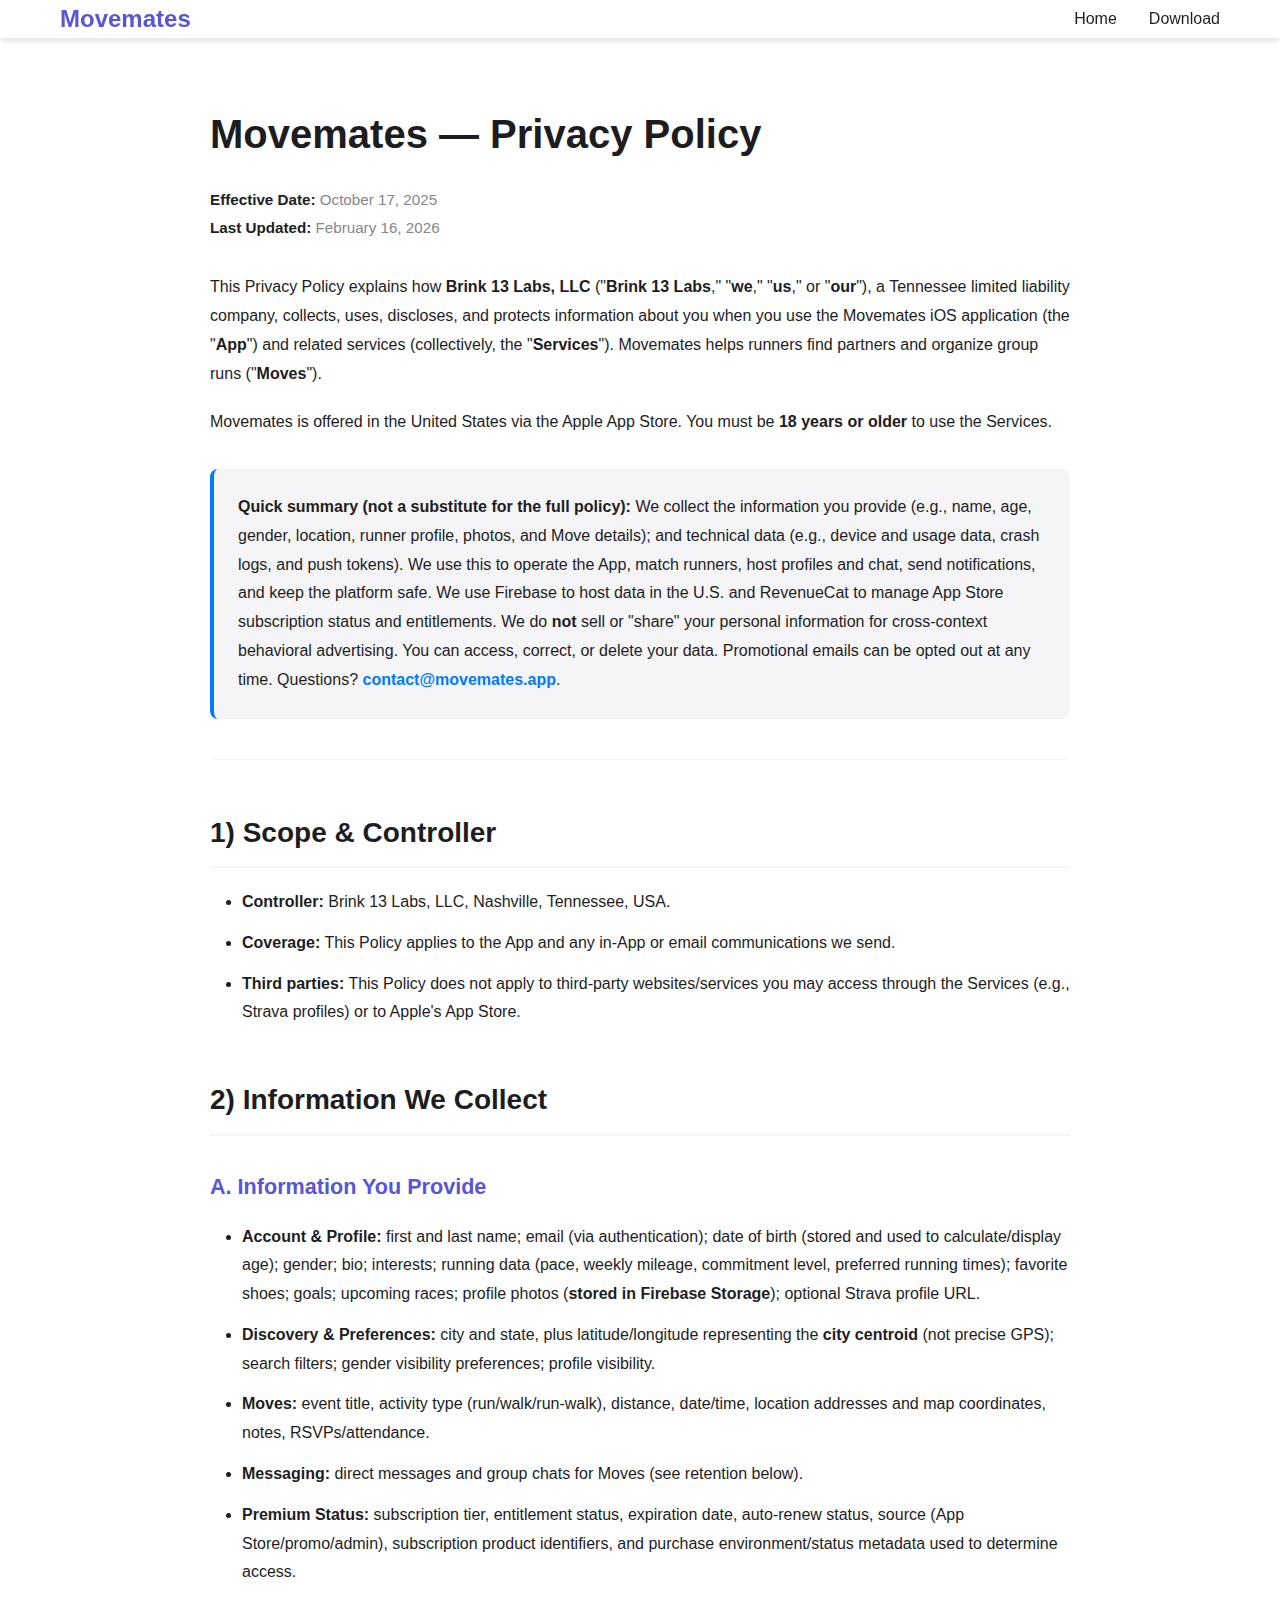
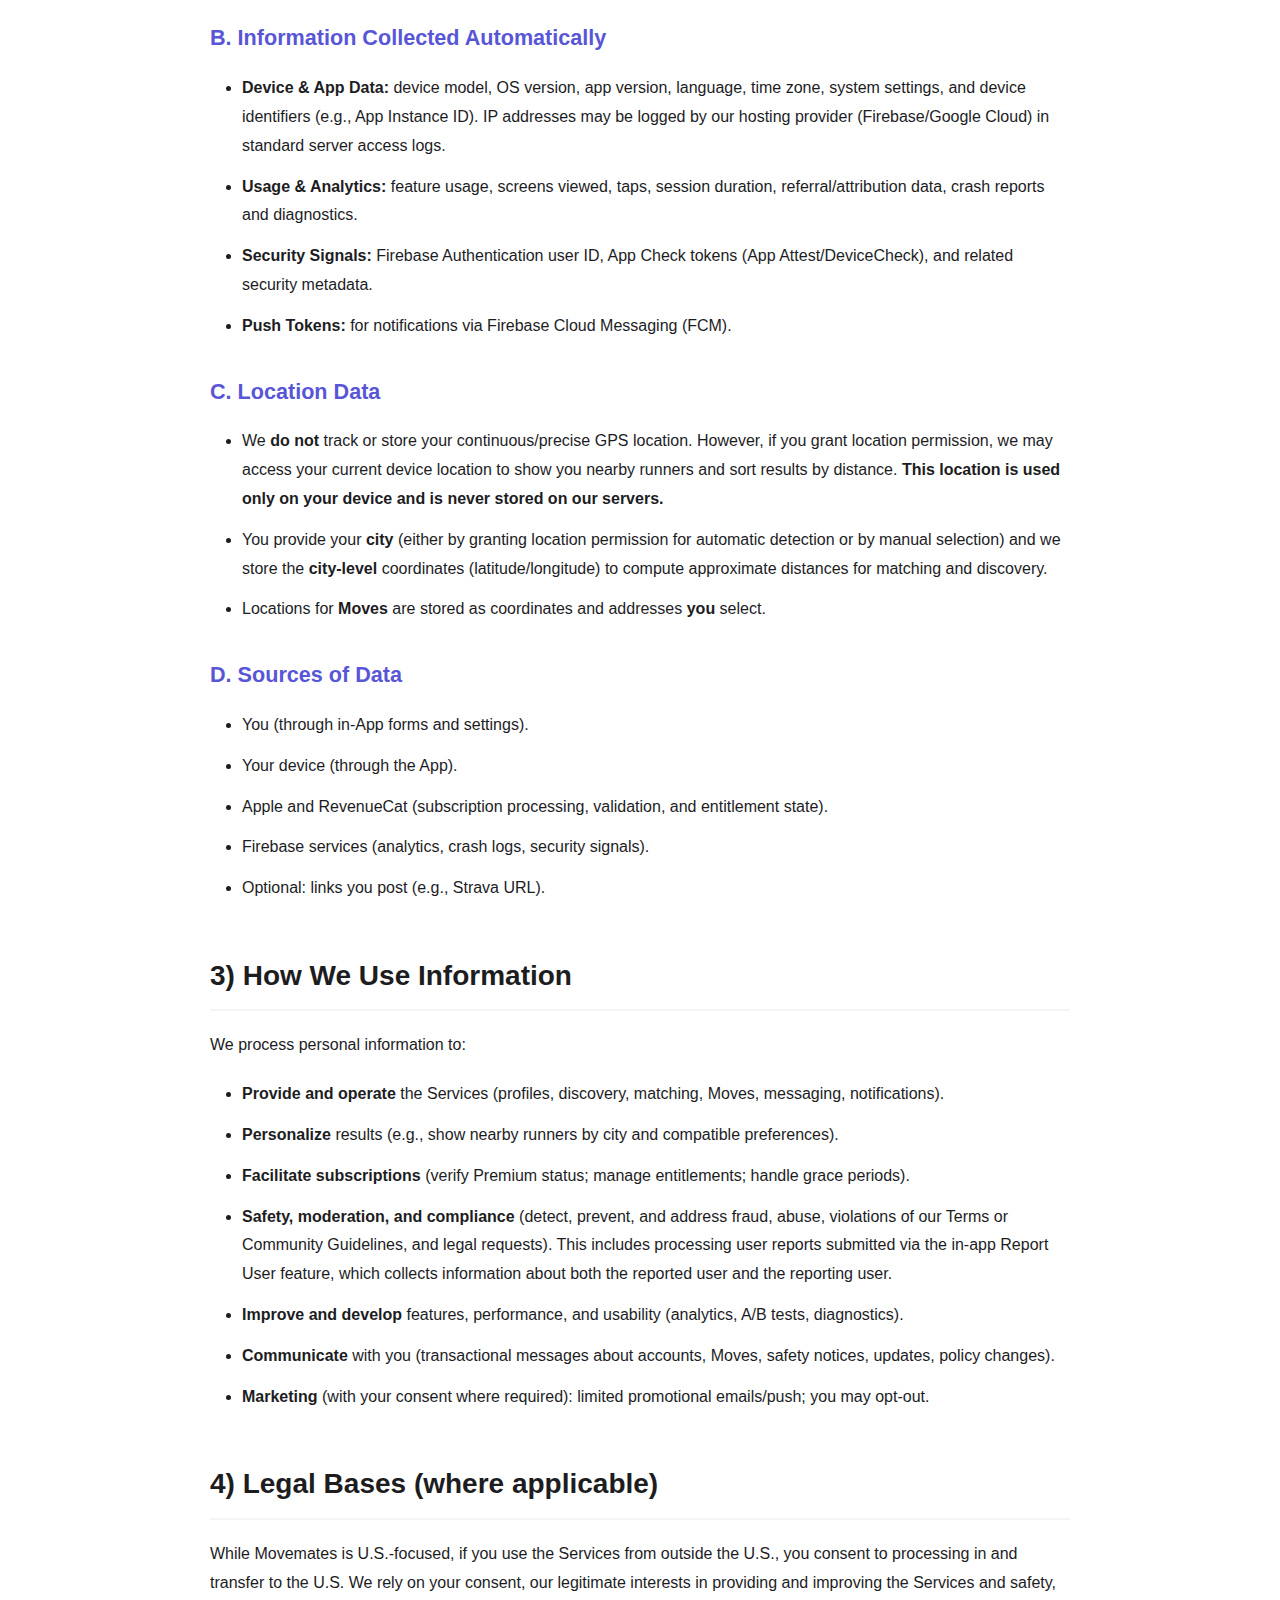
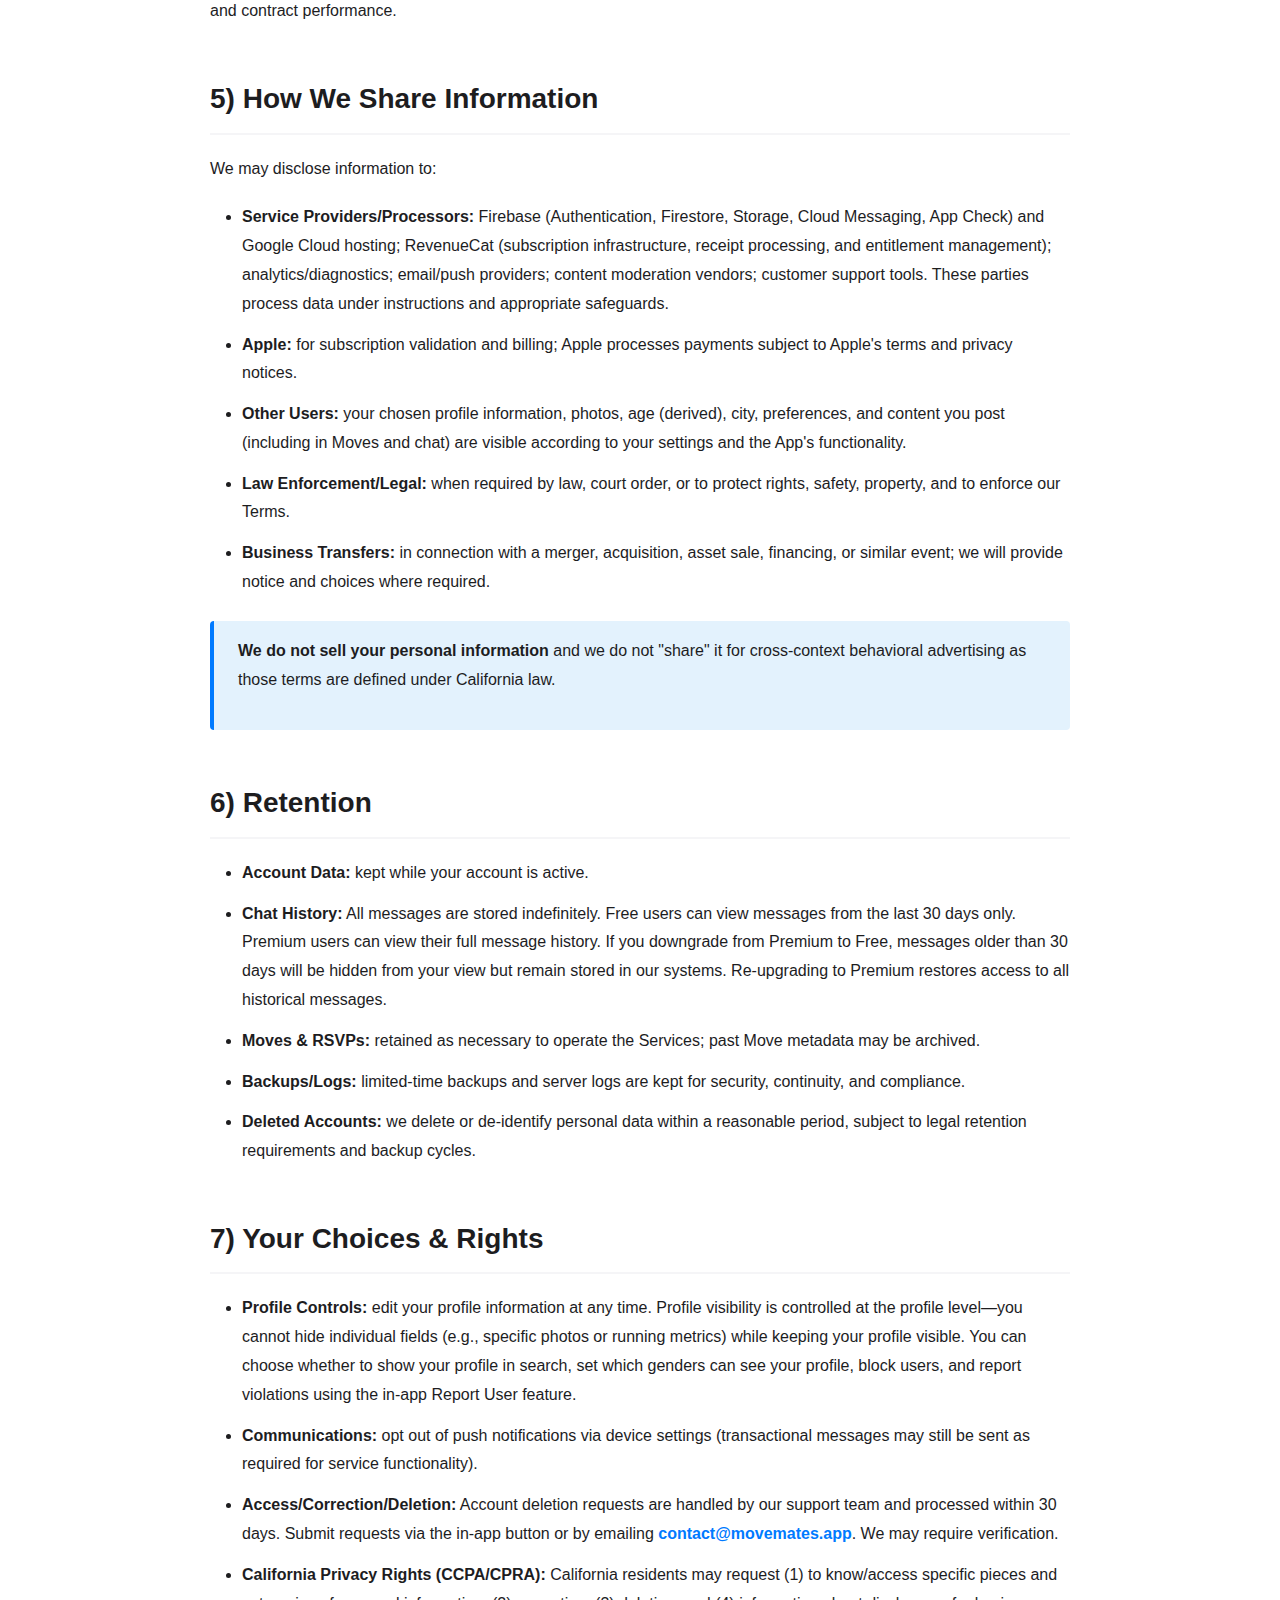
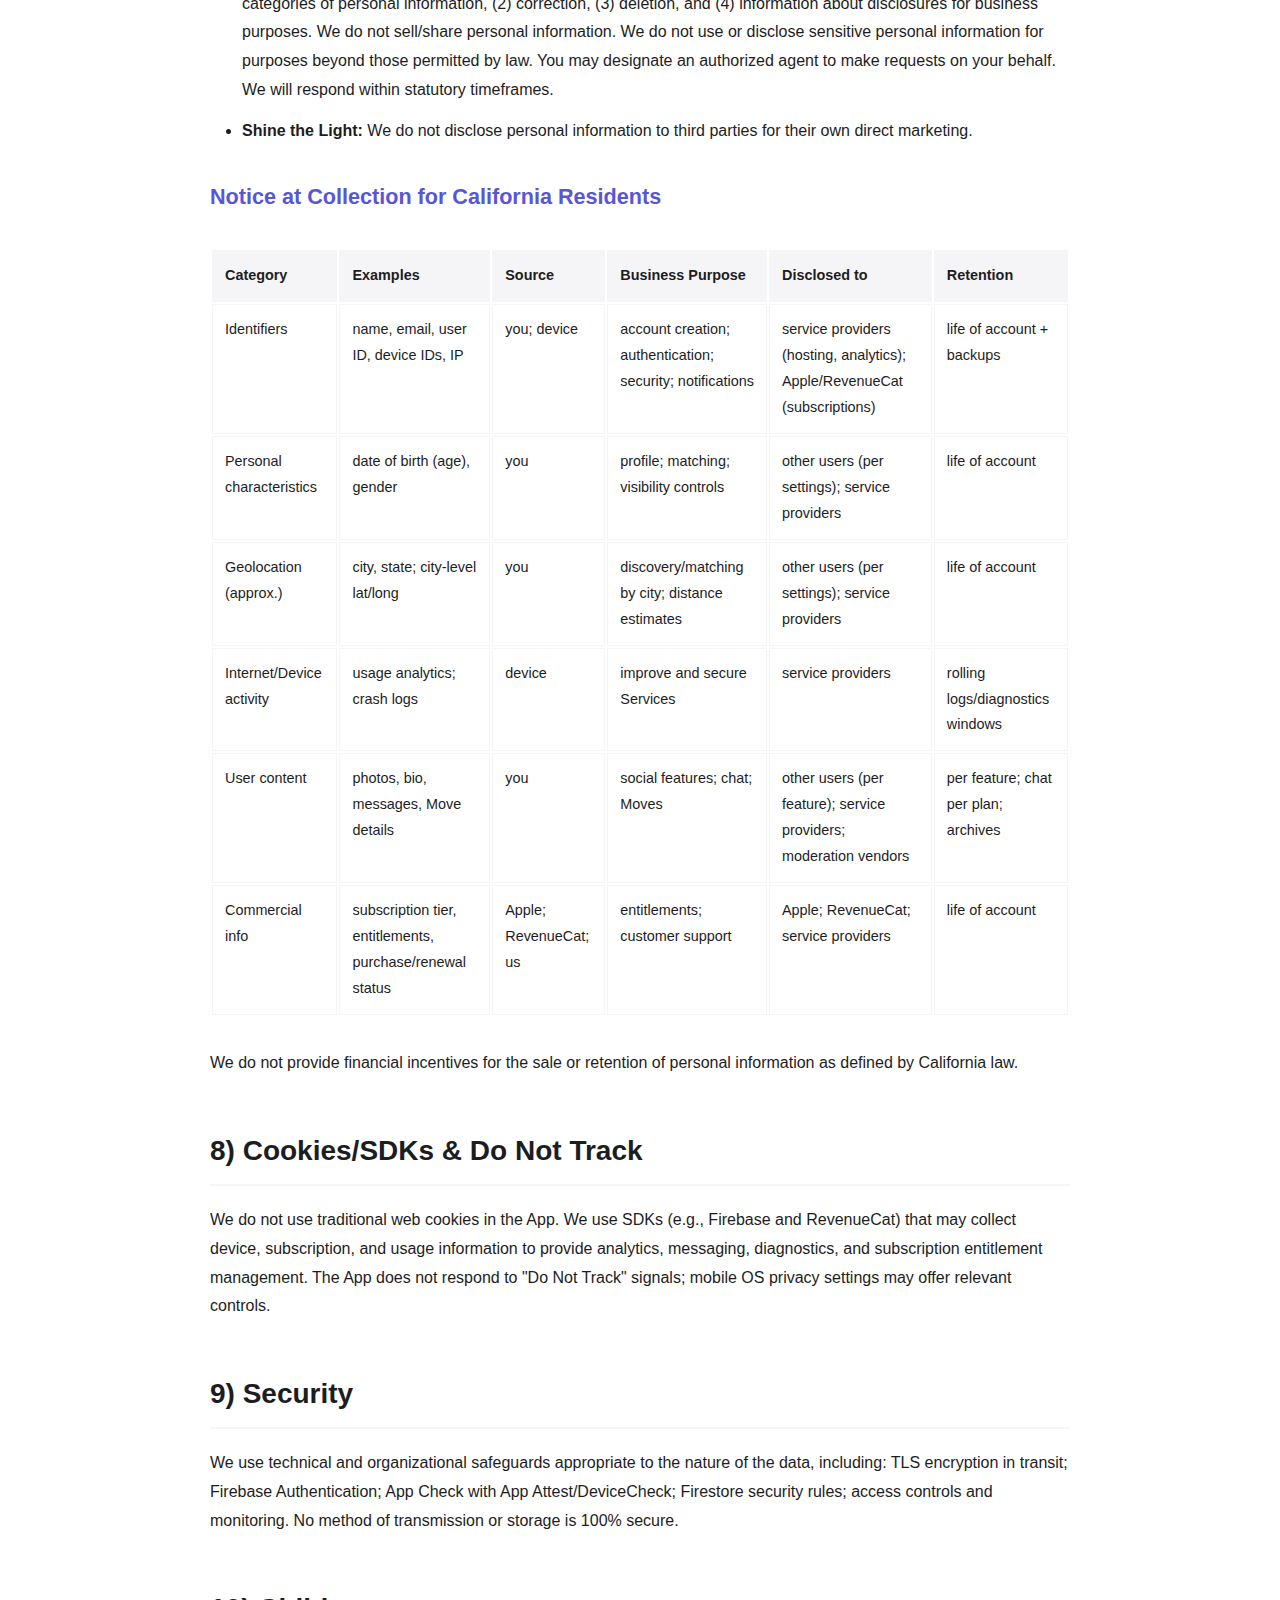
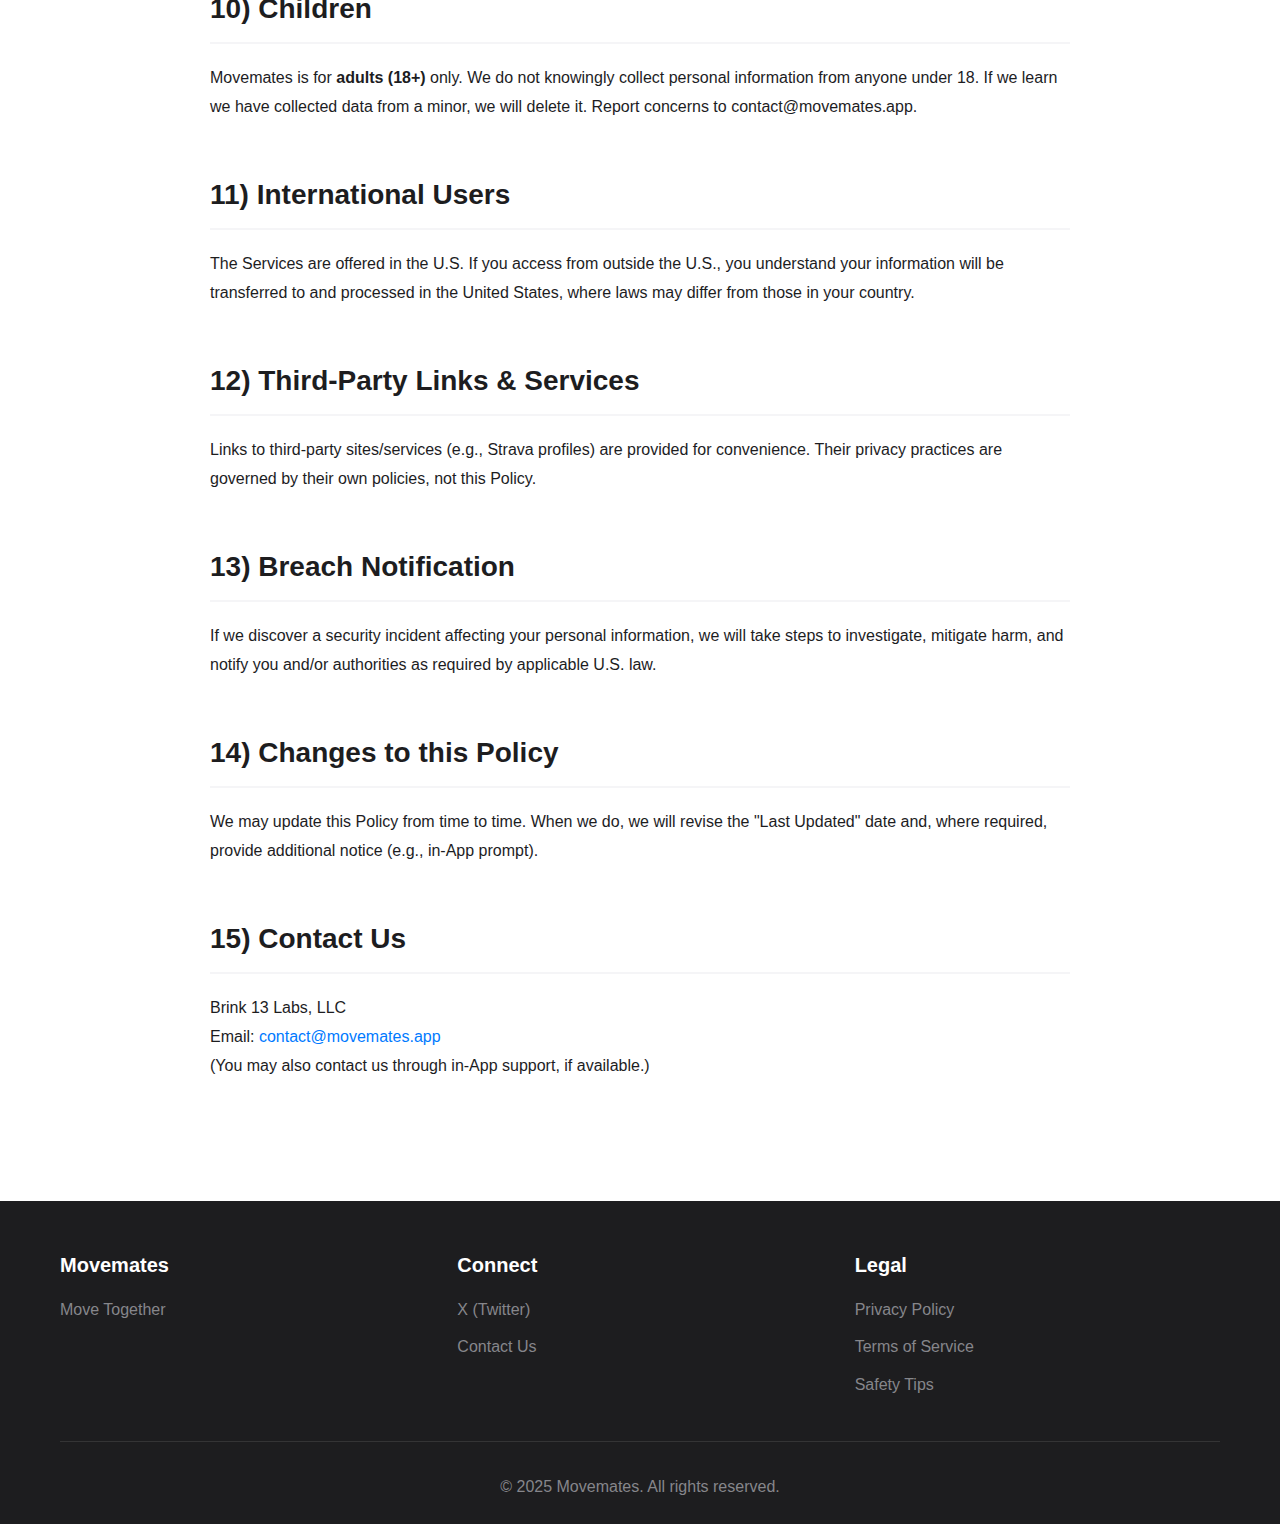
<file: public/privacy.html>
<!DOCTYPE html>
<html lang="en">
<head>
    <meta charset="UTF-8">
    <meta name="viewport" content="width=device-width, initial-scale=1.0">
    <title>Privacy Policy - Movemates</title>
    <meta name="description" content="Movemates Privacy Policy - Learn how Brink 13 Labs, LLC collects, uses, and protects your information.">
    <link rel="stylesheet" href="styles.css">
    <style>
        .privacy-content {
            max-width: 900px;
            margin: 0 auto;
            padding: 60px 20px 100px;
            line-height: 1.8;
        }

        .privacy-content h1 {
            font-size: 2.5rem;
            margin-bottom: 1rem;
            color: var(--text-dark);
        }

        .privacy-dates {
            color: var(--text-light);
            margin-bottom: 2rem;
            font-size: 0.95rem;
        }

        .privacy-content h2 {
            font-size: 1.75rem;
            margin-top: 3rem;
            margin-bottom: 1.25rem;
            color: var(--text-dark);
            border-bottom: 2px solid var(--bg-light);
            padding-bottom: 0.5rem;
        }

        .privacy-content h3 {
            font-size: 1.35rem;
            margin-top: 2rem;
            margin-bottom: 1rem;
            color: var(--secondary-color);
        }

        .privacy-content p {
            margin-bottom: 1.25rem;
            color: var(--text-dark);
        }

        .privacy-content ul, .privacy-content ol {
            margin-bottom: 1.5rem;
            padding-left: 2rem;
        }

        .privacy-content li {
            margin-bottom: 0.75rem;
            color: var(--text-dark);
        }

        .privacy-content strong {
            color: var(--text-dark);
            font-weight: 600;
        }

        .privacy-content a {
            color: var(--primary-color);
            text-decoration: none;
        }

        .privacy-content a:hover {
            text-decoration: underline;
        }

        .privacy-summary {
            background-color: var(--bg-light);
            border-left: 4px solid var(--primary-color);
            padding: 1.5rem;
            margin: 2rem 0;
            border-radius: 8px;
        }

        .privacy-summary p {
            margin-bottom: 0;
        }

        .privacy-content hr {
            border: none;
            border-top: 1px solid var(--bg-light);
            margin: 2.5rem 0;
        }

        .privacy-table {
            width: 100%;
            border-collapse: collapse;
            margin: 2rem 0;
            font-size: 0.9rem;
            overflow-x: auto;
            display: block;
        }

        .privacy-table table {
            width: 100%;
            min-width: 800px;
        }

        .privacy-table th,
        .privacy-table td {
            border: 1px solid var(--bg-light);
            padding: 0.75rem;
            text-align: left;
            vertical-align: top;
        }

        .privacy-table th {
            background-color: var(--bg-light);
            font-weight: 600;
            color: var(--text-dark);
        }

        .privacy-table td {
            color: var(--text-dark);
        }

        .privacy-highlight {
            background-color: #E3F2FD;
            border-left: 4px solid var(--primary-color);
            padding: 1rem 1.5rem;
            margin: 1.5rem 0;
            border-radius: 4px;
        }

        @media (max-width: 768px) {
            .privacy-content h1 {
                font-size: 2rem;
            }

            .privacy-content h2 {
                font-size: 1.5rem;
            }

            .privacy-content h3 {
                font-size: 1.2rem;
            }

            .privacy-table {
                font-size: 0.85rem;
            }
        }
    </style>
</head>
<body>
    <!-- Header -->
    <header>
        <nav class="container">
            <a href="index.html" class="logo">Movemates</a>
            <ul class="nav-links">
                <li><a href="index.html">Home</a></li>
                <li><a href="index.html#download">Download</a></li>
            </ul>
        </nav>
    </header>

    <!-- Privacy Policy Content -->
    <div class="privacy-content">
        <h1>Movemates — Privacy Policy</h1>

        <div class="privacy-dates">
            <strong>Effective Date:</strong> October 17, 2025<br>
            <strong>Last Updated:</strong> February 16, 2026
        </div>

        <p>This Privacy Policy explains how <strong>Brink 13 Labs, LLC</strong> ("<strong>Brink 13 Labs</strong>," "<strong>we</strong>," "<strong>us</strong>," or "<strong>our</strong>"), a Tennessee limited liability company, collects, uses, discloses, and protects information about you when you use the Movemates iOS application (the "<strong>App</strong>") and related services (collectively, the "<strong>Services</strong>"). Movemates helps runners find partners and organize group runs ("<strong>Moves</strong>").</p>

        <p>Movemates is offered in the United States via the Apple App Store. You must be <strong>18 years or older</strong> to use the Services.</p>

        <div class="privacy-summary">
            <p><strong>Quick summary (not a substitute for the full policy):</strong> We collect the information you provide (e.g., name, age, gender, location, runner profile, photos, and Move details); and technical data (e.g., device and usage data, crash logs, and push tokens). We use this to operate the App, match runners, host profiles and chat, send notifications, and keep the platform safe. We use Firebase to host data in the U.S. and RevenueCat to manage App Store subscription status and entitlements. We do <strong>not</strong> sell or "share" your personal information for cross-context behavioral advertising. You can access, correct, or delete your data. Promotional emails can be opted out at any time. Questions? <strong><a href="mailto:contact@movemates.app">contact@movemates.app</a></strong>.</p>
        </div>

        <hr>

        <h2>1) Scope &amp; Controller</h2>
        <ul>
            <li><strong>Controller:</strong> Brink 13 Labs, LLC, Nashville, Tennessee, USA.</li>
            <li><strong>Coverage:</strong> This Policy applies to the App and any in-App or email communications we send.</li>
            <li><strong>Third parties:</strong> This Policy does not apply to third-party websites/services you may access through the Services (e.g., Strava profiles) or to Apple's App Store.</li>
        </ul>

        <h2>2) Information We Collect</h2>

        <h3>A. Information You Provide</h3>
        <ul>
            <li><strong>Account &amp; Profile:</strong> first and last name; email (via authentication); date of birth (stored and used to calculate/display age); gender; bio; interests; running data (pace, weekly mileage, commitment level, preferred running times); favorite shoes; goals; upcoming races; profile photos (<strong>stored in Firebase Storage</strong>); optional Strava profile URL.</li>
            <li><strong>Discovery &amp; Preferences:</strong> city and state, plus latitude/longitude representing the <strong>city centroid</strong> (not precise GPS); search filters; gender visibility preferences; profile visibility.</li>
            <li><strong>Moves:</strong> event title, activity type (run/walk/run-walk), distance, date/time, location addresses and map coordinates, notes, RSVPs/attendance.</li>
            <li><strong>Messaging:</strong> direct messages and group chats for Moves (see retention below).</li>
            <li><strong>Premium Status:</strong> subscription tier, entitlement status, expiration date, auto-renew status, source (App Store/promo/admin), subscription product identifiers, and purchase environment/status metadata used to determine access.</li>
        </ul>

        <h3>B. Information Collected Automatically</h3>
        <ul>
            <li><strong>Device &amp; App Data:</strong> device model, OS version, app version, language, time zone, system settings, and device identifiers (e.g., App Instance ID). IP addresses may be logged by our hosting provider (Firebase/Google Cloud) in standard server access logs.</li>
            <li><strong>Usage &amp; Analytics:</strong> feature usage, screens viewed, taps, session duration, referral/attribution data, crash reports and diagnostics.</li>
            <li><strong>Security Signals:</strong> Firebase Authentication user ID, App Check tokens (App Attest/DeviceCheck), and related security metadata.</li>
            <li><strong>Push Tokens:</strong> for notifications via Firebase Cloud Messaging (FCM).</li>
        </ul>

        <h3>C. Location Data</h3>
        <ul>
            <li>We <strong>do not</strong> track or store your continuous/precise GPS location. However, if you grant location permission, we may access your current device location to show you nearby runners and sort results by distance. <strong>This location is used only on your device and is never stored on our servers.</strong></li>
            <li>You provide your <strong>city</strong> (either by granting location permission for automatic detection or by manual selection) and we store the <strong>city-level</strong> coordinates (latitude/longitude) to compute approximate distances for matching and discovery.</li>
            <li>Locations for <strong>Moves</strong> are stored as coordinates and addresses <strong>you</strong> select.</li>
        </ul>

        <h3>D. Sources of Data</h3>
        <ul>
            <li>You (through in-App forms and settings).</li>
            <li>Your device (through the App).</li>
            <li>Apple and RevenueCat (subscription processing, validation, and entitlement state).</li>
            <li>Firebase services (analytics, crash logs, security signals).</li>
            <li>Optional: links you post (e.g., Strava URL).</li>
        </ul>

        <h2>3) How We Use Information</h2>
        <p>We process personal information to:</p>
        <ul>
            <li><strong>Provide and operate</strong> the Services (profiles, discovery, matching, Moves, messaging, notifications).</li>
            <li><strong>Personalize</strong> results (e.g., show nearby runners by city and compatible preferences).</li>
            <li><strong>Facilitate subscriptions</strong> (verify Premium status; manage entitlements; handle grace periods).</li>
            <li><strong>Safety, moderation, and compliance</strong> (detect, prevent, and address fraud, abuse, violations of our Terms or Community Guidelines, and legal requests). This includes processing user reports submitted via the in-app Report User feature, which collects information about both the reported user and the reporting user.</li>
            <li><strong>Improve and develop</strong> features, performance, and usability (analytics, A/B tests, diagnostics).</li>
            <li><strong>Communicate</strong> with you (transactional messages about accounts, Moves, safety notices, updates, policy changes).</li>
            <li><strong>Marketing</strong> (with your consent where required): limited promotional emails/push; you may opt-out.</li>
        </ul>

        <h2>4) Legal Bases (where applicable)</h2>
        <p>While Movemates is U.S.-focused, if you use the Services from outside the U.S., you consent to processing in and transfer to the U.S. We rely on your consent, our legitimate interests in providing and improving the Services and safety, and contract performance.</p>

        <h2>5) How We Share Information</h2>
        <p>We may disclose information to:</p>
        <ul>
            <li><strong>Service Providers/Processors:</strong> Firebase (Authentication, Firestore, Storage, Cloud Messaging, App Check) and Google Cloud hosting; RevenueCat (subscription infrastructure, receipt processing, and entitlement management); analytics/diagnostics; email/push providers; content moderation vendors; customer support tools. These parties process data under instructions and appropriate safeguards.</li>
            <li><strong>Apple:</strong> for subscription validation and billing; Apple processes payments subject to Apple's terms and privacy notices.</li>
            <li><strong>Other Users:</strong> your chosen profile information, photos, age (derived), city, preferences, and content you post (including in Moves and chat) are visible according to your settings and the App's functionality.</li>
            <li><strong>Law Enforcement/Legal:</strong> when required by law, court order, or to protect rights, safety, property, and to enforce our Terms.</li>
            <li><strong>Business Transfers:</strong> in connection with a merger, acquisition, asset sale, financing, or similar event; we will provide notice and choices where required.</li>
        </ul>

        <div class="privacy-highlight">
            <p><strong>We do not sell your personal information</strong> and we do not "share" it for cross-context behavioral advertising as those terms are defined under California law.</p>
        </div>

        <h2>6) Retention</h2>
        <ul>
            <li><strong>Account Data:</strong> kept while your account is active.</li>
            <li><strong>Chat History:</strong> All messages are stored indefinitely. Free users can view messages from the last 30 days only. Premium users can view their full message history. If you downgrade from Premium to Free, messages older than 30 days will be hidden from your view but remain stored in our systems. Re-upgrading to Premium restores access to all historical messages.</li>
            <li><strong>Moves &amp; RSVPs:</strong> retained as necessary to operate the Services; past Move metadata may be archived.</li>
            <li><strong>Backups/Logs:</strong> limited-time backups and server logs are kept for security, continuity, and compliance.</li>
            <li><strong>Deleted Accounts:</strong> we delete or de-identify personal data within a reasonable period, subject to legal retention requirements and backup cycles.</li>
        </ul>

        <h2>7) Your Choices &amp; Rights</h2>
        <ul>
            <li><strong>Profile Controls:</strong> edit your profile information at any time. Profile visibility is controlled at the profile level—you cannot hide individual fields (e.g., specific photos or running metrics) while keeping your profile visible. You can choose whether to show your profile in search, set which genders can see your profile, block users, and report violations using the in-app Report User feature.</li>
            <li><strong>Communications:</strong> opt out of push notifications via device settings (transactional messages may still be sent as required for service functionality).</li>
            <li><strong>Access/Correction/Deletion:</strong> Account deletion requests are handled by our support team and processed within 30 days. Submit requests via the in-app button or by emailing <strong><a href="mailto:contact@movemates.app">contact@movemates.app</a></strong>. We may require verification.</li>
            <li><strong>California Privacy Rights (CCPA/CPRA):</strong> California residents may request (1) to know/access specific pieces and categories of personal information, (2) correction, (3) deletion, and (4) information about disclosures for business purposes. We do not sell/share personal information. We do not use or disclose sensitive personal information for purposes beyond those permitted by law. You may designate an authorized agent to make requests on your behalf. We will respond within statutory timeframes.</li>
            <li><strong>Shine the Light:</strong> We do not disclose personal information to third parties for their own direct marketing.</li>
        </ul>

        <h3>Notice at Collection for California Residents</h3>
        <div class="privacy-table">
            <table>
                <thead>
                    <tr>
                        <th>Category</th>
                        <th>Examples</th>
                        <th>Source</th>
                        <th>Business Purpose</th>
                        <th>Disclosed to</th>
                        <th>Retention</th>
                    </tr>
                </thead>
                <tbody>
                    <tr>
                        <td>Identifiers</td>
                        <td>name, email, user ID, device IDs, IP</td>
                        <td>you; device</td>
                        <td>account creation; authentication; security; notifications</td>
                        <td>service providers (hosting, analytics); Apple/RevenueCat (subscriptions)</td>
                        <td>life of account + backups</td>
                    </tr>
                    <tr>
                        <td>Personal characteristics</td>
                        <td>date of birth (age), gender</td>
                        <td>you</td>
                        <td>profile; matching; visibility controls</td>
                        <td>other users (per settings); service providers</td>
                        <td>life of account</td>
                    </tr>
                    <tr>
                        <td>Geolocation (approx.)</td>
                        <td>city, state; city-level lat/long</td>
                        <td>you</td>
                        <td>discovery/matching by city; distance estimates</td>
                        <td>other users (per settings); service providers</td>
                        <td>life of account</td>
                    </tr>
                    <tr>
                        <td>Internet/Device activity</td>
                        <td>usage analytics; crash logs</td>
                        <td>device</td>
                        <td>improve and secure Services</td>
                        <td>service providers</td>
                        <td>rolling logs/diagnostics windows</td>
                    </tr>
                    <tr>
                        <td>User content</td>
                        <td>photos, bio, messages, Move details</td>
                        <td>you</td>
                        <td>social features; chat; Moves</td>
                        <td>other users (per feature); service providers; moderation vendors</td>
                        <td>per feature; chat per plan; archives</td>
                    </tr>
                    <tr>
                        <td>Commercial info</td>
                        <td>subscription tier, entitlements, purchase/renewal status</td>
                        <td>Apple; RevenueCat; us</td>
                        <td>entitlements; customer support</td>
                        <td>Apple; RevenueCat; service providers</td>
                        <td>life of account</td>
                    </tr>
                </tbody>
            </table>
        </div>
        <p>We do not provide financial incentives for the sale or retention of personal information as defined by California law.</p>

        <h2>8) Cookies/SDKs &amp; Do Not Track</h2>
        <p>We do not use traditional web cookies in the App. We use SDKs (e.g., Firebase and RevenueCat) that may collect device, subscription, and usage information to provide analytics, messaging, diagnostics, and subscription entitlement management. The App does not respond to "Do Not Track" signals; mobile OS privacy settings may offer relevant controls.</p>

        <h2>9) Security</h2>
        <p>We use technical and organizational safeguards appropriate to the nature of the data, including: TLS encryption in transit; Firebase Authentication; App Check with App Attest/DeviceCheck; Firestore security rules; access controls and monitoring. No method of transmission or storage is 100% secure.</p>

        <h2>10) Children</h2>
        <p>Movemates is for <strong>adults (18+)</strong> only. We do not knowingly collect personal information from anyone under 18. If we learn we have collected data from a minor, we will delete it. Report concerns to contact@movemates.app.</p>

        <h2>11) International Users</h2>
        <p>The Services are offered in the U.S. If you access from outside the U.S., you understand your information will be transferred to and processed in the United States, where laws may differ from those in your country.</p>

        <h2>12) Third-Party Links &amp; Services</h2>
        <p>Links to third-party sites/services (e.g., Strava profiles) are provided for convenience. Their privacy practices are governed by their own policies, not this Policy.</p>

        <h2>13) Breach Notification</h2>
        <p>If we discover a security incident affecting your personal information, we will take steps to investigate, mitigate harm, and notify you and/or authorities as required by applicable U.S. law.</p>

        <h2>14) Changes to this Policy</h2>
        <p>We may update this Policy from time to time. When we do, we will revise the "Last Updated" date and, where required, provide additional notice (e.g., in-App prompt).</p>

        <h2>15) Contact Us</h2>
        <p>
            Brink 13 Labs, LLC<br>
            Email: <a href="mailto:contact@movemates.app">contact@movemates.app</a><br>
            (You may also contact us through in-App support, if available.)
        </p>
    </div>

    <!-- Footer -->
    <footer>
        <div class="container">
            <div class="footer-content">
                <div class="footer-section">
                    <h4>Movemates</h4>
                    <p>Move Together</p>
                </div>
                <div class="footer-section">
                    <h4>Connect</h4>
                    <ul class="footer-links">
                        <li><a href="https://x.com/movemates_app" target="_blank">X (Twitter)</a></li>
                        <li><a href="mailto:contact@movemates.app">Contact Us</a></li>
                    </ul>
                </div>
                <div class="footer-section">
                    <h4>Legal</h4>
                    <ul class="footer-links">
                        <li><a href="privacy.html">Privacy Policy</a></li>
                        <li><a href="terms.html">Terms of Service</a></li>
                        <li><a href="safety.html">Safety Tips</a></li>
                    </ul>
                </div>
            </div>
            <div class="footer-bottom">
                <p>&copy; 2025 Movemates. All rights reserved.</p>
            </div>
        </div>
    </footer>
</body>
</html>
</file>
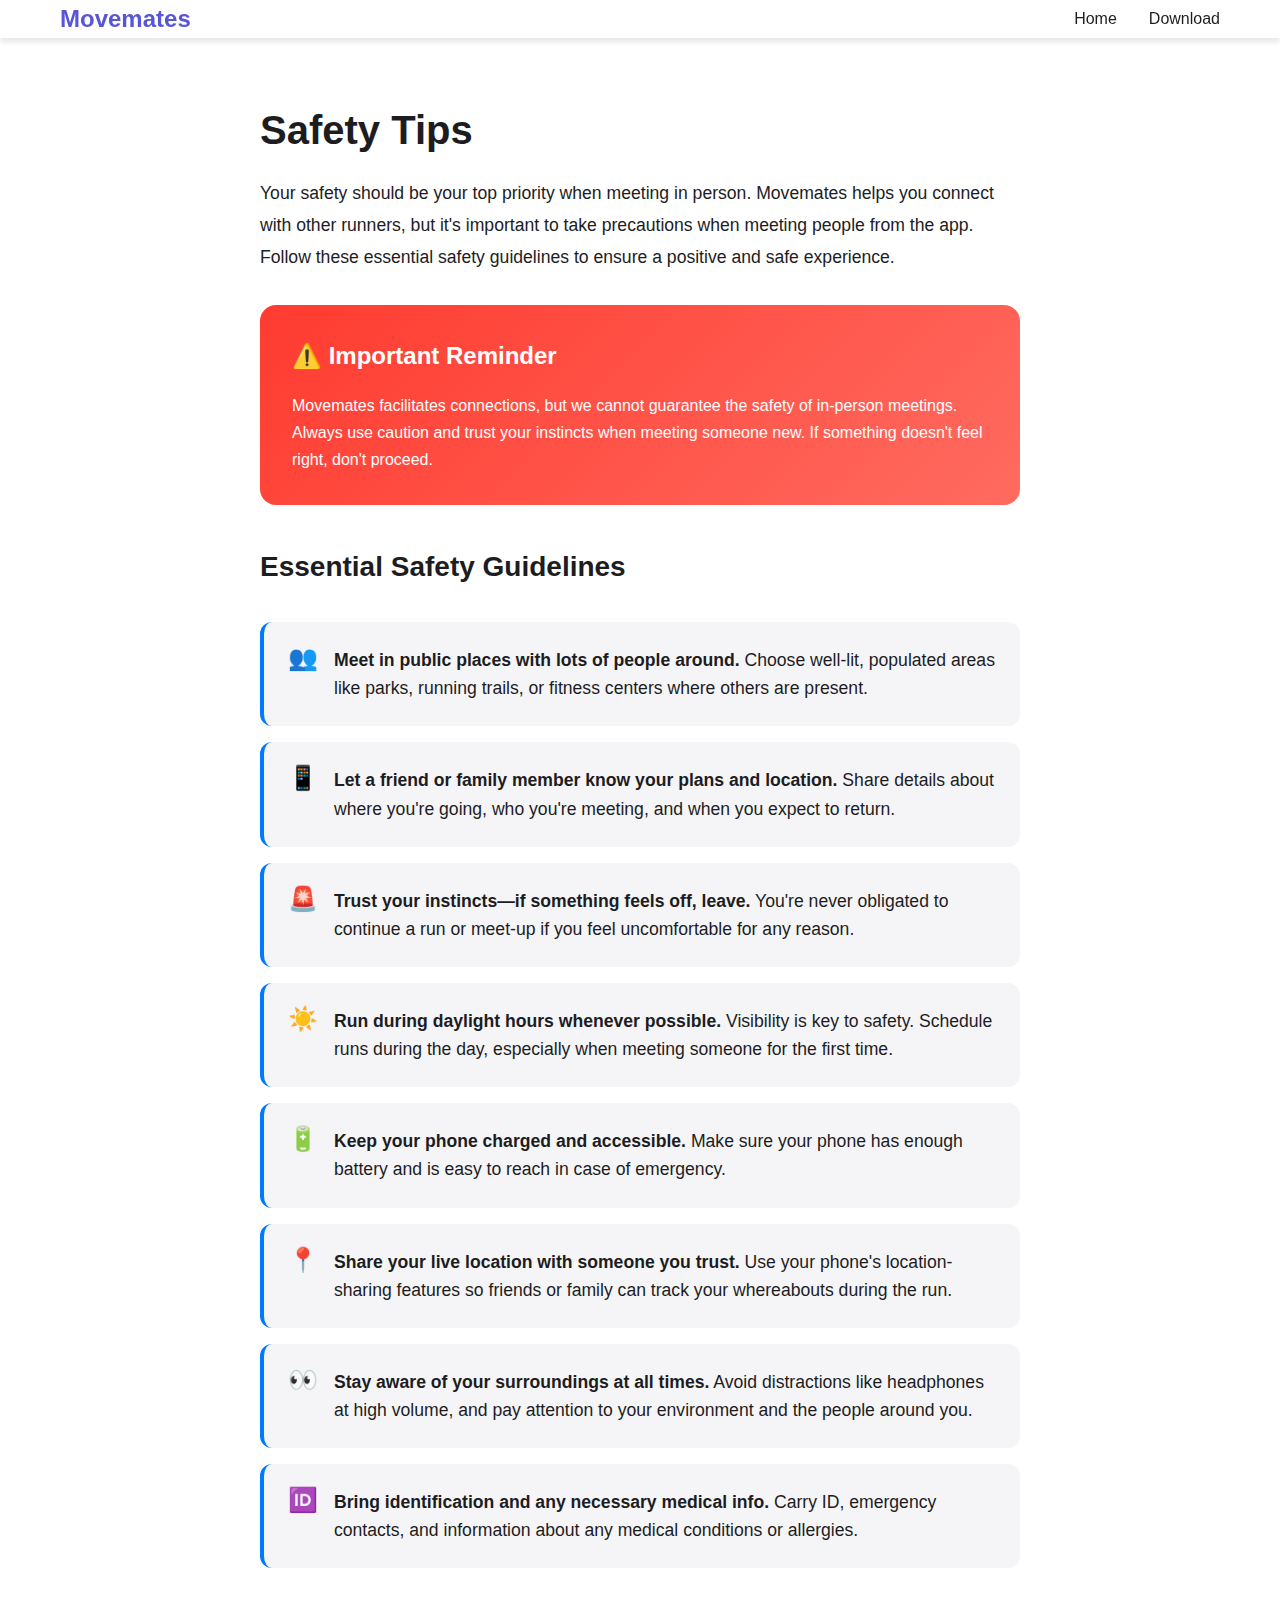
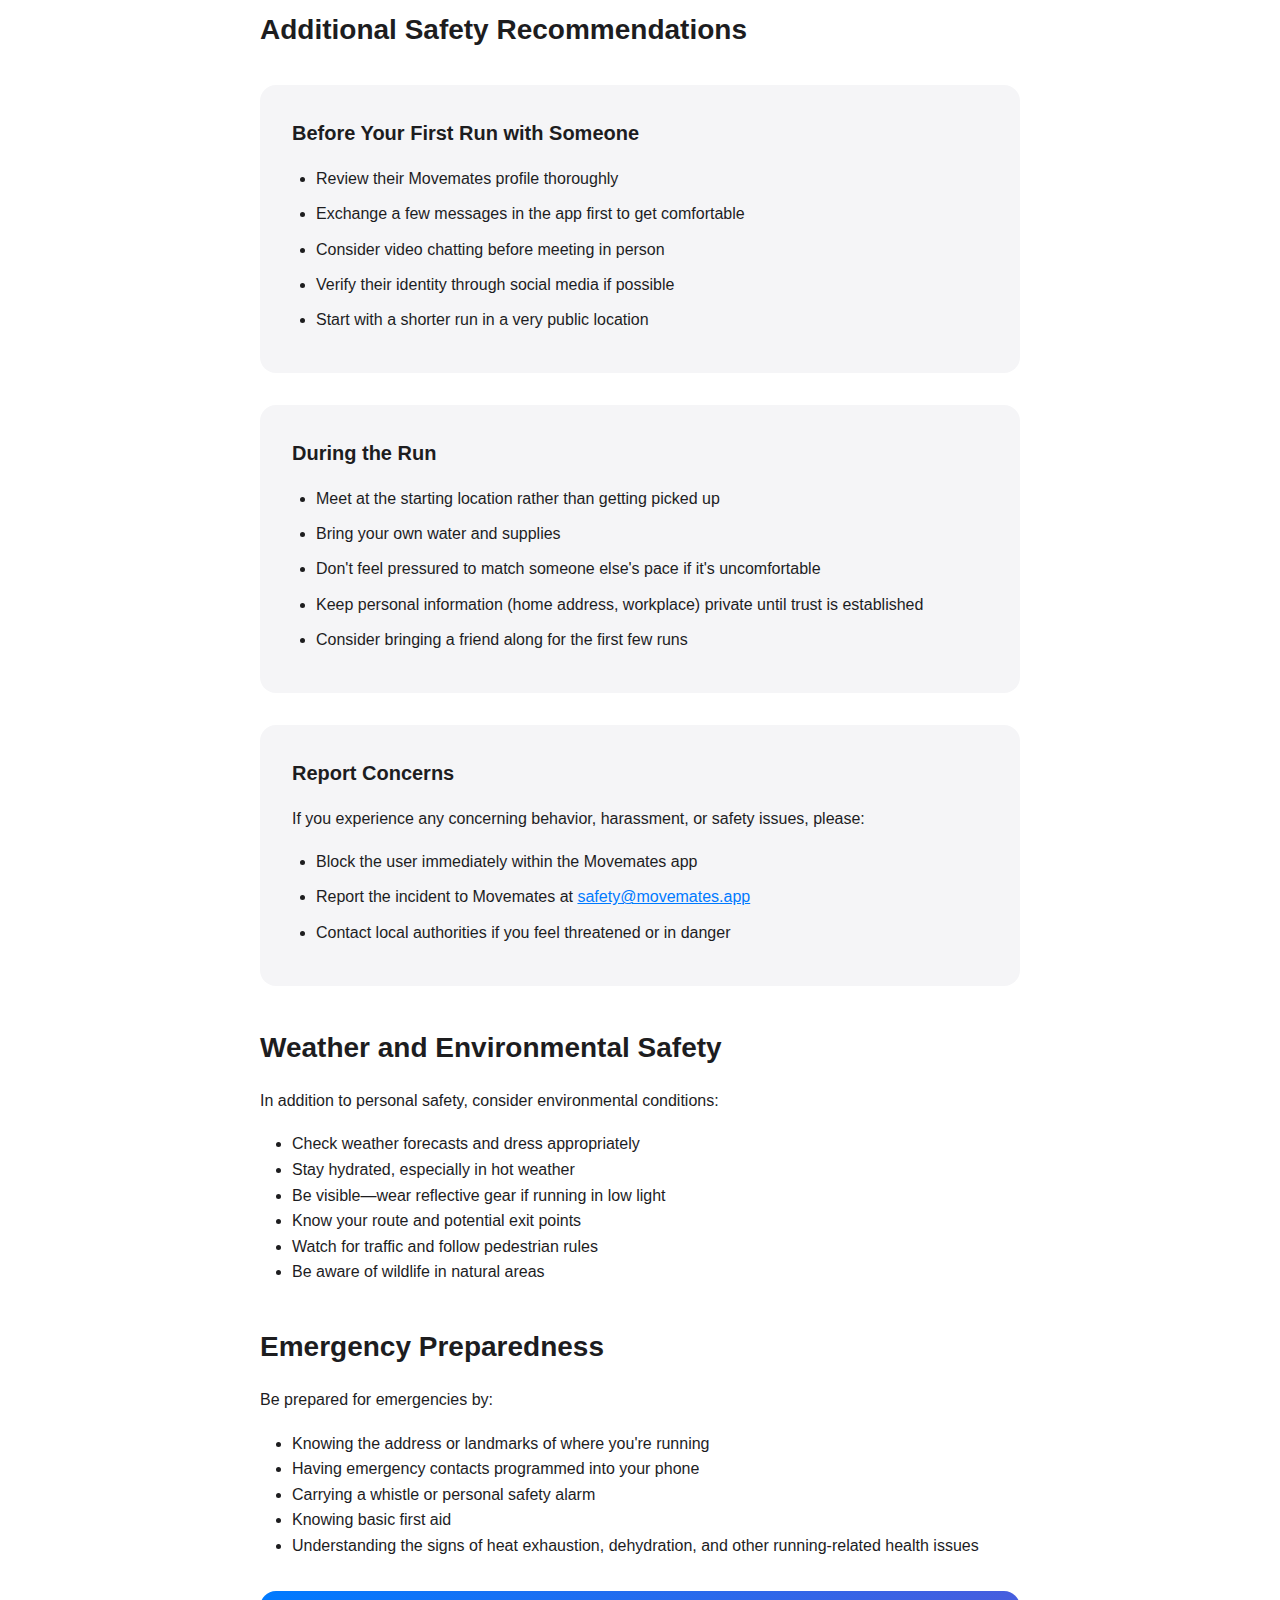
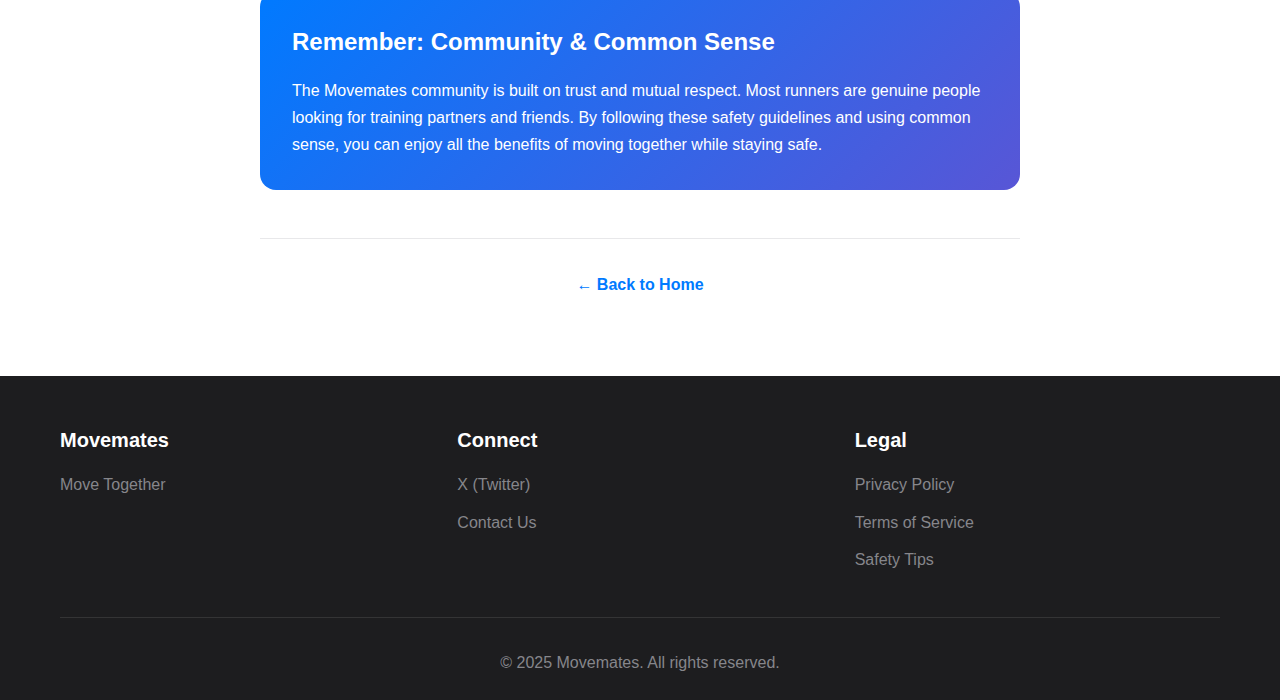
<file: public/safety.html>
<!DOCTYPE html>
<html lang="en">
<head>
    <meta charset="UTF-8">
    <meta name="viewport" content="width=device-width, initial-scale=1.0">
    <title>Safety Tips - Movemates</title>
    <meta name="description" content="Stay safe while meeting other runners. Important safety guidelines for using Movemates.">
    <link rel="stylesheet" href="styles.css">
    <style>
        .legal-page {
            max-width: 800px;
            margin: 0 auto;
            padding: 60px 20px;
        }
        .legal-page h1 {
            font-size: 2.5rem;
            margin-bottom: 1rem;
            color: var(--text-dark);
        }
        .legal-page .intro-text {
            font-size: 1.1rem;
            color: var(--text-dark);
            margin-bottom: 2rem;
            line-height: 1.8;
        }
        .legal-page h2 {
            font-size: 1.75rem;
            margin-top: 2.5rem;
            margin-bottom: 1rem;
            color: var(--text-dark);
        }
        .legal-page p {
            margin-bottom: 1rem;
            line-height: 1.8;
            color: var(--text-dark);
        }
        .safety-tips-list {
            list-style: none;
            margin: 2rem 0;
            padding: 0;
        }
        .safety-tips-list li {
            background-color: var(--bg-light);
            padding: 1.5rem;
            margin-bottom: 1rem;
            border-radius: 12px;
            border-left: 4px solid var(--primary-color);
            display: flex;
            align-items: flex-start;
            gap: 1rem;
        }
        .safety-tips-list .tip-icon {
            font-size: 1.5rem;
            flex-shrink: 0;
            line-height: 1;
        }
        .safety-tips-list .tip-text {
            font-size: 1.1rem;
            color: var(--text-dark);
            line-height: 1.6;
            margin: 0;
        }
        .alert-box {
            background: linear-gradient(135deg, #FF3B30 0%, #FF6B60 100%);
            color: white;
            padding: 2rem;
            border-radius: 16px;
            margin: 2rem 0;
        }
        .alert-box h3 {
            margin: 0 0 1rem 0;
            font-size: 1.5rem;
        }
        .alert-box p {
            margin: 0;
            color: white;
            line-height: 1.7;
        }
        .info-box {
            background-color: var(--bg-light);
            padding: 2rem;
            border-radius: 16px;
            margin: 2rem 0;
        }
        .info-box h3 {
            margin: 0 0 1rem 0;
            font-size: 1.25rem;
            color: var(--text-dark);
        }
        .info-box p {
            margin: 0;
            color: var(--text-dark);
            line-height: 1.7;
        }
        .info-box ul {
            margin: 1rem 0 0 1.5rem;
        }
        .info-box li {
            margin-bottom: 0.5rem;
            line-height: 1.7;
        }
    </style>
</head>
<body>
    <!-- Header -->
    <header>
        <nav class="container">
            <a href="index.html" class="logo">Movemates</a>
            <ul class="nav-links">
                <li><a href="index.html">Home</a></li>
                <li><a href="index.html#download">Download</a></li>
            </ul>
        </nav>
    </header>

    <!-- Safety Tips Content -->
    <main class="legal-page">
        <h1>Safety Tips</h1>
        <p class="intro-text">Your safety should be your top priority when meeting in person. Movemates helps you connect with other runners, but it's important to take precautions when meeting people from the app. Follow these essential safety guidelines to ensure a positive and safe experience.</p>

        <div class="alert-box">
            <h3>⚠️ Important Reminder</h3>
            <p>Movemates facilitates connections, but we cannot guarantee the safety of in-person meetings. Always use caution and trust your instincts when meeting someone new. If something doesn't feel right, don't proceed.</p>
        </div>

        <h2>Essential Safety Guidelines</h2>

        <ul class="safety-tips-list">
            <li>
                <span class="tip-icon">👥</span>
                <p class="tip-text"><strong>Meet in public places with lots of people around.</strong> Choose well-lit, populated areas like parks, running trails, or fitness centers where others are present.</p>
            </li>
            <li>
                <span class="tip-icon">📱</span>
                <p class="tip-text"><strong>Let a friend or family member know your plans and location.</strong> Share details about where you're going, who you're meeting, and when you expect to return.</p>
            </li>
            <li>
                <span class="tip-icon">🚨</span>
                <p class="tip-text"><strong>Trust your instincts—if something feels off, leave.</strong> You're never obligated to continue a run or meet-up if you feel uncomfortable for any reason.</p>
            </li>
            <li>
                <span class="tip-icon">☀️</span>
                <p class="tip-text"><strong>Run during daylight hours whenever possible.</strong> Visibility is key to safety. Schedule runs during the day, especially when meeting someone for the first time.</p>
            </li>
            <li>
                <span class="tip-icon">🔋</span>
                <p class="tip-text"><strong>Keep your phone charged and accessible.</strong> Make sure your phone has enough battery and is easy to reach in case of emergency.</p>
            </li>
            <li>
                <span class="tip-icon">📍</span>
                <p class="tip-text"><strong>Share your live location with someone you trust.</strong> Use your phone's location-sharing features so friends or family can track your whereabouts during the run.</p>
            </li>
            <li>
                <span class="tip-icon">👀</span>
                <p class="tip-text"><strong>Stay aware of your surroundings at all times.</strong> Avoid distractions like headphones at high volume, and pay attention to your environment and the people around you.</p>
            </li>
            <li>
                <span class="tip-icon">🆔</span>
                <p class="tip-text"><strong>Bring identification and any necessary medical info.</strong> Carry ID, emergency contacts, and information about any medical conditions or allergies.</p>
            </li>
        </ul>

        <h2>Additional Safety Recommendations</h2>

        <div class="info-box">
            <h3>Before Your First Run with Someone</h3>
            <ul>
                <li>Review their Movemates profile thoroughly</li>
                <li>Exchange a few messages in the app first to get comfortable</li>
                <li>Consider video chatting before meeting in person</li>
                <li>Verify their identity through social media if possible</li>
                <li>Start with a shorter run in a very public location</li>
            </ul>
        </div>

        <div class="info-box">
            <h3>During the Run</h3>
            <ul>
                <li>Meet at the starting location rather than getting picked up</li>
                <li>Bring your own water and supplies</li>
                <li>Don't feel pressured to match someone else's pace if it's uncomfortable</li>
                <li>Keep personal information (home address, workplace) private until trust is established</li>
                <li>Consider bringing a friend along for the first few runs</li>
            </ul>
        </div>

        <div class="info-box">
            <h3>Report Concerns</h3>
            <p>If you experience any concerning behavior, harassment, or safety issues, please:</p>
            <ul>
                <li>Block the user immediately within the Movemates app</li>
                <li>Report the incident to Movemates at <a href="mailto:safety@movemates.app" style="color: var(--primary-color);">safety@movemates.app</a></li>
                <li>Contact local authorities if you feel threatened or in danger</li>
            </ul>
        </div>

        <h2>Weather and Environmental Safety</h2>
        <p>In addition to personal safety, consider environmental conditions:</p>
        <ul style="margin-left: 2rem; margin-bottom: 1rem;">
            <li>Check weather forecasts and dress appropriately</li>
            <li>Stay hydrated, especially in hot weather</li>
            <li>Be visible—wear reflective gear if running in low light</li>
            <li>Know your route and potential exit points</li>
            <li>Watch for traffic and follow pedestrian rules</li>
            <li>Be aware of wildlife in natural areas</li>
        </ul>

        <h2>Emergency Preparedness</h2>
        <p>Be prepared for emergencies by:</p>
        <ul style="margin-left: 2rem; margin-bottom: 1rem;">
            <li>Knowing the address or landmarks of where you're running</li>
            <li>Having emergency contacts programmed into your phone</li>
            <li>Carrying a whistle or personal safety alarm</li>
            <li>Knowing basic first aid</li>
            <li>Understanding the signs of heat exhaustion, dehydration, and other running-related health issues</li>
        </ul>

        <div class="alert-box" style="background: linear-gradient(135deg, #007AFF 0%, #5856D6 100%);">
            <h3>Remember: Community & Common Sense</h3>
            <p>The Movemates community is built on trust and mutual respect. Most runners are genuine people looking for training partners and friends. By following these safety guidelines and using common sense, you can enjoy all the benefits of moving together while staying safe.</p>
        </div>

        <div style="margin-top: 3rem; padding-top: 2rem; border-top: 1px solid #E8E8EA; text-align: center;">
            <p><a href="index.html" style="color: var(--primary-color); text-decoration: none; font-weight: 600;">← Back to Home</a></p>
        </div>
    </main>

    <!-- Footer -->
    <footer>
        <div class="container">
            <div class="footer-content">
                <div class="footer-section">
                    <h4>Movemates</h4>
                    <p>Move Together</p>
                </div>
                <div class="footer-section">
                    <h4>Connect</h4>
                    <ul class="footer-links">
                        <li><a href="https://x.com/movemates_app" target="_blank">X (Twitter)</a></li>
                        <li><a href="mailto:contact@movemates.app">Contact Us</a></li>
                    </ul>
                </div>
                <div class="footer-section">
                    <h4>Legal</h4>
                    <ul class="footer-links">
                        <li><a href="privacy.html">Privacy Policy</a></li>
                        <li><a href="terms.html">Terms of Service</a></li>
                        <li><a href="safety.html">Safety Tips</a></li>
                    </ul>
                </div>
            </div>
            <div class="footer-bottom">
                <p>&copy; 2025 Movemates. All rights reserved.</p>
            </div>
        </div>
    </footer>
</body>
</html>
</file>
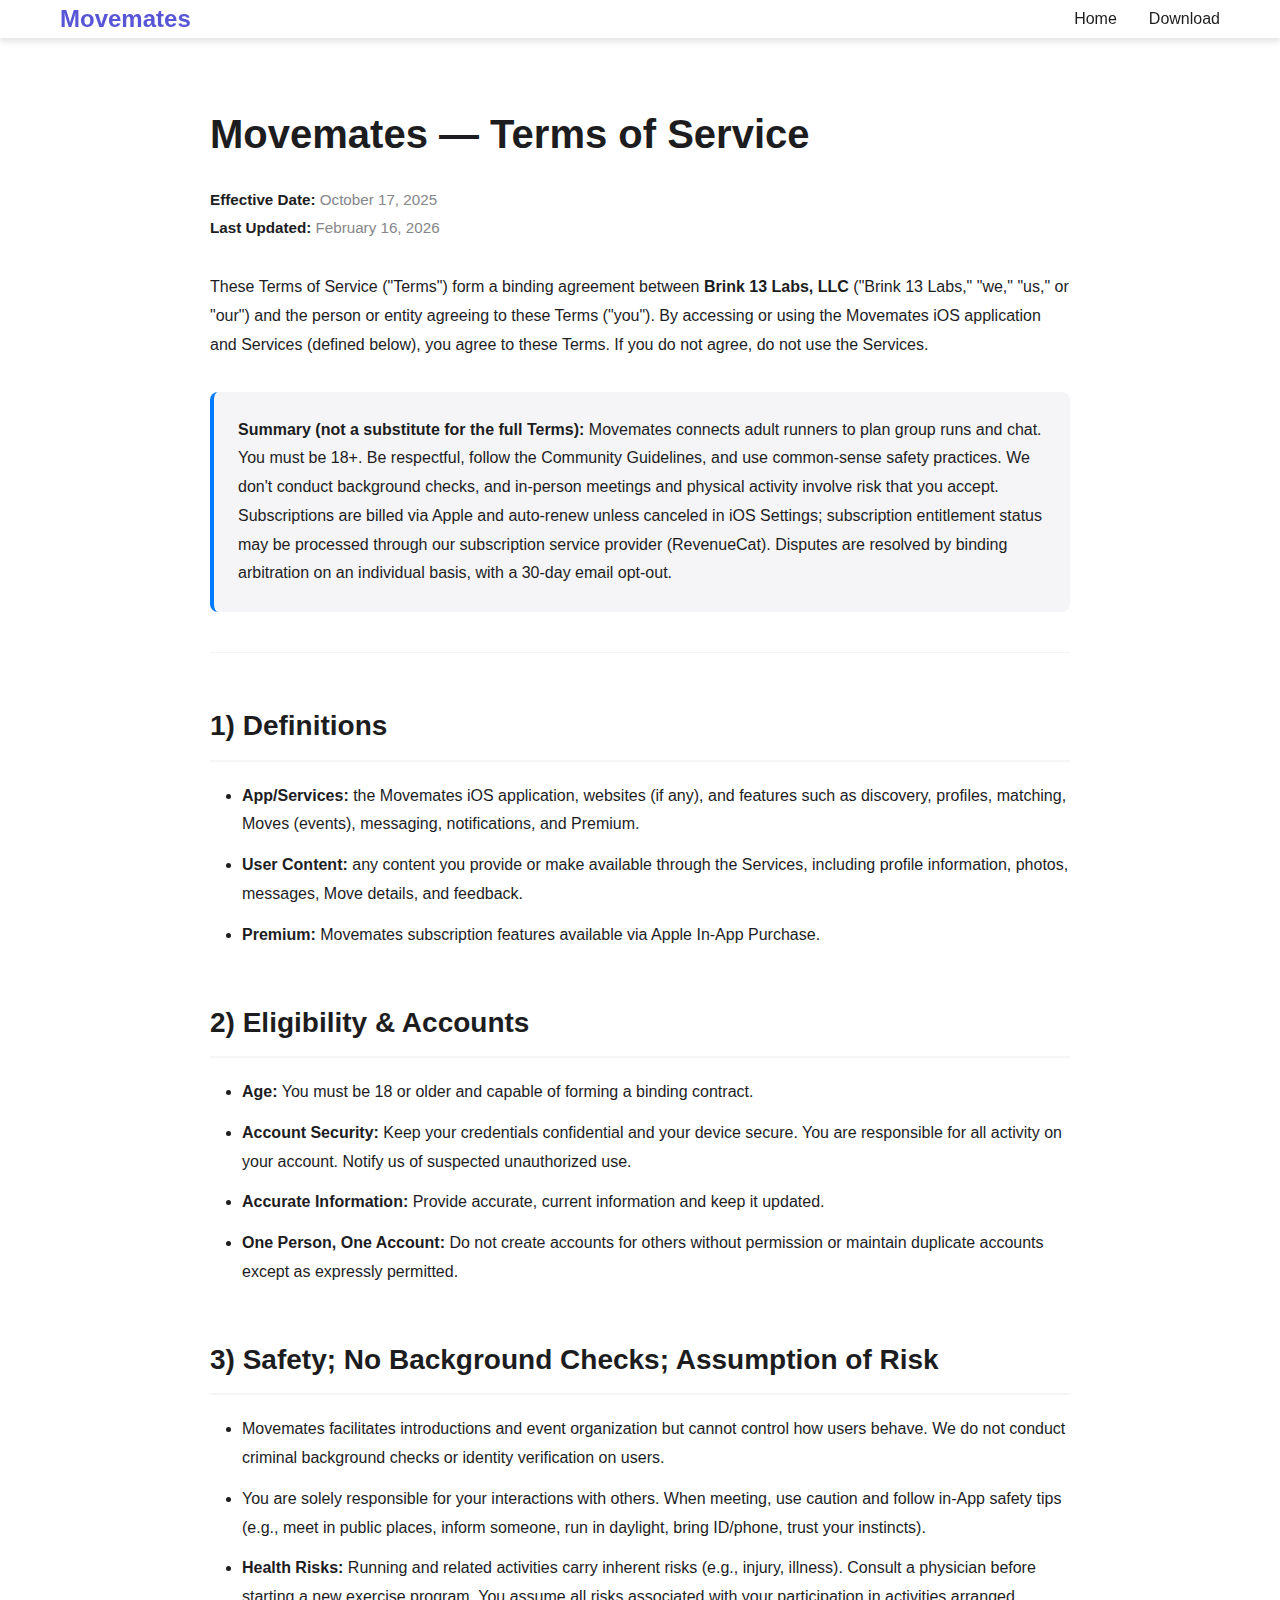
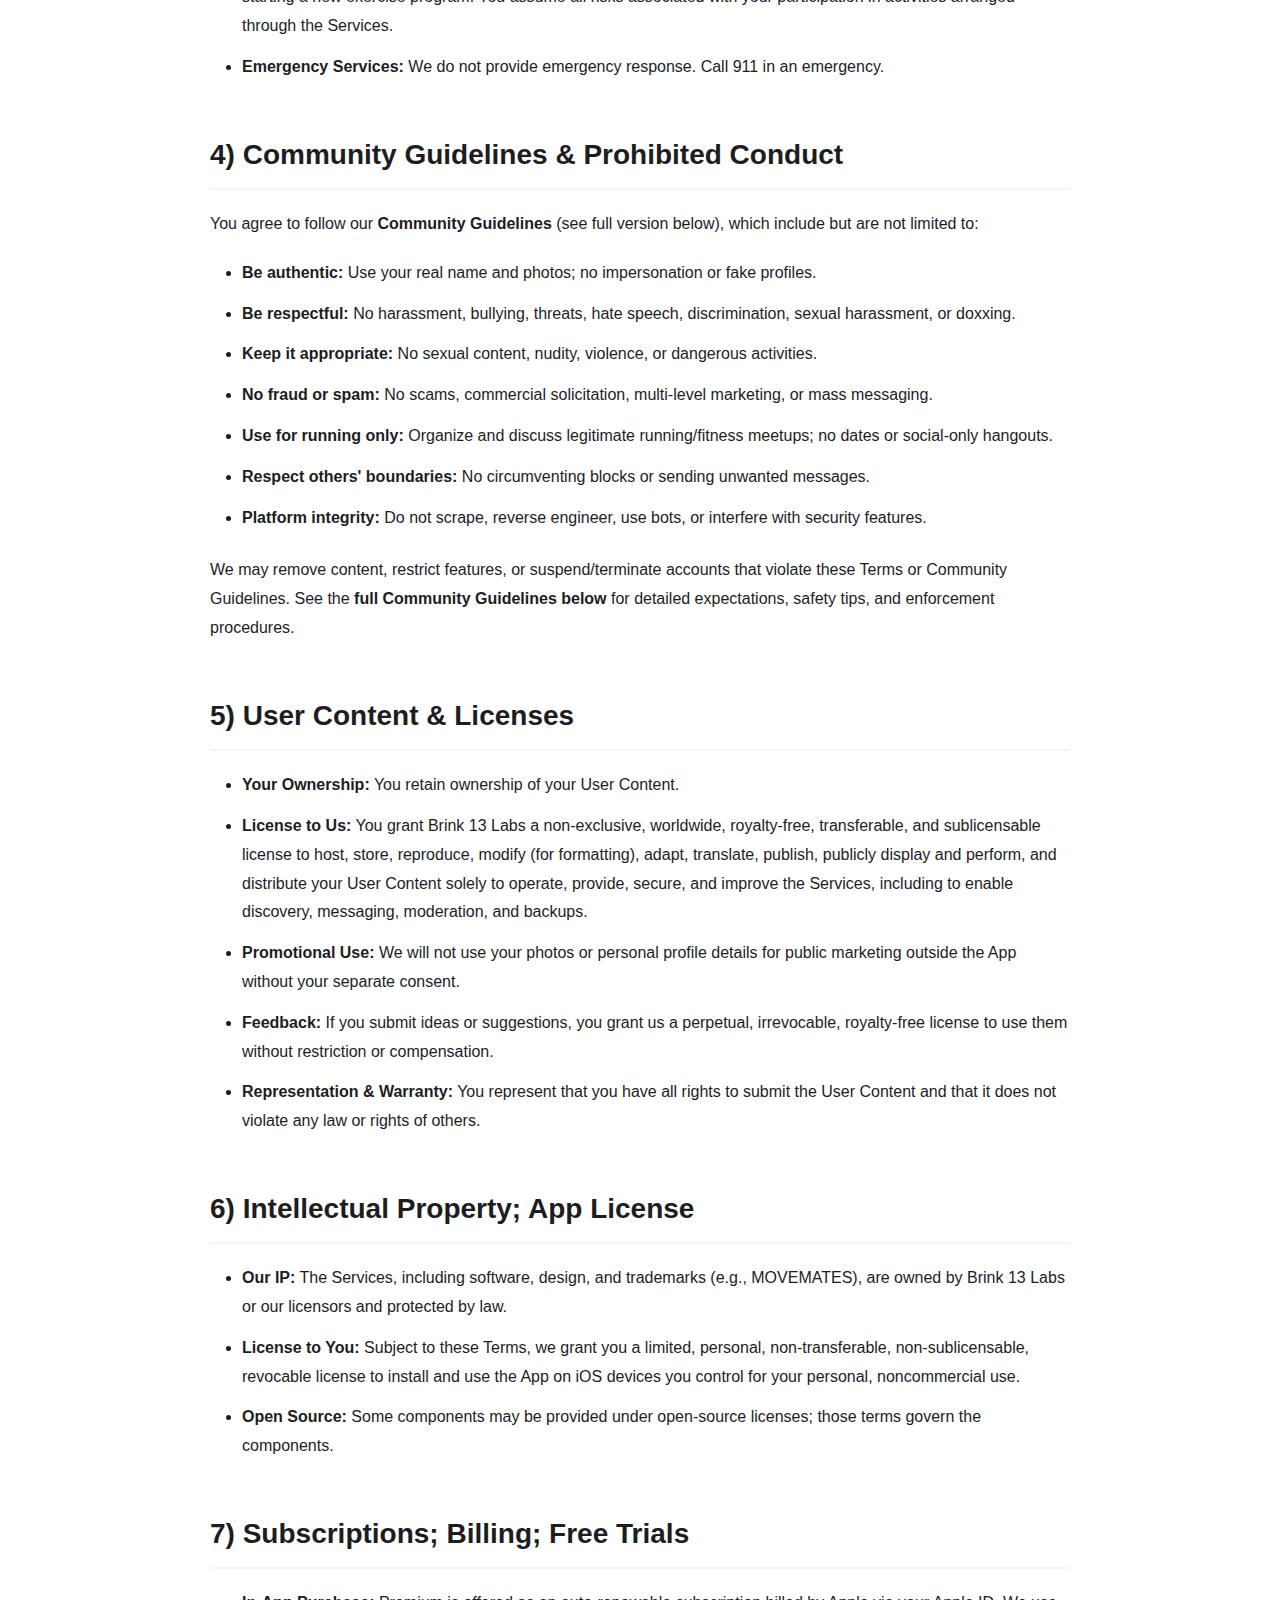
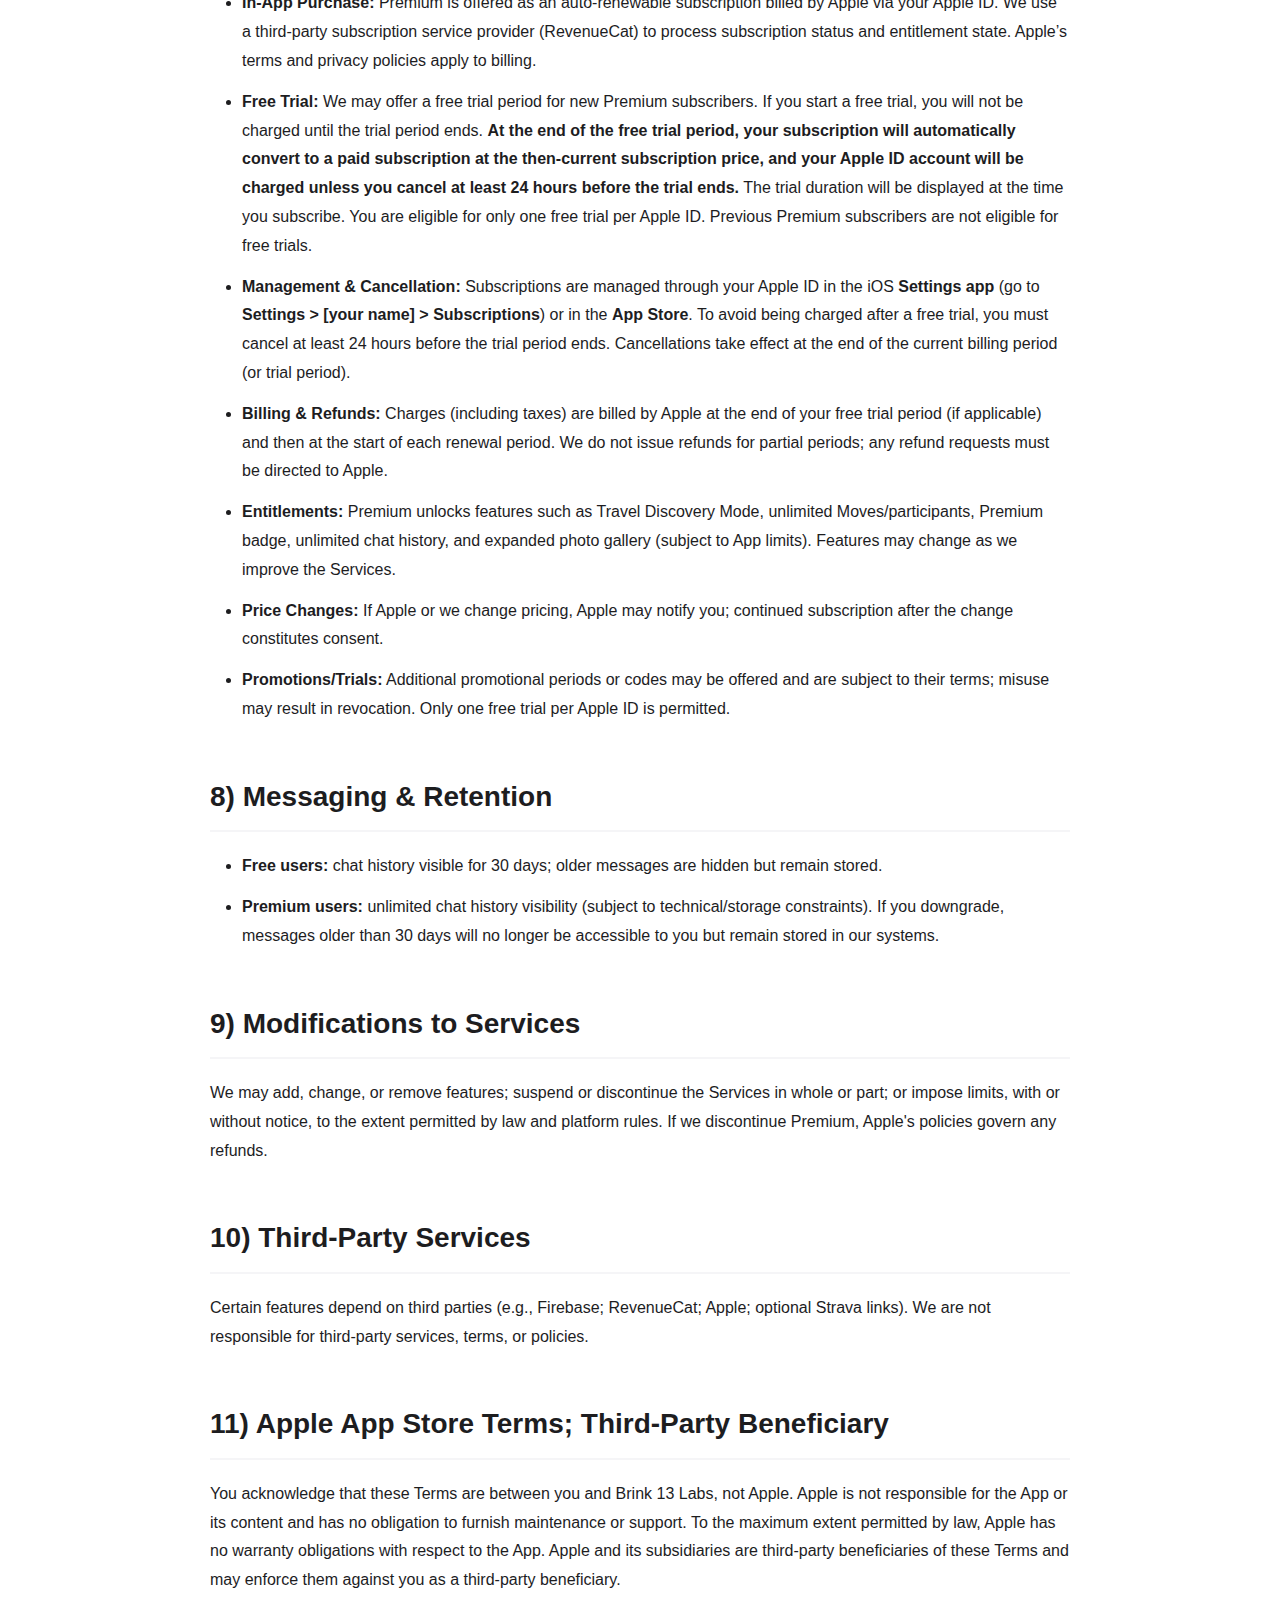
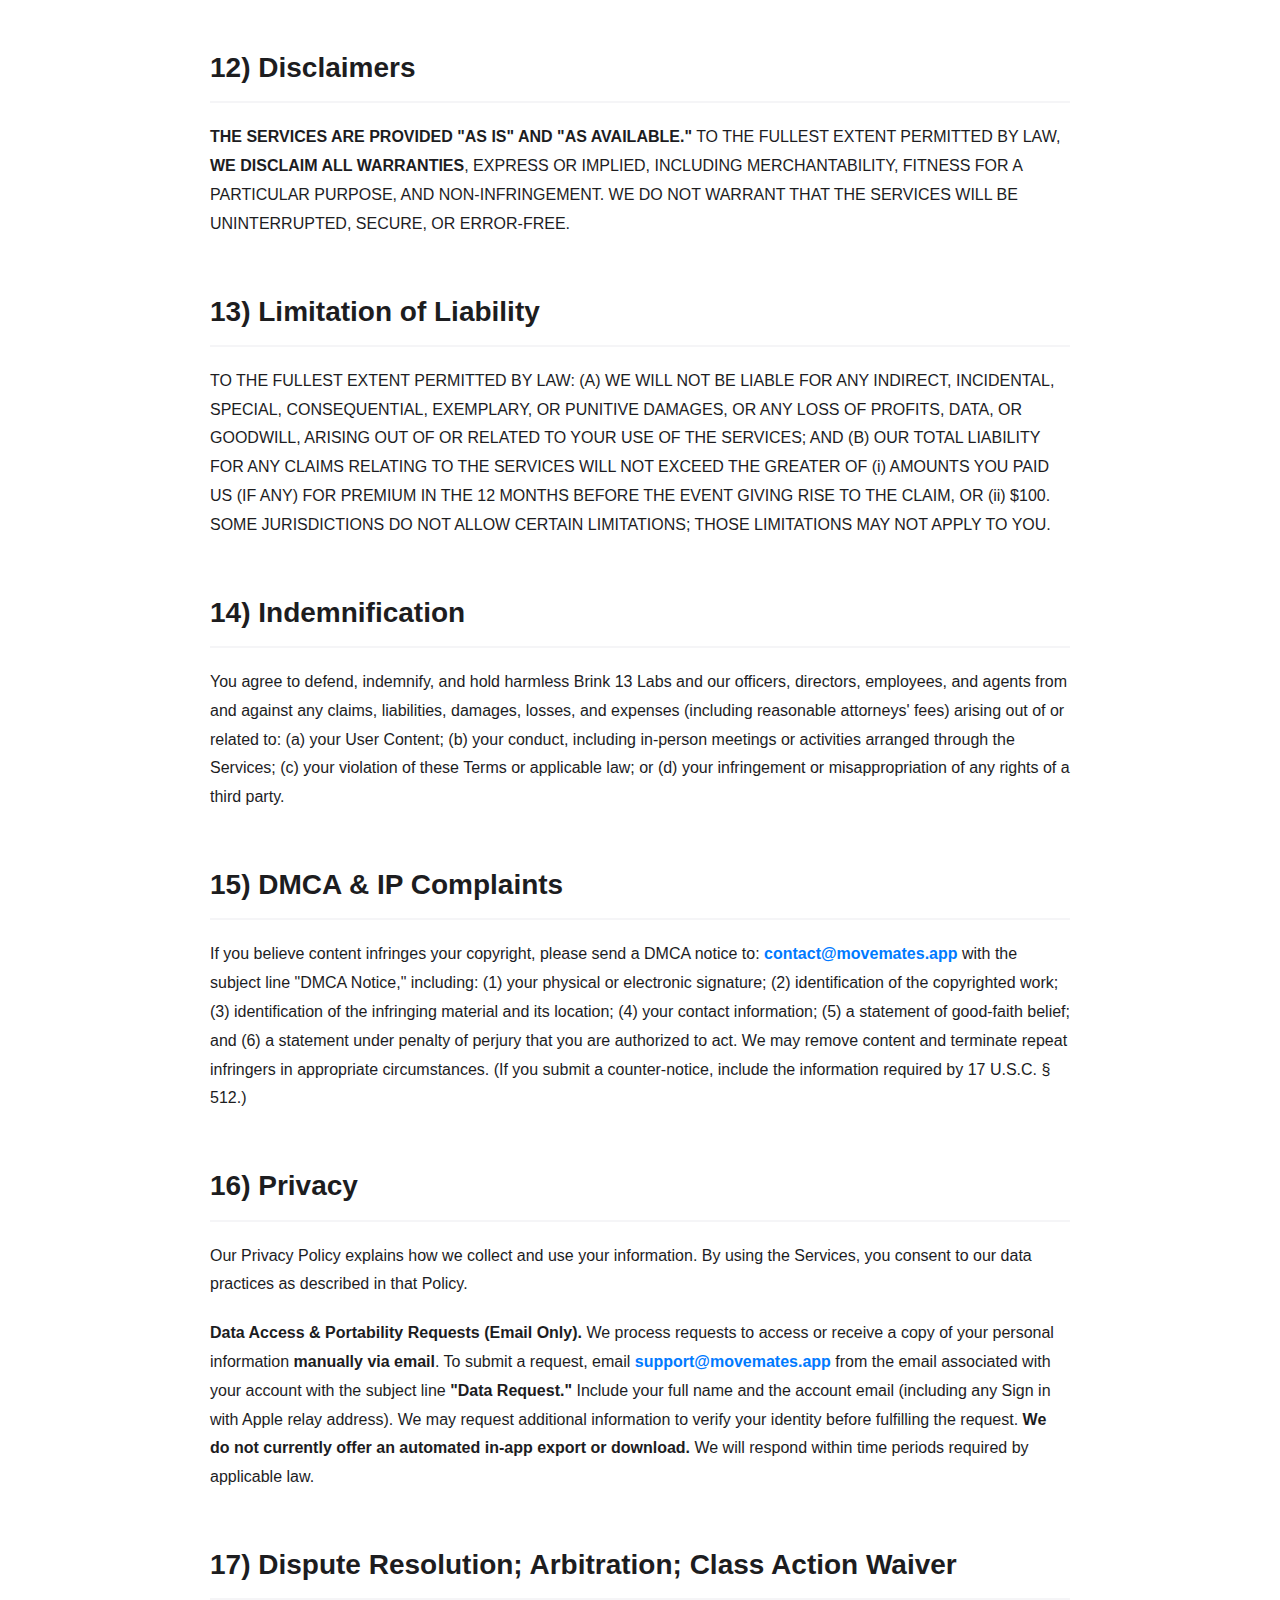
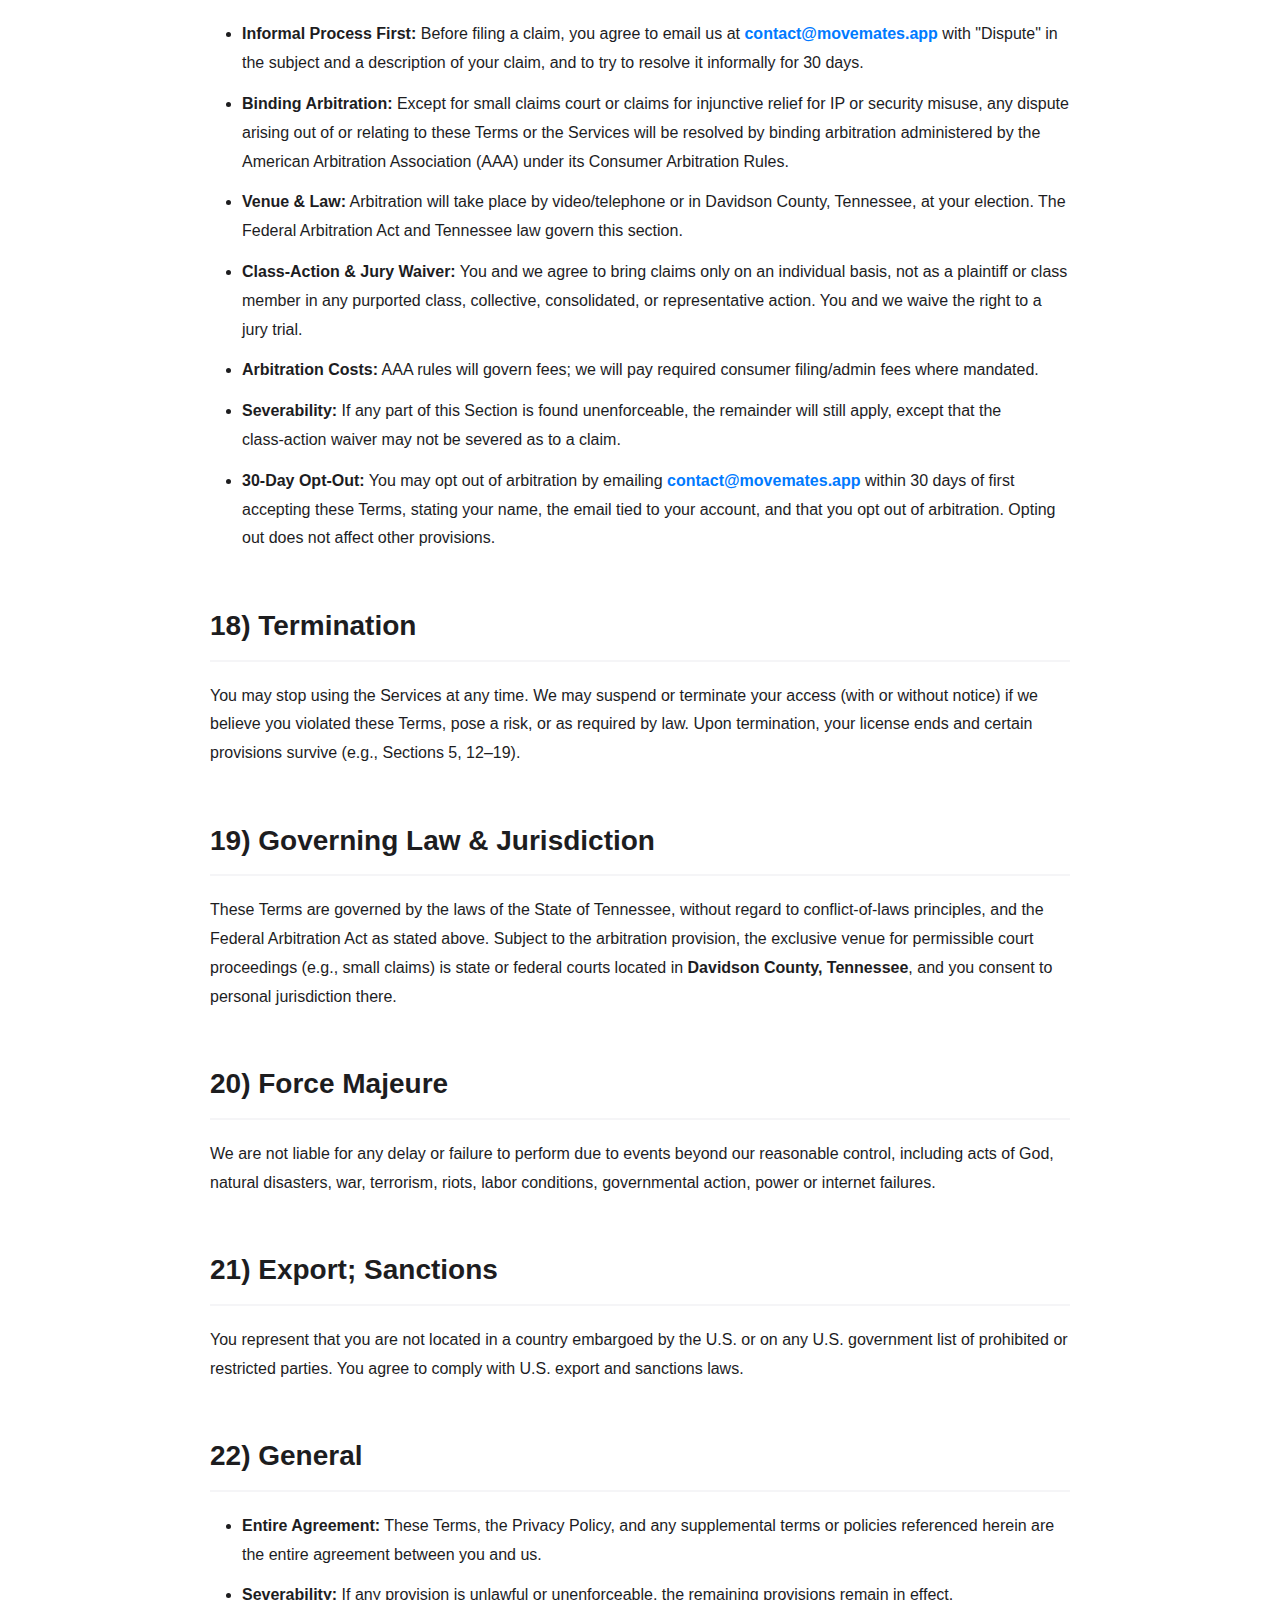
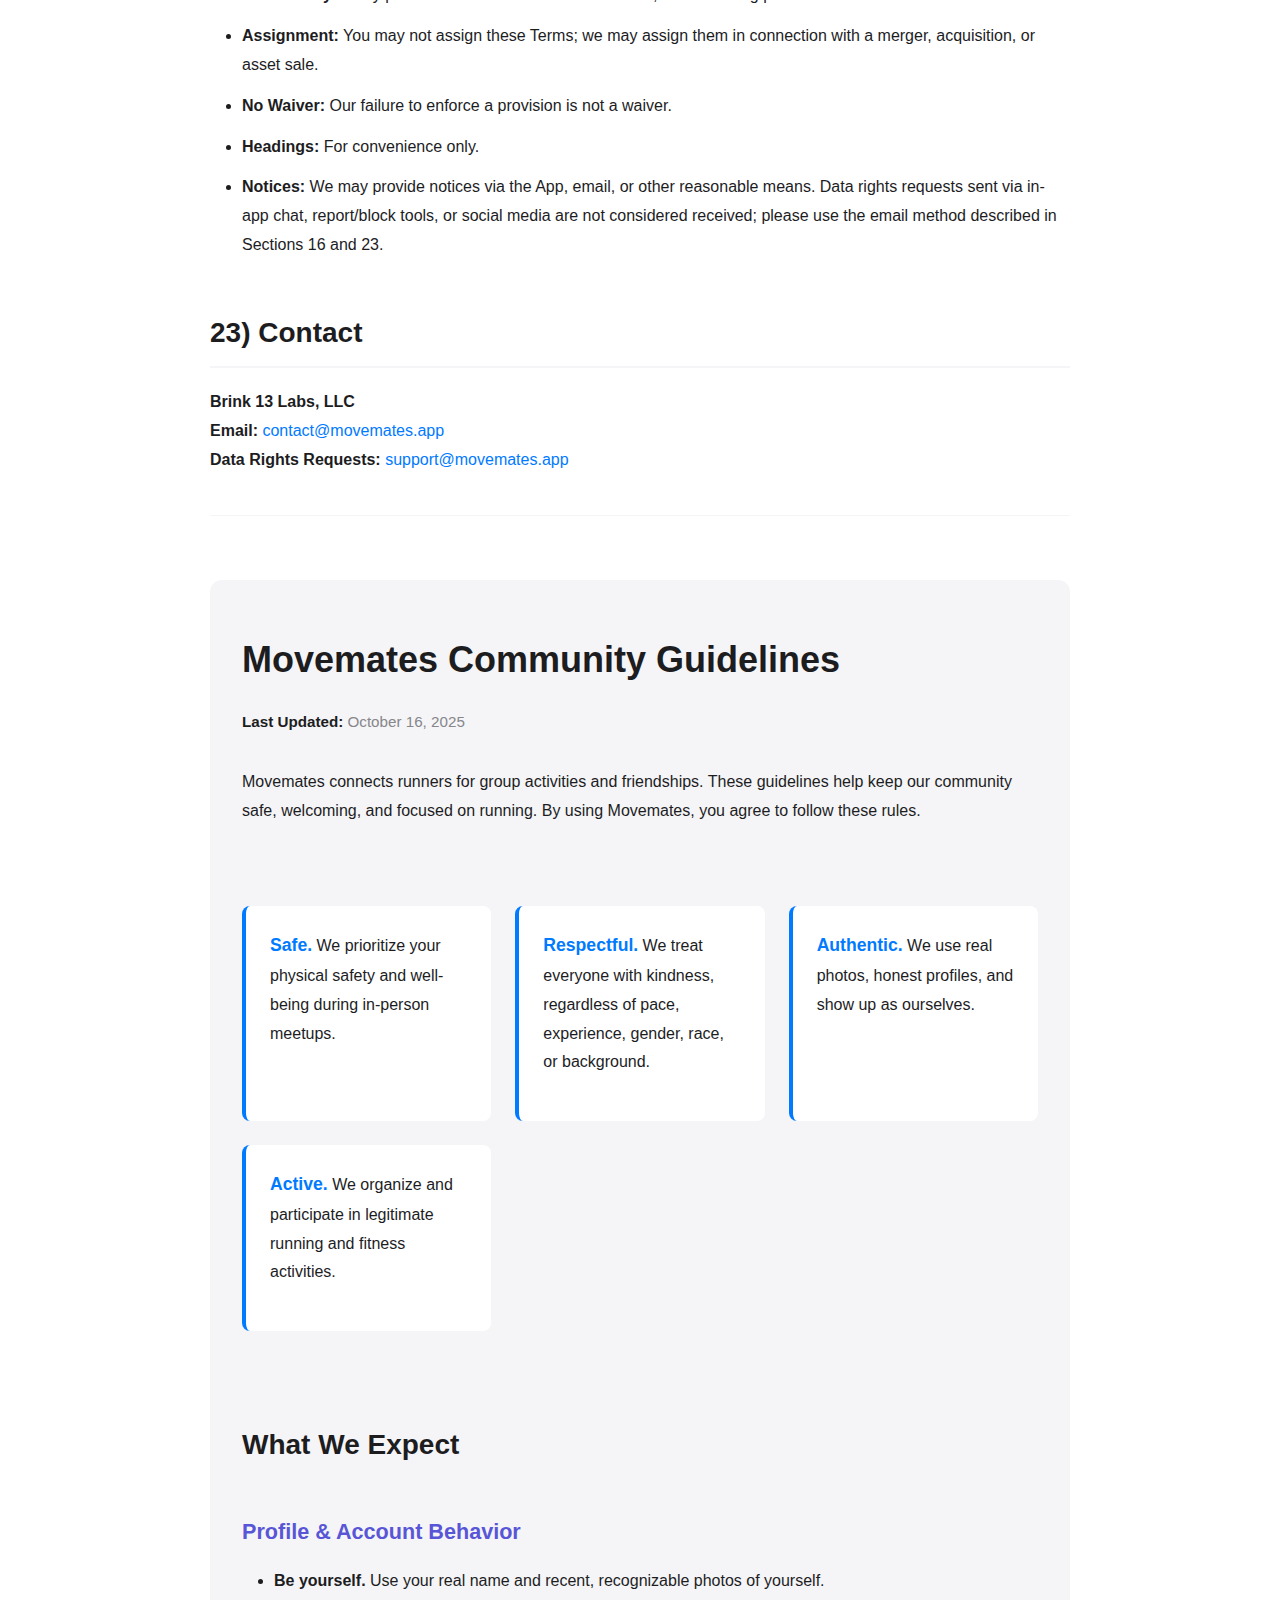
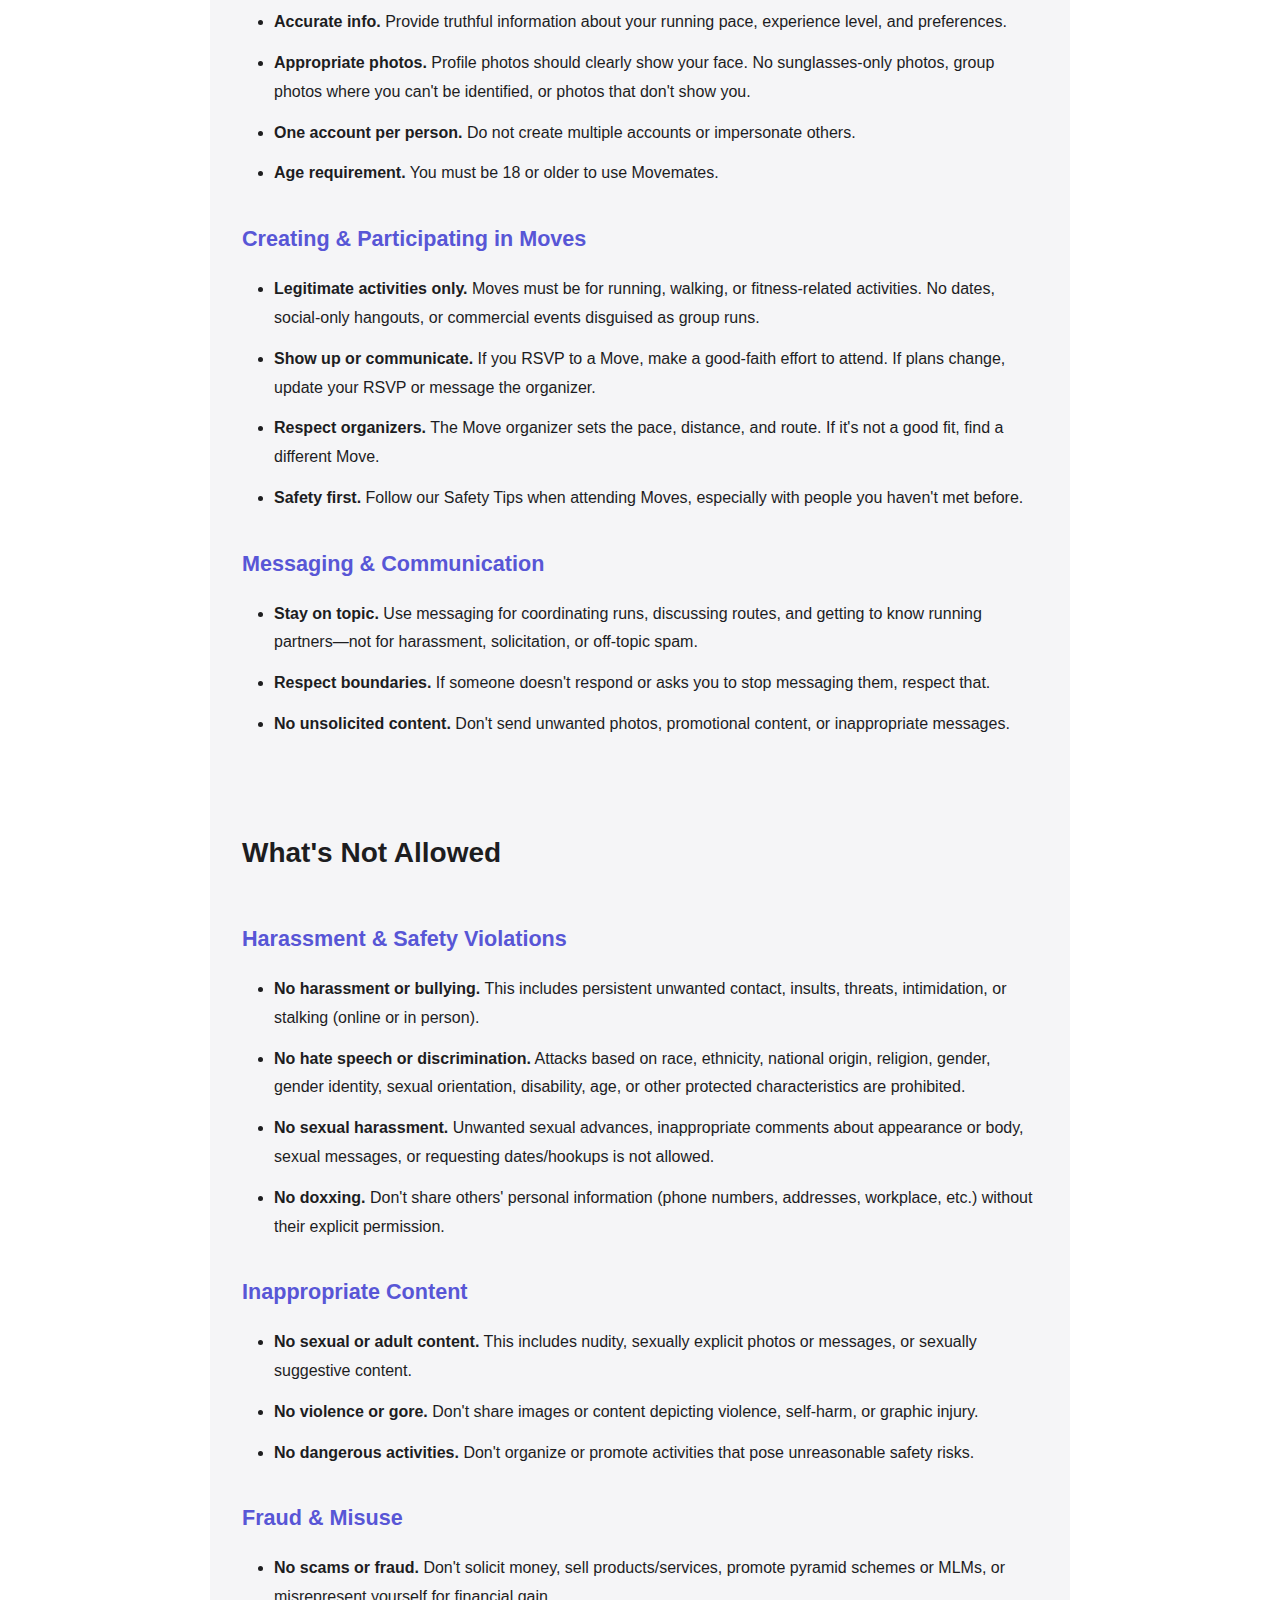
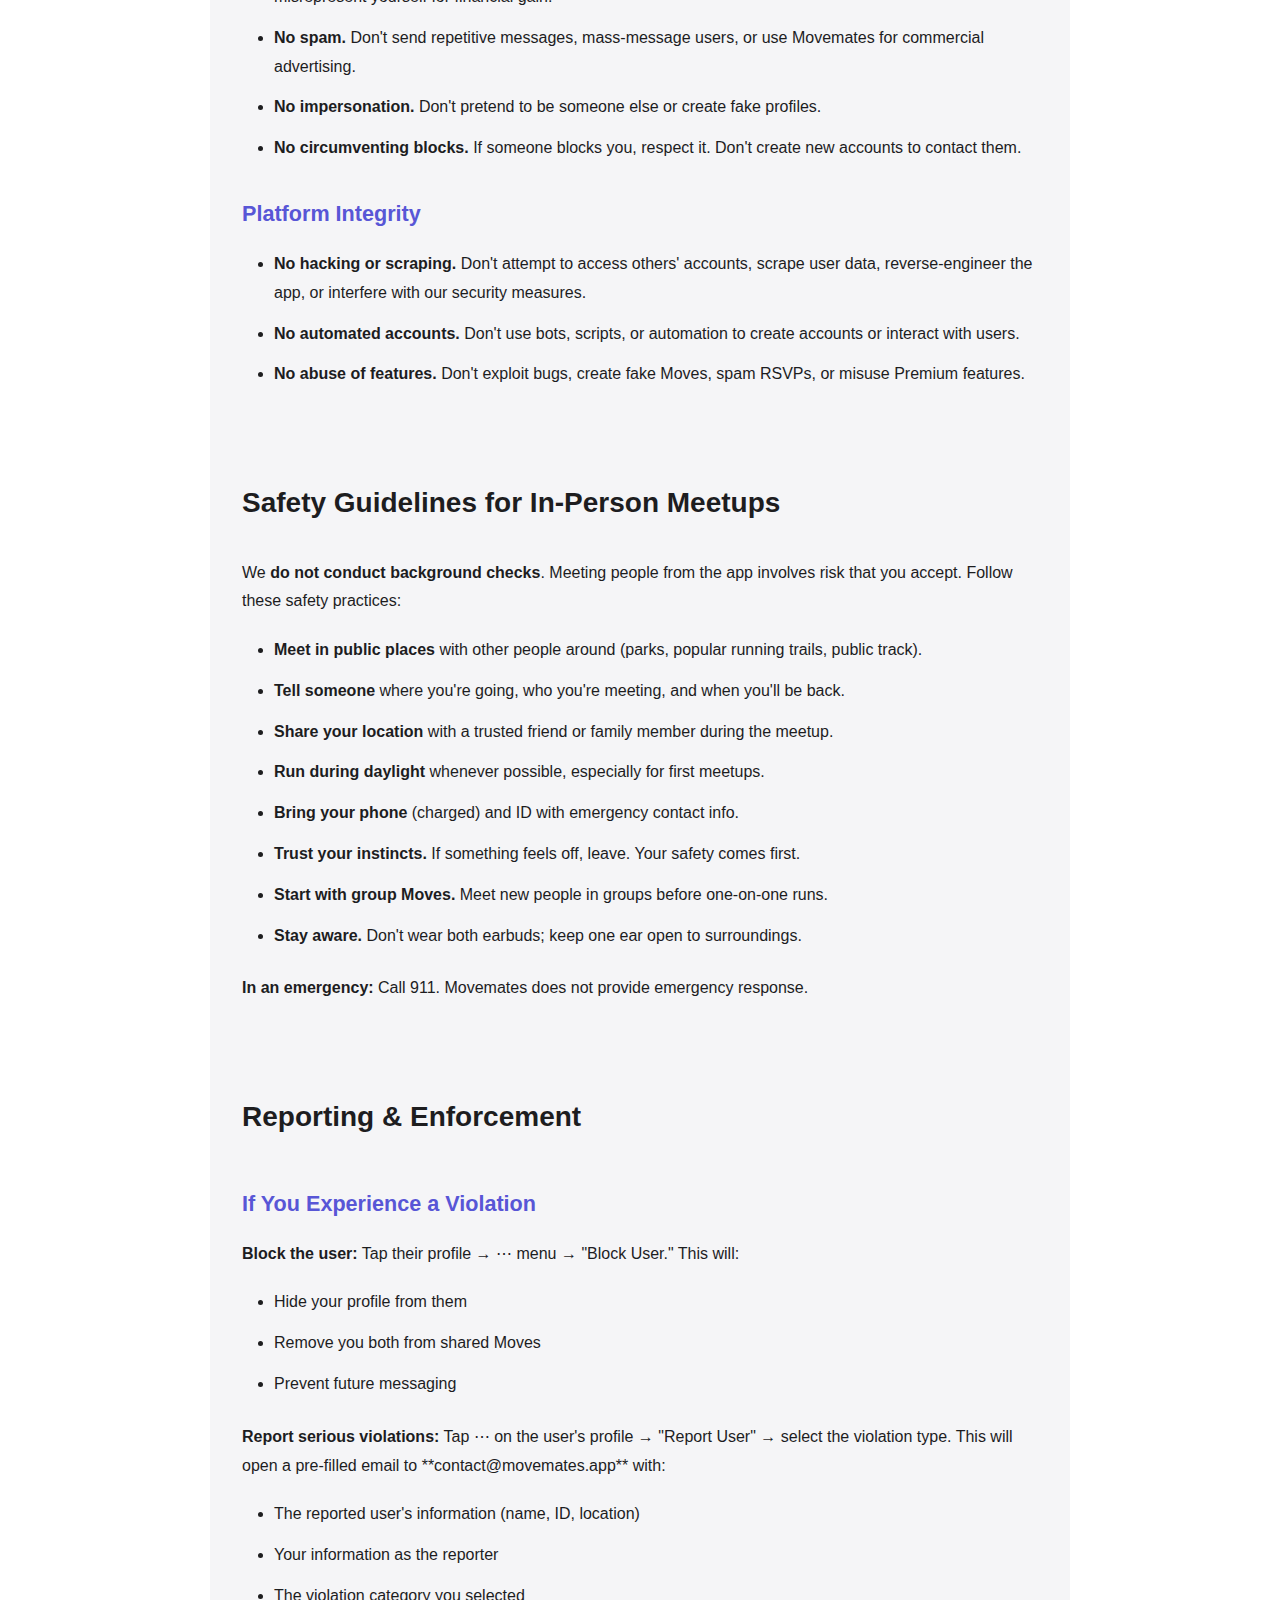
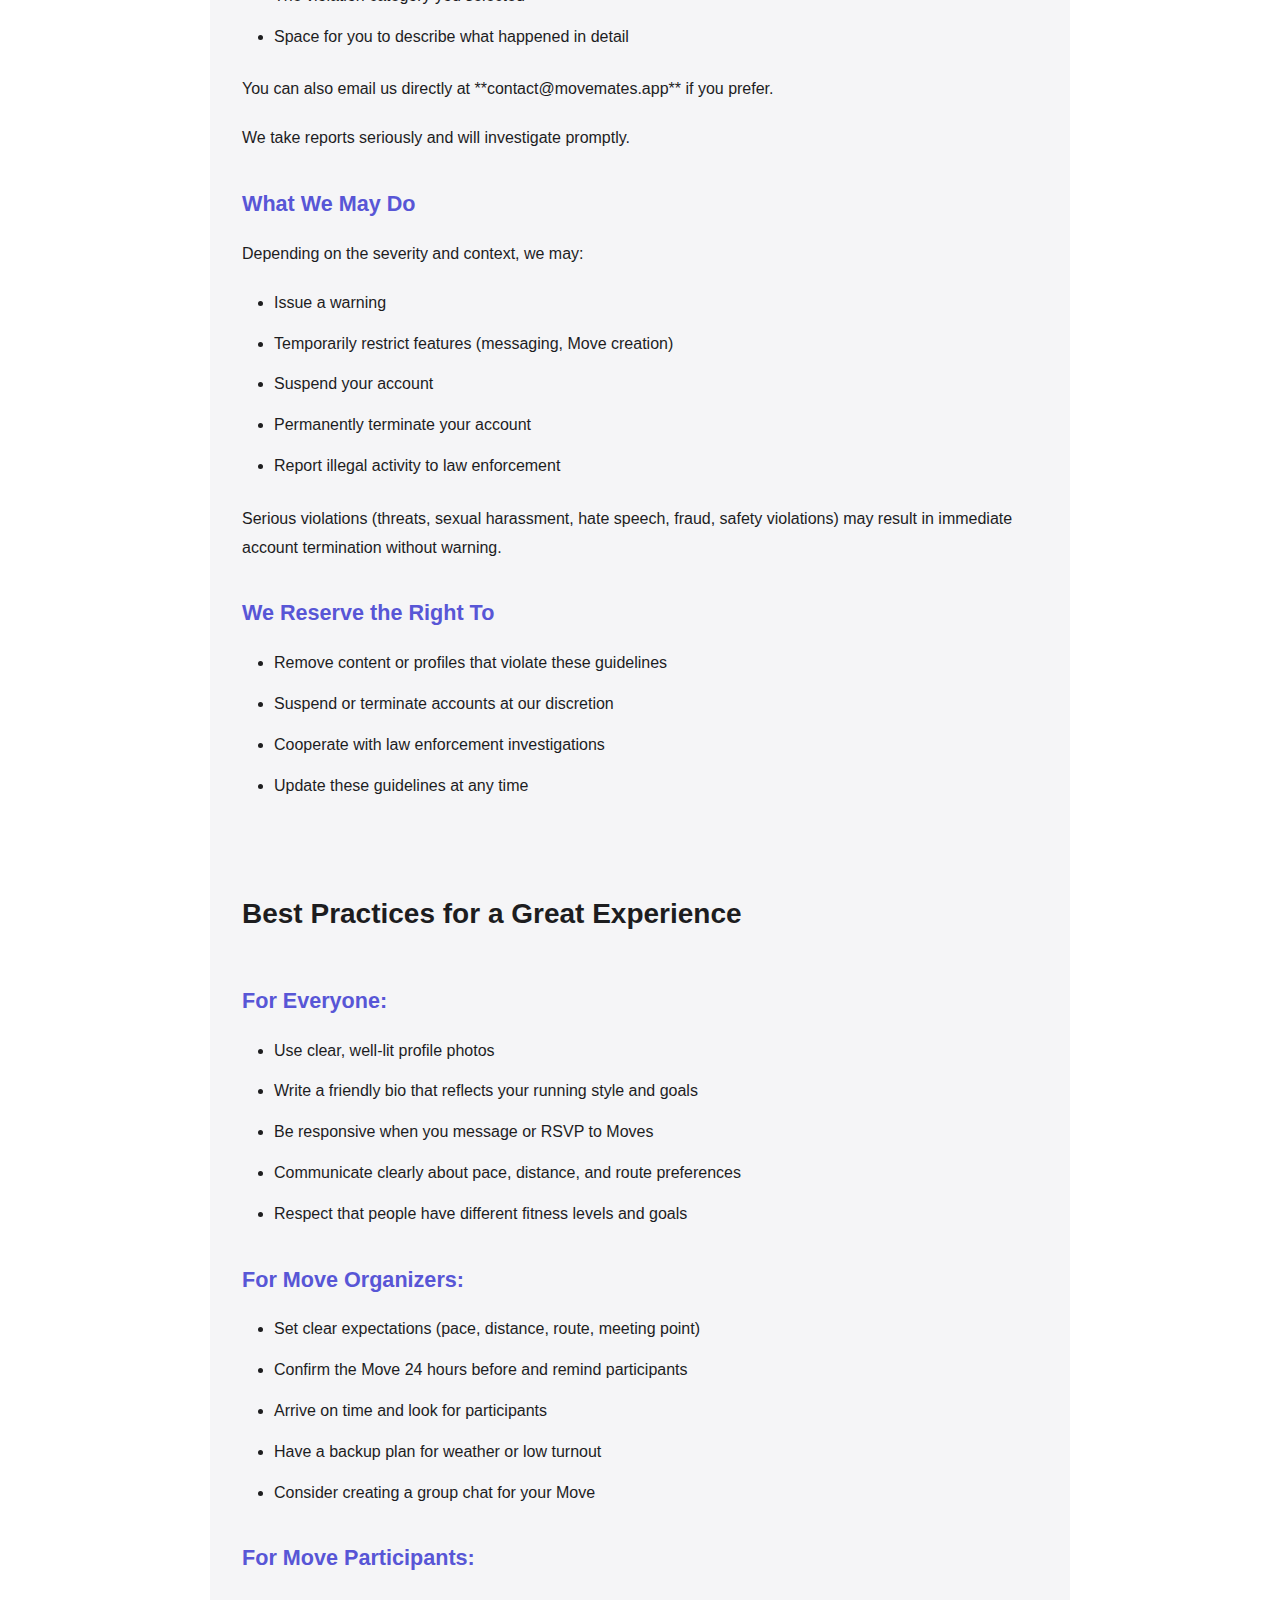
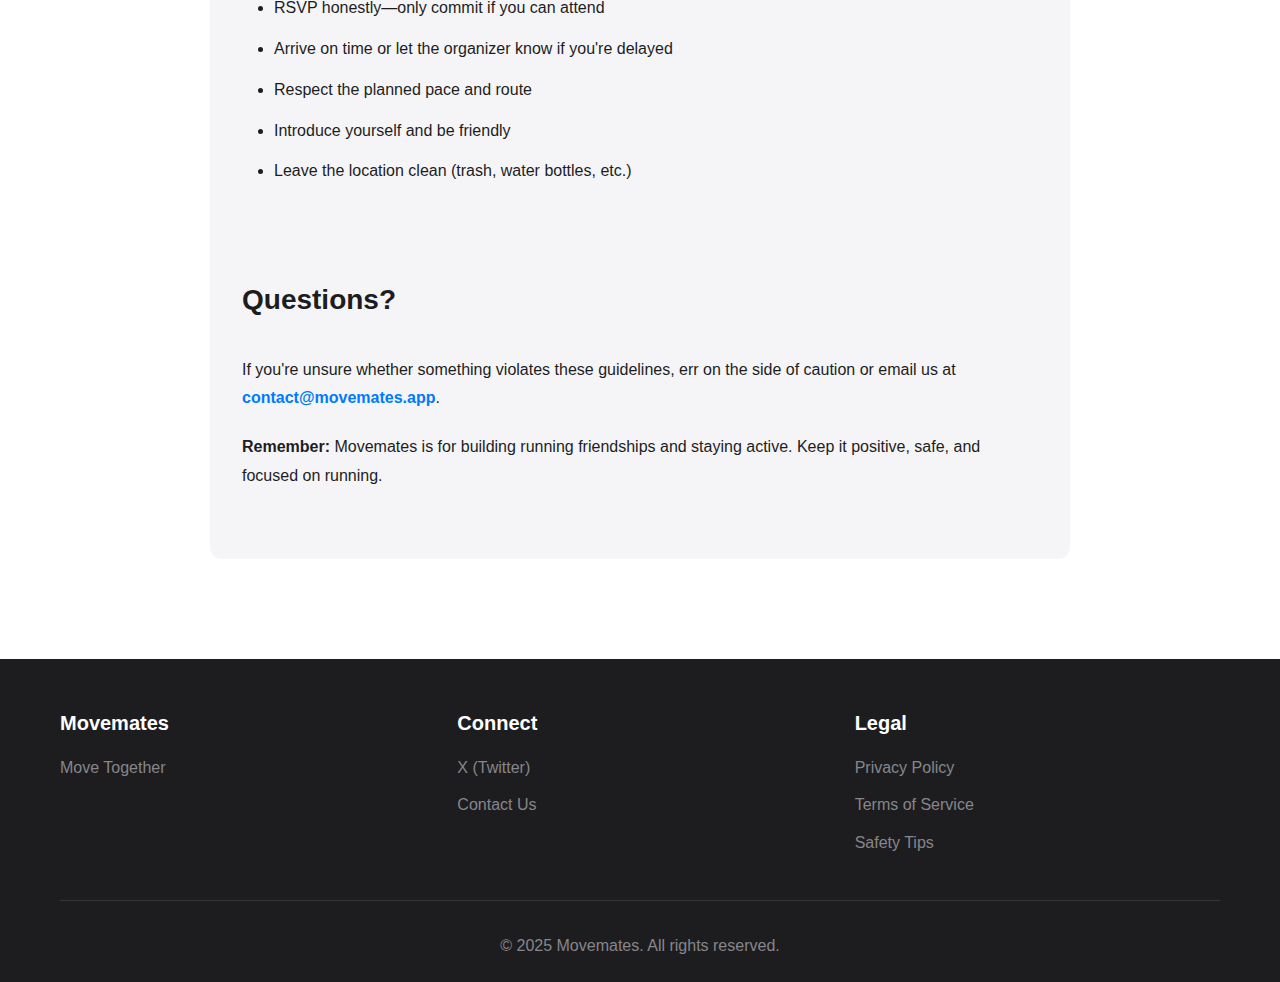
<file: public/terms.html>
<!DOCTYPE html>
<html lang="en">
<head>
    <meta charset="UTF-8">
    <meta name="viewport" content="width=device-width, initial-scale=1.0">
    <title>Terms of Service - Movemates</title>
    <meta name="description" content="Movemates Terms of Service - Legal agreement between Brink 13 Labs, LLC and users of the Movemates app.">
    <link rel="stylesheet" href="styles.css">
    <style>
        .terms-content {
            max-width: 900px;
            margin: 0 auto;
            padding: 60px 20px 100px;
            line-height: 1.8;
        }

        .terms-content h1 {
            font-size: 2.5rem;
            margin-bottom: 1rem;
            color: var(--text-dark);
        }

        .terms-dates {
            color: var(--text-light);
            margin-bottom: 2rem;
            font-size: 0.95rem;
        }

        .terms-content h2 {
            font-size: 1.75rem;
            margin-top: 3rem;
            margin-bottom: 1.25rem;
            color: var(--text-dark);
            border-bottom: 2px solid var(--bg-light);
            padding-bottom: 0.5rem;
        }

        .terms-content h3 {
            font-size: 1.35rem;
            margin-top: 2rem;
            margin-bottom: 1rem;
            color: var(--secondary-color);
        }

        .terms-content p {
            margin-bottom: 1.25rem;
            color: var(--text-dark);
        }

        .terms-content ul, .terms-content ol {
            margin-bottom: 1.5rem;
            padding-left: 2rem;
        }

        .terms-content li {
            margin-bottom: 0.75rem;
            color: var(--text-dark);
        }

        .terms-content strong {
            color: var(--text-dark);
            font-weight: 600;
        }

        .terms-content a {
            color: var(--primary-color);
            text-decoration: none;
        }

        .terms-content a:hover {
            text-decoration: underline;
        }

        .terms-summary {
            background-color: var(--bg-light);
            border-left: 4px solid var(--primary-color);
            padding: 1.5rem;
            margin: 2rem 0;
            border-radius: 8px;
        }

        .terms-summary p {
            margin-bottom: 0;
        }

        .terms-content hr {
            border: none;
            border-top: 1px solid var(--bg-light);
            margin: 2.5rem 0;
        }

        .terms-highlight {
            background-color: #FFF3E0;
            border-left: 4px solid #FF9800;
            padding: 1rem 1.5rem;
            margin: 1.5rem 0;
            border-radius: 4px;
        }

        .community-guidelines {
            background-color: var(--bg-light);
            padding: 3rem 2rem;
            margin-top: 4rem;
            border-radius: 12px;
        }

        .community-guidelines h1 {
            font-size: 2.25rem;
            margin-bottom: 1rem;
        }

        .guidelines-values {
            display: grid;
            grid-template-columns: repeat(auto-fit, minmax(200px, 1fr));
            gap: 1.5rem;
            margin: 2rem 0;
        }

        .value-box {
            background-color: var(--bg-white);
            padding: 1.5rem;
            border-radius: 8px;
            border-left: 4px solid var(--primary-color);
        }

        .value-box strong {
            font-size: 1.1rem;
            color: var(--primary-color);
        }

        @media (max-width: 768px) {
            .terms-content h1 {
                font-size: 2rem;
            }

            .terms-content h2 {
                font-size: 1.5rem;
            }

            .terms-content h3 {
                font-size: 1.2rem;
            }

            .community-guidelines {
                padding: 2rem 1.5rem;
            }

            .guidelines-values {
                grid-template-columns: 1fr;
            }
        }
    </style>
</head>
<body>
    <!-- Header -->
    <header>
        <nav class="container">
            <a href="index.html" class="logo">Movemates</a>
            <ul class="nav-links">
                <li><a href="index.html">Home</a></li>
                <li><a href="index.html#download">Download</a></li>
            </ul>
        </nav>
    </header>

    <!-- Terms of Service Content -->
    <div class="terms-content">
        <h1>Movemates — Terms of Service</h1>

        <div class="terms-dates">
            <strong>Effective Date:</strong> October 17, 2025<br>
            <strong>Last Updated:</strong> February 16, 2026
        </div>

        <p>These Terms of Service ("Terms") form a binding agreement between <strong>Brink 13 Labs, LLC</strong> ("Brink 13 Labs," "we," "us," or "our") and the person or entity agreeing to these Terms ("you"). By accessing or using the Movemates iOS application and Services (defined below), you agree to these Terms. If you do not agree, do not use the Services.</p>

        <div class="terms-summary">
            <p><strong>Summary (not a substitute for the full Terms):</strong> Movemates connects adult runners to plan group runs and chat. You must be 18+. Be respectful, follow the Community Guidelines, and use common‑sense safety practices. We don't conduct background checks, and in‑person meetings and physical activity involve risk that you accept. Subscriptions are billed via Apple and auto‑renew unless canceled in iOS Settings; subscription entitlement status may be processed through our subscription service provider (RevenueCat). Disputes are resolved by binding arbitration on an individual basis, with a 30‑day email opt‑out.</p>
        </div>

        <hr>

        <h2>1) Definitions</h2>
        <ul>
            <li><strong>App/Services:</strong> the Movemates iOS application, websites (if any), and features such as discovery, profiles, matching, Moves (events), messaging, notifications, and Premium.</li>
            <li><strong>User Content:</strong> any content you provide or make available through the Services, including profile information, photos, messages, Move details, and feedback.</li>
            <li><strong>Premium:</strong> Movemates subscription features available via Apple In‑App Purchase.</li>
        </ul>

        <h2>2) Eligibility &amp; Accounts</h2>
        <ul>
            <li><strong>Age:</strong> You must be 18 or older and capable of forming a binding contract.</li>
            <li><strong>Account Security:</strong> Keep your credentials confidential and your device secure. You are responsible for all activity on your account. Notify us of suspected unauthorized use.</li>
            <li><strong>Accurate Information:</strong> Provide accurate, current information and keep it updated.</li>
            <li><strong>One Person, One Account:</strong> Do not create accounts for others without permission or maintain duplicate accounts except as expressly permitted.</li>
        </ul>

        <h2>3) Safety; No Background Checks; Assumption of Risk</h2>
        <ul>
            <li>Movemates facilitates introductions and event organization but cannot control how users behave. We do not conduct criminal background checks or identity verification on users.</li>
            <li>You are solely responsible for your interactions with others. When meeting, use caution and follow in‑App safety tips (e.g., meet in public places, inform someone, run in daylight, bring ID/phone, trust your instincts).</li>
            <li><strong>Health Risks:</strong> Running and related activities carry inherent risks (e.g., injury, illness). Consult a physician before starting a new exercise program. You assume all risks associated with your participation in activities arranged through the Services.</li>
            <li><strong>Emergency Services:</strong> We do not provide emergency response. Call 911 in an emergency.</li>
        </ul>

        <h2>4) Community Guidelines &amp; Prohibited Conduct</h2>
        <p>You agree to follow our <strong>Community Guidelines</strong> (see full version below), which include but are not limited to:</p>
        <ul>
            <li><strong>Be authentic:</strong> Use your real name and photos; no impersonation or fake profiles.</li>
            <li><strong>Be respectful:</strong> No harassment, bullying, threats, hate speech, discrimination, sexual harassment, or doxxing.</li>
            <li><strong>Keep it appropriate:</strong> No sexual content, nudity, violence, or dangerous activities.</li>
            <li><strong>No fraud or spam:</strong> No scams, commercial solicitation, multi‑level marketing, or mass messaging.</li>
            <li><strong>Use for running only:</strong> Organize and discuss legitimate running/fitness meetups; no dates or social-only hangouts.</li>
            <li><strong>Respect others' boundaries:</strong> No circumventing blocks or sending unwanted messages.</li>
            <li><strong>Platform integrity:</strong> Do not scrape, reverse engineer, use bots, or interfere with security features.</li>
        </ul>
        <p>We may remove content, restrict features, or suspend/terminate accounts that violate these Terms or Community Guidelines. See the <strong>full Community Guidelines below</strong> for detailed expectations, safety tips, and enforcement procedures.</p>

        <h2>5) User Content &amp; Licenses</h2>
        <ul>
            <li><strong>Your Ownership:</strong> You retain ownership of your User Content.</li>
            <li><strong>License to Us:</strong> You grant Brink 13 Labs a non‑exclusive, worldwide, royalty‑free, transferable, and sublicensable license to host, store, reproduce, modify (for formatting), adapt, translate, publish, publicly display and perform, and distribute your User Content solely to operate, provide, secure, and improve the Services, including to enable discovery, messaging, moderation, and backups.</li>
            <li><strong>Promotional Use:</strong> We will not use your photos or personal profile details for public marketing outside the App without your separate consent.</li>
            <li><strong>Feedback:</strong> If you submit ideas or suggestions, you grant us a perpetual, irrevocable, royalty‑free license to use them without restriction or compensation.</li>
            <li><strong>Representation &amp; Warranty:</strong> You represent that you have all rights to submit the User Content and that it does not violate any law or rights of others.</li>
        </ul>

        <h2>6) Intellectual Property; App License</h2>
        <ul>
            <li><strong>Our IP:</strong> The Services, including software, design, and trademarks (e.g., MOVEMATES), are owned by Brink 13 Labs or our licensors and protected by law.</li>
            <li><strong>License to You:</strong> Subject to these Terms, we grant you a limited, personal, non‑transferable, non‑sublicensable, revocable license to install and use the App on iOS devices you control for your personal, noncommercial use.</li>
            <li><strong>Open Source:</strong> Some components may be provided under open‑source licenses; those terms govern the components.</li>
        </ul>

        <h2>7) Subscriptions; Billing; Free Trials</h2>
        <ul>
            <li><strong>In‑App Purchase:</strong> Premium is offered as an auto‑renewable subscription billed by Apple via your Apple ID. We use a third-party subscription service provider (RevenueCat) to process subscription status and entitlement state. Apple’s terms and privacy policies apply to billing.</li>
            <li><strong>Free Trial:</strong> We may offer a free trial period for new Premium subscribers. If you start a free trial, you will not be charged until the trial period ends. <strong>At the end of the free trial period, your subscription will automatically convert to a paid subscription at the then-current subscription price, and your Apple ID account will be charged unless you cancel at least 24 hours before the trial ends.</strong> The trial duration will be displayed at the time you subscribe. You are eligible for only one free trial per Apple ID. Previous Premium subscribers are not eligible for free trials.</li>
            <li><strong>Management & Cancellation:</strong> Subscriptions are managed through your Apple ID in the iOS <strong>Settings app</strong> (go to <strong>Settings &gt; [your name] &gt; Subscriptions</strong>) or in the <strong>App Store</strong>. To avoid being charged after a free trial, you must cancel at least 24 hours before the trial period ends. Cancellations take effect at the end of the current billing period (or trial period).</li>
            <li><strong>Billing &amp; Refunds:</strong> Charges (including taxes) are billed by Apple at the end of your free trial period (if applicable) and then at the start of each renewal period. We do not issue refunds for partial periods; any refund requests must be directed to Apple.</li>
            <li><strong>Entitlements:</strong> Premium unlocks features such as Travel Discovery Mode, unlimited Moves/participants, Premium badge, unlimited chat history, and expanded photo gallery (subject to App limits). Features may change as we improve the Services.</li>
            <li><strong>Price Changes:</strong> If Apple or we change pricing, Apple may notify you; continued subscription after the change constitutes consent.</li>
            <li><strong>Promotions/Trials:</strong> Additional promotional periods or codes may be offered and are subject to their terms; misuse may result in revocation. Only one free trial per Apple ID is permitted.</li>
        </ul>

        <h2>8) Messaging &amp; Retention</h2>
        <ul>
            <li><strong>Free users:</strong> chat history visible for 30 days; older messages are hidden but remain stored.</li>
            <li><strong>Premium users:</strong> unlimited chat history visibility (subject to technical/storage constraints). If you downgrade, messages older than 30 days will no longer be accessible to you but remain stored in our systems.</li>
        </ul>

        <h2>9) Modifications to Services</h2>
        <p>We may add, change, or remove features; suspend or discontinue the Services in whole or part; or impose limits, with or without notice, to the extent permitted by law and platform rules. If we discontinue Premium, Apple's policies govern any refunds.</p>

        <h2>10) Third‑Party Services</h2>
        <p>Certain features depend on third parties (e.g., Firebase; RevenueCat; Apple; optional Strava links). We are not responsible for third‑party services, terms, or policies.</p>

        <h2>11) Apple App Store Terms; Third‑Party Beneficiary</h2>
        <p>You acknowledge that these Terms are between you and Brink 13 Labs, not Apple. Apple is not responsible for the App or its content and has no obligation to furnish maintenance or support. To the maximum extent permitted by law, Apple has no warranty obligations with respect to the App. Apple and its subsidiaries are third‑party beneficiaries of these Terms and may enforce them against you as a third‑party beneficiary.</p>

        <h2>12) Disclaimers</h2>
        <p><strong>THE SERVICES ARE PROVIDED "AS IS" AND "AS AVAILABLE."</strong> TO THE FULLEST EXTENT PERMITTED BY LAW, <strong>WE DISCLAIM ALL WARRANTIES</strong>, EXPRESS OR IMPLIED, INCLUDING MERCHANTABILITY, FITNESS FOR A PARTICULAR PURPOSE, AND NON‑INFRINGEMENT. WE DO NOT WARRANT THAT THE SERVICES WILL BE UNINTERRUPTED, SECURE, OR ERROR‑FREE.</p>

        <h2>13) Limitation of Liability</h2>
        <p>TO THE FULLEST EXTENT PERMITTED BY LAW: (A) WE WILL NOT BE LIABLE FOR ANY INDIRECT, INCIDENTAL, SPECIAL, CONSEQUENTIAL, EXEMPLARY, OR PUNITIVE DAMAGES, OR ANY LOSS OF PROFITS, DATA, OR GOODWILL, ARISING OUT OF OR RELATED TO YOUR USE OF THE SERVICES; AND (B) OUR TOTAL LIABILITY FOR ANY CLAIMS RELATING TO THE SERVICES WILL NOT EXCEED THE GREATER OF (i) AMOUNTS YOU PAID US (IF ANY) FOR PREMIUM IN THE 12 MONTHS BEFORE THE EVENT GIVING RISE TO THE CLAIM, OR (ii) $100. SOME JURISDICTIONS DO NOT ALLOW CERTAIN LIMITATIONS; THOSE LIMITATIONS MAY NOT APPLY TO YOU.</p>

        <h2>14) Indemnification</h2>
        <p>You agree to defend, indemnify, and hold harmless Brink 13 Labs and our officers, directors, employees, and agents from and against any claims, liabilities, damages, losses, and expenses (including reasonable attorneys' fees) arising out of or related to: (a) your User Content; (b) your conduct, including in‑person meetings or activities arranged through the Services; (c) your violation of these Terms or applicable law; or (d) your infringement or misappropriation of any rights of a third party.</p>

        <h2>15) DMCA &amp; IP Complaints</h2>
        <p>If you believe content infringes your copyright, please send a DMCA notice to: <strong><a href="mailto:contact@movemates.app">contact@movemates.app</a></strong> with the subject line "DMCA Notice," including: (1) your physical or electronic signature; (2) identification of the copyrighted work; (3) identification of the infringing material and its location; (4) your contact information; (5) a statement of good‑faith belief; and (6) a statement under penalty of perjury that you are authorized to act. We may remove content and terminate repeat infringers in appropriate circumstances. (If you submit a counter‑notice, include the information required by 17 U.S.C. § 512.)</p>

        <h2>16) Privacy</h2>
        <p>Our Privacy Policy explains how we collect and use your information. By using the Services, you consent to our data practices as described in that Policy.</p>

        <p><strong>Data Access &amp; Portability Requests (Email Only).</strong> We process requests to access or receive a copy of your personal information <strong>manually via email</strong>. To submit a request, email <strong><a href="mailto:support@movemates.app">support@movemates.app</a></strong> from the email associated with your account with the subject line <strong>"Data Request."</strong> Include your full name and the account email (including any Sign in with Apple relay address). We may request additional information to verify your identity before fulfilling the request. <strong>We do not currently offer an automated in-app export or download.</strong> We will respond within time periods required by applicable law.</p>

        <h2>17) Dispute Resolution; Arbitration; Class Action Waiver</h2>
        <ul>
            <li><strong>Informal Process First:</strong> Before filing a claim, you agree to email us at <strong><a href="mailto:contact@movemates.app">contact@movemates.app</a></strong> with "Dispute" in the subject and a description of your claim, and to try to resolve it informally for 30 days.</li>
            <li><strong>Binding Arbitration:</strong> Except for small claims court or claims for injunctive relief for IP or security misuse, any dispute arising out of or relating to these Terms or the Services will be resolved by binding arbitration administered by the American Arbitration Association (AAA) under its Consumer Arbitration Rules.</li>
            <li><strong>Venue &amp; Law:</strong> Arbitration will take place by video/telephone or in Davidson County, Tennessee, at your election. The Federal Arbitration Act and Tennessee law govern this section.</li>
            <li><strong>Class‑Action &amp; Jury Waiver:</strong> You and we agree to bring claims only on an individual basis, not as a plaintiff or class member in any purported class, collective, consolidated, or representative action. You and we waive the right to a jury trial.</li>
            <li><strong>Arbitration Costs:</strong> AAA rules will govern fees; we will pay required consumer filing/admin fees where mandated.</li>
            <li><strong>Severability:</strong> If any part of this Section is found unenforceable, the remainder will still apply, except that the class‑action waiver may not be severed as to a claim.</li>
            <li><strong>30‑Day Opt‑Out:</strong> You may opt out of arbitration by emailing <strong><a href="mailto:contact@movemates.app">contact@movemates.app</a></strong> within 30 days of first accepting these Terms, stating your name, the email tied to your account, and that you opt out of arbitration. Opting out does not affect other provisions.</li>
        </ul>

        <h2>18) Termination</h2>
        <p>You may stop using the Services at any time. We may suspend or terminate your access (with or without notice) if we believe you violated these Terms, pose a risk, or as required by law. Upon termination, your license ends and certain provisions survive (e.g., Sections 5, 12–19).</p>

        <h2>19) Governing Law &amp; Jurisdiction</h2>
        <p>These Terms are governed by the laws of the State of Tennessee, without regard to conflict‑of‑laws principles, and the Federal Arbitration Act as stated above. Subject to the arbitration provision, the exclusive venue for permissible court proceedings (e.g., small claims) is state or federal courts located in <strong>Davidson County, Tennessee</strong>, and you consent to personal jurisdiction there.</p>

        <h2>20) Force Majeure</h2>
        <p>We are not liable for any delay or failure to perform due to events beyond our reasonable control, including acts of God, natural disasters, war, terrorism, riots, labor conditions, governmental action, power or internet failures.</p>

        <h2>21) Export; Sanctions</h2>
        <p>You represent that you are not located in a country embargoed by the U.S. or on any U.S. government list of prohibited or restricted parties. You agree to comply with U.S. export and sanctions laws.</p>

        <h2>22) General</h2>
        <ul>
            <li><strong>Entire Agreement:</strong> These Terms, the Privacy Policy, and any supplemental terms or policies referenced herein are the entire agreement between you and us.</li>
            <li><strong>Severability:</strong> If any provision is unlawful or unenforceable, the remaining provisions remain in effect.</li>
            <li><strong>Assignment:</strong> You may not assign these Terms; we may assign them in connection with a merger, acquisition, or asset sale.</li>
            <li><strong>No Waiver:</strong> Our failure to enforce a provision is not a waiver.</li>
            <li><strong>Headings:</strong> For convenience only.</li>
            <li><strong>Notices:</strong> We may provide notices via the App, email, or other reasonable means. Data rights requests sent via in-app chat, report/block tools, or social media are not considered received; please use the email method described in Sections 16 and 23.</li>
        </ul>

        <h2>23) Contact</h2>
        <p>
            <strong>Brink 13 Labs, LLC</strong><br>
            <strong>Email:</strong> <a href="mailto:contact@movemates.app">contact@movemates.app</a><br>
            <strong>Data Rights Requests:</strong> <a href="mailto:support@movemates.app">support@movemates.app</a>
        </p>

        <hr>

        <!-- Community Guidelines Section -->
        <div class="community-guidelines">
            <h1>Movemates Community Guidelines</h1>

            <div class="terms-dates">
                <strong>Last Updated:</strong> October 16, 2025
            </div>

            <p>Movemates connects runners for group activities and friendships. These guidelines help keep our community safe, welcoming, and focused on running. By using Movemates, you agree to follow these rules.</p>

            <hr>

            <div class="guidelines-values">
                <div class="value-box">
                    <p><strong>Safe.</strong> We prioritize your physical safety and well-being during in-person meetups.</p>
                </div>
                <div class="value-box">
                    <p><strong>Respectful.</strong> We treat everyone with kindness, regardless of pace, experience, gender, race, or background.</p>
                </div>
                <div class="value-box">
                    <p><strong>Authentic.</strong> We use real photos, honest profiles, and show up as ourselves.</p>
                </div>
                <div class="value-box">
                    <p><strong>Active.</strong> We organize and participate in legitimate running and fitness activities.</p>
                </div>
            </div>

            <hr>

            <h2>What We Expect</h2>

            <h3>Profile &amp; Account Behavior</h3>
            <ul>
                <li><strong>Be yourself.</strong> Use your real name and recent, recognizable photos of yourself.</li>
                <li><strong>Accurate info.</strong> Provide truthful information about your running pace, experience level, and preferences.</li>
                <li><strong>Appropriate photos.</strong> Profile photos should clearly show your face. No sunglasses-only photos, group photos where you can't be identified, or photos that don't show you.</li>
                <li><strong>One account per person.</strong> Do not create multiple accounts or impersonate others.</li>
                <li><strong>Age requirement.</strong> You must be 18 or older to use Movemates.</li>
            </ul>

            <h3>Creating &amp; Participating in Moves</h3>
            <ul>
                <li><strong>Legitimate activities only.</strong> Moves must be for running, walking, or fitness-related activities. No dates, social-only hangouts, or commercial events disguised as group runs.</li>
                <li><strong>Show up or communicate.</strong> If you RSVP to a Move, make a good-faith effort to attend. If plans change, update your RSVP or message the organizer.</li>
                <li><strong>Respect organizers.</strong> The Move organizer sets the pace, distance, and route. If it's not a good fit, find a different Move.</li>
                <li><strong>Safety first.</strong> Follow our Safety Tips when attending Moves, especially with people you haven't met before.</li>
            </ul>

            <h3>Messaging &amp; Communication</h3>
            <ul>
                <li><strong>Stay on topic.</strong> Use messaging for coordinating runs, discussing routes, and getting to know running partners—not for harassment, solicitation, or off-topic spam.</li>
                <li><strong>Respect boundaries.</strong> If someone doesn't respond or asks you to stop messaging them, respect that.</li>
                <li><strong>No unsolicited content.</strong> Don't send unwanted photos, promotional content, or inappropriate messages.</li>
            </ul>

            <hr>

            <h2>What's Not Allowed</h2>

            <h3>Harassment &amp; Safety Violations</h3>
            <ul>
                <li><strong>No harassment or bullying.</strong> This includes persistent unwanted contact, insults, threats, intimidation, or stalking (online or in person).</li>
                <li><strong>No hate speech or discrimination.</strong> Attacks based on race, ethnicity, national origin, religion, gender, gender identity, sexual orientation, disability, age, or other protected characteristics are prohibited.</li>
                <li><strong>No sexual harassment.</strong> Unwanted sexual advances, inappropriate comments about appearance or body, sexual messages, or requesting dates/hookups is not allowed.</li>
                <li><strong>No doxxing.</strong> Don't share others' personal information (phone numbers, addresses, workplace, etc.) without their explicit permission.</li>
            </ul>

            <h3>Inappropriate Content</h3>
            <ul>
                <li><strong>No sexual or adult content.</strong> This includes nudity, sexually explicit photos or messages, or sexually suggestive content.</li>
                <li><strong>No violence or gore.</strong> Don't share images or content depicting violence, self-harm, or graphic injury.</li>
                <li><strong>No dangerous activities.</strong> Don't organize or promote activities that pose unreasonable safety risks.</li>
            </ul>

            <h3>Fraud &amp; Misuse</h3>
            <ul>
                <li><strong>No scams or fraud.</strong> Don't solicit money, sell products/services, promote pyramid schemes or MLMs, or misrepresent yourself for financial gain.</li>
                <li><strong>No spam.</strong> Don't send repetitive messages, mass-message users, or use Movemates for commercial advertising.</li>
                <li><strong>No impersonation.</strong> Don't pretend to be someone else or create fake profiles.</li>
                <li><strong>No circumventing blocks.</strong> If someone blocks you, respect it. Don't create new accounts to contact them.</li>
            </ul>

            <h3>Platform Integrity</h3>
            <ul>
                <li><strong>No hacking or scraping.</strong> Don't attempt to access others' accounts, scrape user data, reverse-engineer the app, or interfere with our security measures.</li>
                <li><strong>No automated accounts.</strong> Don't use bots, scripts, or automation to create accounts or interact with users.</li>
                <li><strong>No abuse of features.</strong> Don't exploit bugs, create fake Moves, spam RSVPs, or misuse Premium features.</li>
            </ul>

            <hr>

            <h2>Safety Guidelines for In-Person Meetups</h2>
            <p>We <strong>do not conduct background checks</strong>. Meeting people from the app involves risk that you accept. Follow these safety practices:</p>
            <ul>
                <li><strong>Meet in public places</strong> with other people around (parks, popular running trails, public track).</li>
                <li><strong>Tell someone</strong> where you're going, who you're meeting, and when you'll be back.</li>
                <li><strong>Share your location</strong> with a trusted friend or family member during the meetup.</li>
                <li><strong>Run during daylight</strong> whenever possible, especially for first meetups.</li>
                <li><strong>Bring your phone</strong> (charged) and ID with emergency contact info.</li>
                <li><strong>Trust your instincts.</strong> If something feels off, leave. Your safety comes first.</li>
                <li><strong>Start with group Moves.</strong> Meet new people in groups before one-on-one runs.</li>
                <li><strong>Stay aware.</strong> Don't wear both earbuds; keep one ear open to surroundings.</li>
            </ul>
            <p><strong>In an emergency:</strong> Call 911. Movemates does not provide emergency response.</p>

            <hr>

            <h2>Reporting &amp; Enforcement</h2>

            <h3>If You Experience a Violation</h3>
            <p><strong>Block the user:</strong> Tap their profile → ⋯ menu → "Block User." This will:</p>
            <ul>
                <li>Hide your profile from them</li>
                <li>Remove you both from shared Moves</li>
                <li>Prevent future messaging</li>
            </ul>

            <p><strong>Report serious violations:</strong> Tap ⋯ on the user's profile → "Report User" → select the violation type. This will open a pre-filled email to **contact@movemates.app** with:</p>
            <ul>
                <li>The reported user's information (name, ID, location)</li>
                <li>Your information as the reporter</li>
                <li>The violation category you selected</li>
                <li>Space for you to describe what happened in detail</li>
            </ul>
            <p>You can also email us directly at **contact@movemates.app** if you prefer.</p>
            <p>We take reports seriously and will investigate promptly.</p>

            <h3>What We May Do</h3>
            <p>Depending on the severity and context, we may:</p>
            <ul>
                <li>Issue a warning</li>
                <li>Temporarily restrict features (messaging, Move creation)</li>
                <li>Suspend your account</li>
                <li>Permanently terminate your account</li>
                <li>Report illegal activity to law enforcement</li>
            </ul>
            <p>Serious violations (threats, sexual harassment, hate speech, fraud, safety violations) may result in immediate account termination without warning.</p>

            <h3>We Reserve the Right To</h3>
            <ul>
                <li>Remove content or profiles that violate these guidelines</li>
                <li>Suspend or terminate accounts at our discretion</li>
                <li>Cooperate with law enforcement investigations</li>
                <li>Update these guidelines at any time</li>
            </ul>

            <hr>

            <h2>Best Practices for a Great Experience</h2>

            <h3>For Everyone:</h3>
            <ul>
                <li>Use clear, well-lit profile photos</li>
                <li>Write a friendly bio that reflects your running style and goals</li>
                <li>Be responsive when you message or RSVP to Moves</li>
                <li>Communicate clearly about pace, distance, and route preferences</li>
                <li>Respect that people have different fitness levels and goals</li>
            </ul>

            <h3>For Move Organizers:</h3>
            <ul>
                <li>Set clear expectations (pace, distance, route, meeting point)</li>
                <li>Confirm the Move 24 hours before and remind participants</li>
                <li>Arrive on time and look for participants</li>
                <li>Have a backup plan for weather or low turnout</li>
                <li>Consider creating a group chat for your Move</li>
            </ul>

            <h3>For Move Participants:</h3>
            <ul>
                <li>RSVP honestly—only commit if you can attend</li>
                <li>Arrive on time or let the organizer know if you're delayed</li>
                <li>Respect the planned pace and route</li>
                <li>Introduce yourself and be friendly</li>
                <li>Leave the location clean (trash, water bottles, etc.)</li>
            </ul>

            <hr>

            <h2>Questions?</h2>
            <p>If you're unsure whether something violates these guidelines, err on the side of caution or email us at <strong><a href="mailto:contact@movemates.app">contact@movemates.app</a></strong>.</p>
            <p><strong>Remember:</strong> Movemates is for building running friendships and staying active. Keep it positive, safe, and focused on running.</p>
        </div>
    </div>

    <!-- Footer -->
    <footer>
        <div class="container">
            <div class="footer-content">
                <div class="footer-section">
                    <h4>Movemates</h4>
                    <p>Move Together</p>
                </div>
                <div class="footer-section">
                    <h4>Connect</h4>
                    <ul class="footer-links">
                        <li><a href="https://x.com/movemates_app" target="_blank">X (Twitter)</a></li>
                        <li><a href="mailto:contact@movemates.app">Contact Us</a></li>
                    </ul>
                </div>
                <div class="footer-section">
                    <h4>Legal</h4>
                    <ul class="footer-links">
                        <li><a href="privacy.html">Privacy Policy</a></li>
                        <li><a href="terms.html">Terms of Service</a></li>
                        <li><a href="safety.html">Safety Tips</a></li>
                    </ul>
                </div>
            </div>
            <div class="footer-bottom">
                <p>&copy; 2025 Movemates. All rights reserved.</p>
            </div>
        </div>
    </footer>
</body>
</html>
</file>
<file: styles.css>
/* Reset and Base Styles */
* {
    margin: 0;
    padding: 0;
    box-sizing: border-box;
}

:root {
    --primary-color: #007AFF;
    --primary-dark: #0051D5;
    --secondary-color: #5856D6;
    --premium-color: #FFD60A;
    --premium-dark: #FFB600;
    --text-dark: #1D1D1F;
    --text-light: #86868B;
    --bg-light: #F5F5F7;
    --bg-white: #FFFFFF;
    --shadow: 0 4px 6px rgba(0, 0, 0, 0.1);
    --shadow-lg: 0 10px 30px rgba(0, 0, 0, 0.15);
}

body {
    font-family: -apple-system, BlinkMacSystemFont, 'Segoe UI', Roboto, Oxygen, Ubuntu, Cantarell, sans-serif;
    line-height: 1.6;
    color: var(--text-dark);
    background-color: var(--bg-white);
}

.container {
    max-width: 1200px;
    margin: 0 auto;
    padding: 0 20px;
}

/* Header */
header {
    background-color: var(--bg-white);
    box-shadow: var(--shadow);
    position: sticky;
    top: 0;
    z-index: 1000;
}

nav {
    display: flex;
    justify-content: space-between;
    align-items: center;
    padding: 1rem 20px;
}

.logo {
    font-size: 1.5rem;
    font-weight: 700;
    color: var(--secondary-color);
    text-decoration: none;
}

.nav-links {
    display: flex;
    list-style: none;
    gap: 2rem;
}

.nav-links a {
    text-decoration: none;
    color: var(--text-dark);
    font-weight: 500;
    transition: color 0.3s ease;
}

.nav-links a:hover {
    color: var(--primary-color);
}

/* Hero Section */
.hero {
    background: linear-gradient(135deg, #5856D6 0%, #4B68DC 40%, #3D7AE3 65%, #007AFF 100%);
    color: white;
    padding: 100px 20px;
    text-align: center;
}

.hero-content {
    max-width: 800px;
    margin: 0 auto;
}

.hero h1 {
    font-size: 3.5rem;
    font-weight: 700;
    margin-bottom: 1.5rem;
    line-height: 1.2;
}

.hero-subtitle {
    font-size: 1.5rem;
    margin-bottom: 2.5rem;
    opacity: 0.95;
}

.hero-buttons {
    display: flex;
    gap: 1rem;
    justify-content: center;
    flex-wrap: wrap;
}

/* Buttons */
.btn {
    display: inline-block;
    padding: 1rem 2.5rem;
    border-radius: 12px;
    font-size: 1.1rem;
    font-weight: 600;
    text-decoration: none;
    transition: all 0.3s ease;
    cursor: pointer;
}

.btn-primary {
    background-color: var(--bg-white);
    color: var(--primary-color);
}

.btn-primary:hover {
    transform: translateY(-2px);
    box-shadow: var(--shadow-lg);
}

.btn-secondary {
    background-color: transparent;
    color: var(--bg-white);
    border: 2px solid var(--bg-white);
}

.btn-secondary:hover {
    background-color: rgba(255, 255, 255, 0.1);
}

.btn-premium {
    background: linear-gradient(135deg, var(--premium-color) 0%, var(--premium-dark) 100%);
    color: var(--text-dark);
}

.btn-premium:hover {
    transform: translateY(-2px);
    box-shadow: var(--shadow-lg);
}

.btn-large {
    padding: 1.25rem 3rem;
    font-size: 1.25rem;
}

/* Why Move Together Section */
.why-together {
    padding: 100px 20px;
    background-color: var(--bg-white);
}

.section-title {
    font-size: 2.5rem;
    font-weight: 700;
    text-align: center;
    margin-bottom: 1.5rem;
    color: var(--text-dark);
}

.section-subtitle {
    font-size: 1.25rem;
    text-align: center;
    color: var(--text-light);
    max-width: 800px;
    margin: 0 auto 3rem;
    line-height: 1.8;
}

.benefits-grid {
    display: grid;
    grid-template-columns: repeat(auto-fit, minmax(280px, 1fr));
    gap: 2.5rem;
    margin-top: 3rem;
}

.benefit-item {
    text-align: center;
    padding: 2rem;
}

.benefit-number {
    font-size: 3rem;
    font-weight: 700;
    color: var(--primary-color);
    margin-bottom: 1rem;
}

.benefit-item p {
    font-size: 1.1rem;
    color: var(--text-dark);
    line-height: 1.7;
}

/* Features Section */
.features {
    padding: 100px 20px;
    background-color: var(--bg-light);
}

.features-grid {
    display: grid;
    grid-template-columns: repeat(auto-fit, minmax(300px, 1fr));
    gap: 2.5rem;
    margin-top: 3rem;
}

.feature-card {
    background-color: var(--bg-light);
    padding: 2.5rem;
    border-radius: 16px;
    text-align: center;
    transition: transform 0.3s ease, box-shadow 0.3s ease;
}

.feature-card:hover {
    transform: translateY(-5px);
    box-shadow: var(--shadow-lg);
}

.feature-icon {
    font-size: 3rem;
    margin-bottom: 1.5rem;
}

.feature-card h3 {
    font-size: 1.5rem;
    margin-bottom: 1rem;
    color: var(--text-dark);
}

.feature-card p {
    color: var(--text-light);
    line-height: 1.7;
}

/* Premium Section */
.premium {
    padding: 100px 20px;
    background: linear-gradient(135deg, #F5F5F7 0%, #E8E8EA 100%);
}

.premium-header {
    text-align: center;
    margin-bottom: 3rem;
}

.premium-subtitle {
    font-size: 1.25rem;
    color: var(--text-light);
    margin-top: 1rem;
}

.premium-features {
    display: grid;
    grid-template-columns: repeat(auto-fit, minmax(320px, 1fr));
    gap: 2rem;
    margin-bottom: 3rem;
}

.premium-card {
    background-color: var(--bg-white);
    padding: 2rem;
    border-radius: 16px;
    box-shadow: var(--shadow);
    position: relative;
    border: 2px solid transparent;
    transition: all 0.3s ease;
}

.premium-card:hover {
    border-color: var(--premium-color);
    transform: translateY(-5px);
    box-shadow: var(--shadow-lg);
}

.premium-badge {
    display: inline-block;
    background: linear-gradient(135deg, var(--premium-color) 0%, var(--premium-dark) 100%);
    color: var(--text-dark);
    padding: 0.5rem 1rem;
    border-radius: 20px;
    font-size: 0.875rem;
    font-weight: 600;
    margin-bottom: 1rem;
}

.premium-card h3 {
    font-size: 1.5rem;
    margin-bottom: 1rem;
    color: var(--text-dark);
}

.premium-card p {
    color: var(--text-light);
    line-height: 1.7;
    margin-bottom: 0.75rem;
}

.limit-text {
    font-size: 0.875rem;
    color: var(--primary-color);
    font-weight: 600;
    margin-top: 1rem;
}

.premium-cta {
    text-align: center;
    margin-top: 3rem;
}

/* Download Section */
.download {
    padding: 100px 20px;
    background: linear-gradient(135deg, #5856D6 0%, #4B68DC 40%, #3D7AE3 65%, #007AFF 100%);
    color: white;
    text-align: center;
}

.download .section-title {
    color: white;
}

.download-subtitle {
    font-size: 1.25rem;
    margin-bottom: 2.5rem;
    opacity: 0.95;
}

/* Footer */
footer {
    background-color: var(--text-dark);
    color: white;
    padding: 3rem 20px 1.5rem;
}

.footer-content {
    display: grid;
    grid-template-columns: repeat(auto-fit, minmax(200px, 1fr));
    gap: 2rem;
    margin-bottom: 2rem;
}

.footer-section h4 {
    font-size: 1.25rem;
    margin-bottom: 1rem;
    color: white;
}

.footer-section p {
    color: var(--text-light);
}

.footer-links {
    list-style: none;
}

.footer-links li {
    margin-bottom: 0.75rem;
}

.footer-links a {
    color: var(--text-light);
    text-decoration: none;
    transition: color 0.3s ease;
}

.footer-links a:hover {
    color: var(--primary-color);
}

.footer-bottom {
    text-align: center;
    padding-top: 2rem;
    border-top: 1px solid rgba(255, 255, 255, 0.1);
    color: var(--text-light);
}

/* Responsive Design */
@media (max-width: 768px) {
    .hero h1 {
        font-size: 2.5rem;
    }

    .hero-subtitle {
        font-size: 1.25rem;
    }

    .nav-links {
        gap: 1rem;
    }

    .section-title {
        font-size: 2rem;
    }

    .features-grid {
        grid-template-columns: 1fr;
    }

    .premium-features {
        grid-template-columns: 1fr;
    }
}

@media (max-width: 480px) {
    .hero h1 {
        font-size: 2rem;
    }

    .hero-subtitle {
        font-size: 1.1rem;
    }

    .btn {
        padding: 0.875rem 1.75rem;
        font-size: 1rem;
    }

    .hero-buttons {
        flex-direction: column;
    }

    .nav-links {
        font-size: 0.9rem;
        gap: 0.75rem;
    }
}
</file>
<file: public/styles.css>
/* Reset and Base Styles */
* {
    margin: 0;
    padding: 0;
    box-sizing: border-box;
}

:root {
    --primary-color: #007AFF;
    --primary-dark: #0051D5;
    --secondary-color: #5856D6;
    --premium-color: #FFD60A;
    --premium-dark: #FFB600;
    --text-dark: #1D1D1F;
    --text-light: #86868B;
    --bg-light: #F5F5F7;
    --bg-white: #FFFFFF;
    --shadow: 0 4px 6px rgba(0, 0, 0, 0.1);
    --shadow-lg: 0 10px 30px rgba(0, 0, 0, 0.15);
}

body {
    font-family: -apple-system, BlinkMacSystemFont, 'Segoe UI', Roboto, Oxygen, Ubuntu, Cantarell, sans-serif;
    line-height: 1.6;
    color: var(--text-dark);
    background-color: var(--bg-white);
}

.container {
    max-width: 1200px;
    margin: 0 auto;
    padding: 0 20px;
}

/* Header */
header {
    background-color: var(--bg-white);
    box-shadow: var(--shadow);
    position: sticky;
    top: 0;
    z-index: 1000;
}

nav {
    display: flex;
    justify-content: space-between;
    align-items: center;
    padding: 1rem 20px;
}

.logo {
    font-size: 1.5rem;
    font-weight: 700;
    color: var(--secondary-color);
    text-decoration: none;
}

.nav-links {
    display: flex;
    list-style: none;
    gap: 2rem;
}

.nav-links a {
    text-decoration: none;
    color: var(--text-dark);
    font-weight: 500;
    transition: color 0.3s ease;
}

.nav-links a:hover {
    color: var(--primary-color);
}

/* Hero Section */
.hero {
    background: linear-gradient(135deg, #5856D6 0%, #4B68DC 40%, #3D7AE3 65%, #007AFF 100%);
    color: white;
    padding: 100px 20px;
    text-align: center;
}

.hero-content {
    max-width: 800px;
    margin: 0 auto;
}

.hero h1 {
    font-size: 3.5rem;
    font-weight: 700;
    margin-bottom: 1.5rem;
    line-height: 1.2;
}

.hero-subtitle {
    font-size: 1.5rem;
    margin-bottom: 2.5rem;
    opacity: 0.95;
}

.hero-buttons {
    display: flex;
    gap: 1rem;
    justify-content: center;
    flex-wrap: wrap;
}

/* Buttons */
.btn {
    display: inline-block;
    padding: 1rem 2.5rem;
    border-radius: 12px;
    font-size: 1.1rem;
    font-weight: 600;
    text-decoration: none;
    transition: all 0.3s ease;
    cursor: pointer;
}

.btn-primary {
    background-color: var(--bg-white);
    color: var(--primary-color);
}

.btn-primary:hover {
    transform: translateY(-2px);
    box-shadow: var(--shadow-lg);
}

.btn-secondary {
    background-color: transparent;
    color: var(--bg-white);
    border: 2px solid var(--bg-white);
}

.btn-secondary:hover {
    background-color: rgba(255, 255, 255, 0.1);
}

.btn-premium {
    background: linear-gradient(135deg, var(--premium-color) 0%, var(--premium-dark) 100%);
    color: var(--text-dark);
}

.btn-premium:hover {
    transform: translateY(-2px);
    box-shadow: var(--shadow-lg);
}

.btn-large {
    padding: 1.25rem 3rem;
    font-size: 1.25rem;
}

/* Why Move Together Section */
.why-together {
    padding: 100px 20px;
    background-color: var(--bg-white);
}

.section-title {
    font-size: 2.5rem;
    font-weight: 700;
    text-align: center;
    margin-bottom: 1.5rem;
    color: var(--text-dark);
}

.section-subtitle {
    font-size: 1.25rem;
    text-align: center;
    color: var(--text-light);
    max-width: 800px;
    margin: 0 auto 3rem;
    line-height: 1.8;
}

.benefits-grid {
    display: grid;
    grid-template-columns: repeat(auto-fit, minmax(280px, 1fr));
    gap: 2.5rem;
    margin-top: 3rem;
}

.benefit-item {
    text-align: center;
    padding: 2rem;
}

.benefit-number {
    font-size: 3rem;
    font-weight: 700;
    color: var(--primary-color);
    margin-bottom: 1rem;
}

.benefit-item p {
    font-size: 1.1rem;
    color: var(--text-dark);
    line-height: 1.7;
}

/* Features Section */
.features {
    padding: 100px 20px;
    background-color: var(--bg-light);
}

.features-grid {
    display: grid;
    grid-template-columns: repeat(auto-fit, minmax(300px, 1fr));
    gap: 2.5rem;
    margin-top: 3rem;
}

.feature-card {
    background-color: var(--bg-light);
    padding: 2.5rem;
    border-radius: 16px;
    text-align: center;
    transition: transform 0.3s ease, box-shadow 0.3s ease;
}

.feature-card:hover {
    transform: translateY(-5px);
    box-shadow: var(--shadow-lg);
}

.feature-icon {
    font-size: 3rem;
    margin-bottom: 1.5rem;
}

.feature-card h3 {
    font-size: 1.5rem;
    margin-bottom: 1rem;
    color: var(--text-dark);
}

.feature-card p {
    color: var(--text-light);
    line-height: 1.7;
}

/* Premium Section */
.premium {
    padding: 100px 20px;
    background: linear-gradient(135deg, #F5F5F7 0%, #E8E8EA 100%);
}

.premium-header {
    text-align: center;
    margin-bottom: 3rem;
}

.premium-subtitle {
    font-size: 1.25rem;
    color: var(--text-light);
    margin-top: 1rem;
}

.premium-features {
    display: grid;
    grid-template-columns: repeat(auto-fit, minmax(320px, 1fr));
    gap: 2rem;
    margin-bottom: 3rem;
}

.premium-card {
    background-color: var(--bg-white);
    padding: 2rem;
    border-radius: 16px;
    box-shadow: var(--shadow);
    position: relative;
    border: 2px solid transparent;
    transition: all 0.3s ease;
}

.premium-card:hover {
    border-color: var(--premium-color);
    transform: translateY(-5px);
    box-shadow: var(--shadow-lg);
}

.premium-badge {
    display: inline-block;
    background: linear-gradient(135deg, var(--premium-color) 0%, var(--premium-dark) 100%);
    color: var(--text-dark);
    padding: 0.5rem 1rem;
    border-radius: 20px;
    font-size: 0.875rem;
    font-weight: 600;
    margin-bottom: 1rem;
}

.premium-card h3 {
    font-size: 1.5rem;
    margin-bottom: 1rem;
    color: var(--text-dark);
}

.premium-card p {
    color: var(--text-light);
    line-height: 1.7;
    margin-bottom: 0.75rem;
}

.limit-text {
    font-size: 0.875rem;
    color: var(--primary-color);
    font-weight: 600;
    margin-top: 1rem;
}

.premium-cta {
    text-align: center;
    margin-top: 3rem;
}

/* Download Section */
.download {
    padding: 100px 20px;
    background: linear-gradient(135deg, #5856D6 0%, #4B68DC 40%, #3D7AE3 65%, #007AFF 100%);
    color: white;
    text-align: center;
}

.download .section-title {
    color: white;
}

.download-subtitle {
    font-size: 1.25rem;
    margin-bottom: 2.5rem;
    opacity: 0.95;
}

/* Footer */
footer {
    background-color: var(--text-dark);
    color: white;
    padding: 3rem 20px 1.5rem;
}

.footer-content {
    display: grid;
    grid-template-columns: repeat(auto-fit, minmax(200px, 1fr));
    gap: 2rem;
    margin-bottom: 2rem;
}

.footer-section h4 {
    font-size: 1.25rem;
    margin-bottom: 1rem;
    color: white;
}

.footer-section p {
    color: var(--text-light);
}

.footer-links {
    list-style: none;
}

.footer-links li {
    margin-bottom: 0.75rem;
}

.footer-links a {
    color: var(--text-light);
    text-decoration: none;
    transition: color 0.3s ease;
}

.footer-links a:hover {
    color: var(--primary-color);
}

.footer-bottom {
    text-align: center;
    padding-top: 2rem;
    border-top: 1px solid rgba(255, 255, 255, 0.1);
    color: var(--text-light);
}

/* Responsive Design */
@media (max-width: 768px) {
    .hero h1 {
        font-size: 2.5rem;
    }

    .hero-subtitle {
        font-size: 1.25rem;
    }

    .nav-links {
        gap: 1rem;
    }

    .section-title {
        font-size: 2rem;
    }

    .features-grid {
        grid-template-columns: 1fr;
    }

    .premium-features {
        grid-template-columns: 1fr;
    }
}

@media (max-width: 480px) {
    .hero h1 {
        font-size: 2rem;
    }

    .hero-subtitle {
        font-size: 1.1rem;
    }

    .btn {
        padding: 0.875rem 1.75rem;
        font-size: 1rem;
    }

    .hero-buttons {
        flex-direction: column;
    }

    .nav-links {
        font-size: 0.9rem;
        gap: 0.75rem;
    }
}
</file>
